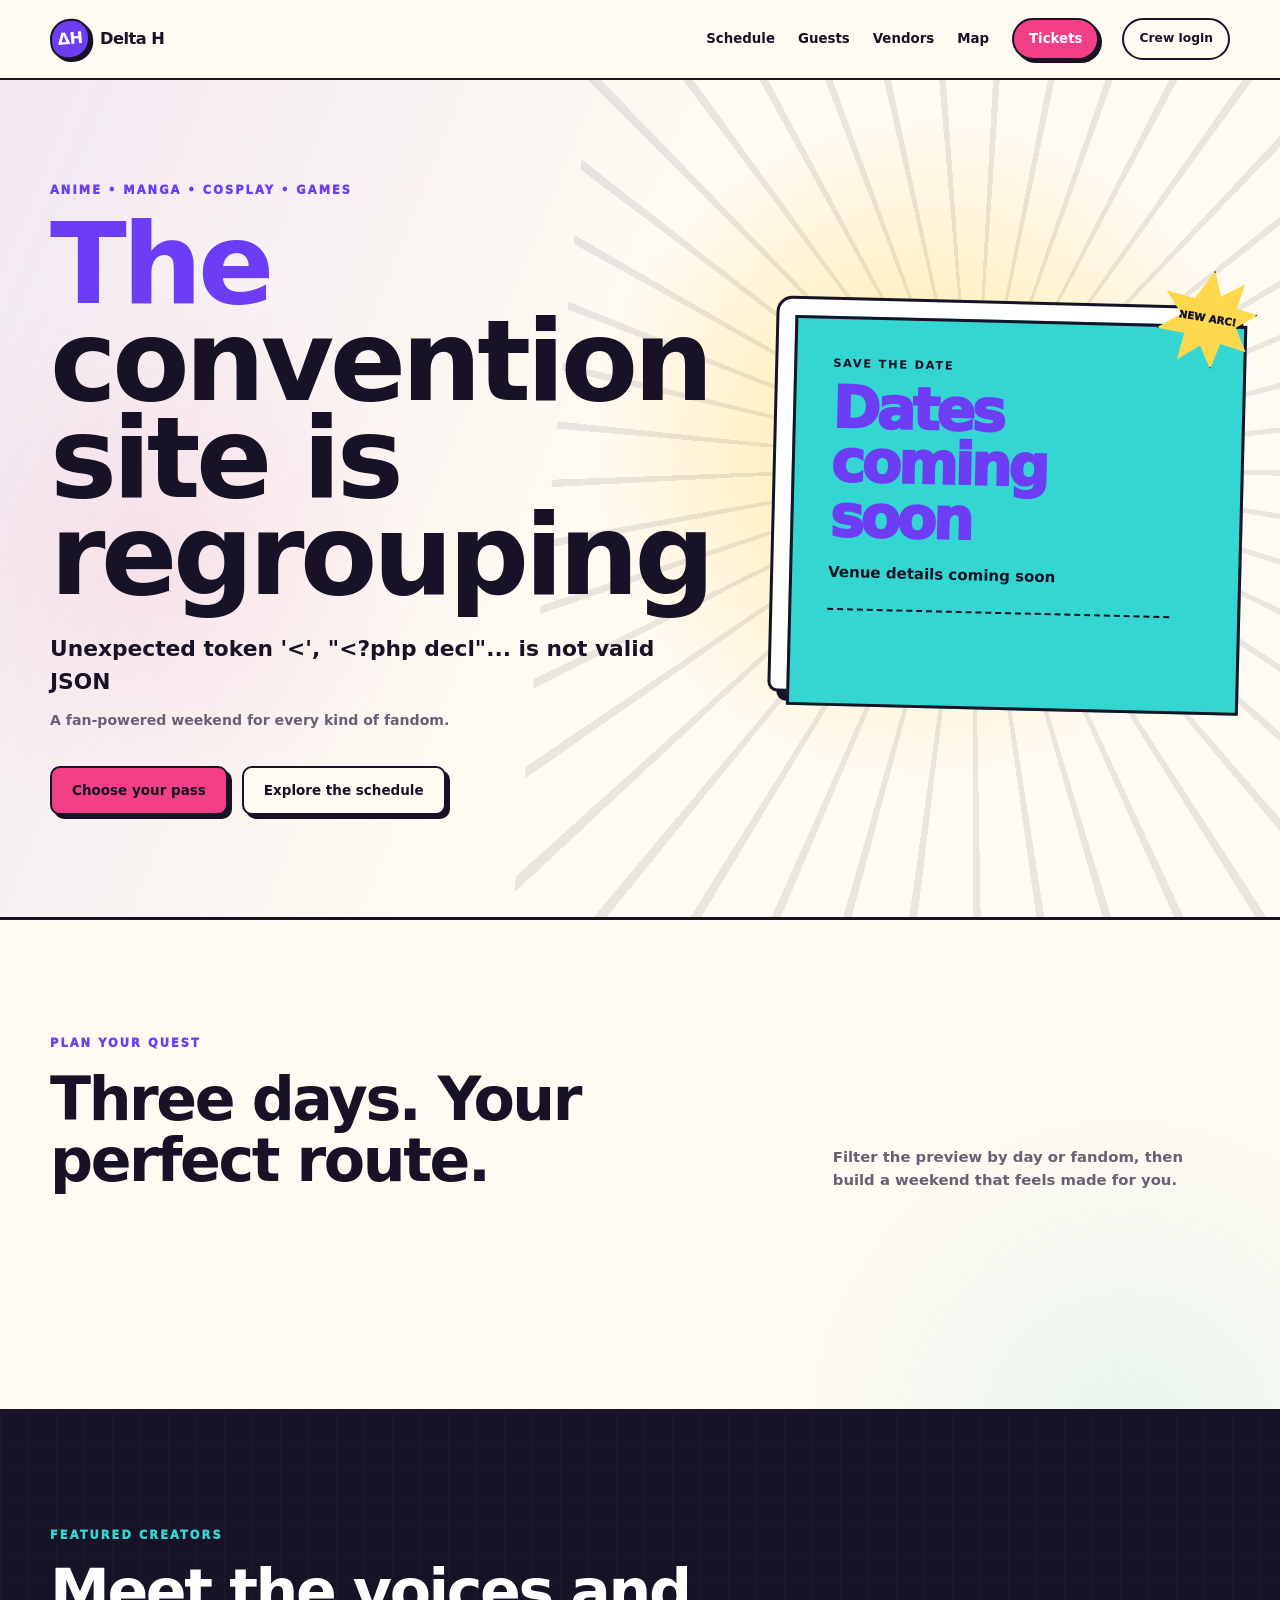
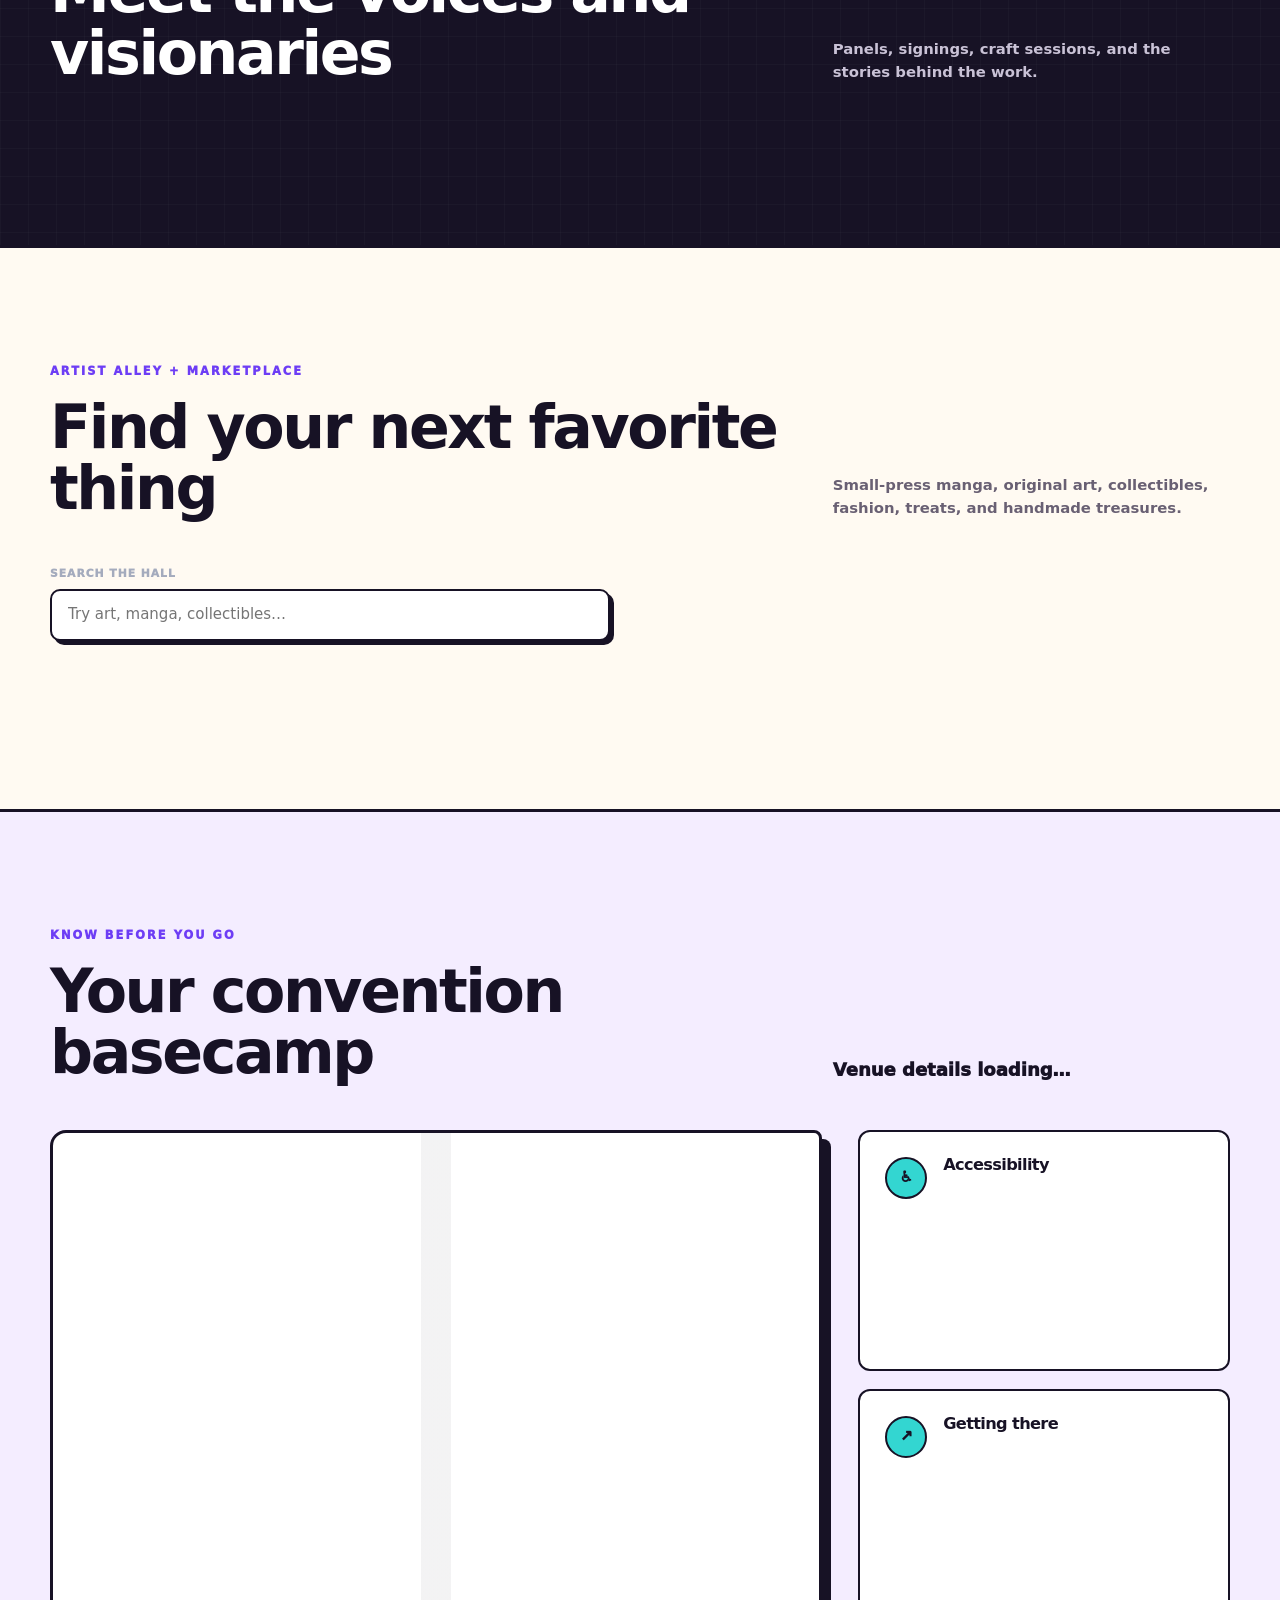
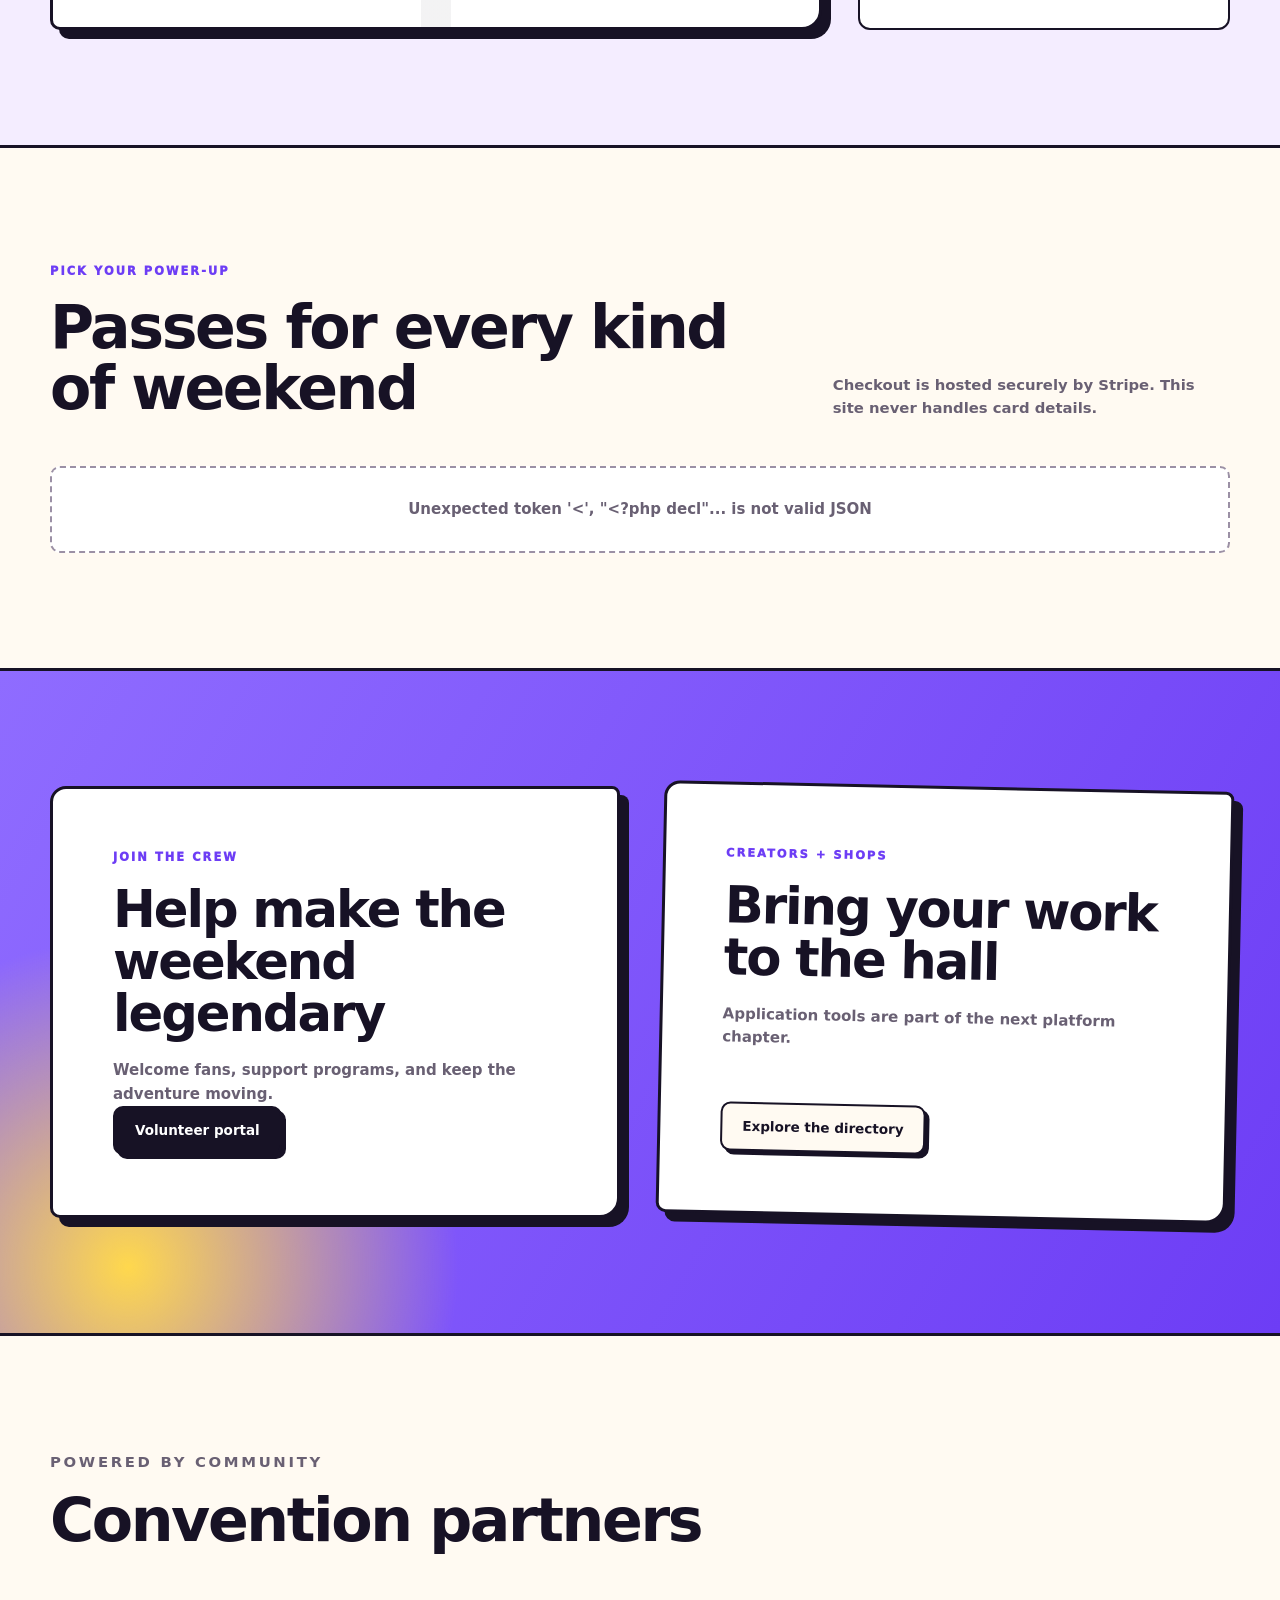
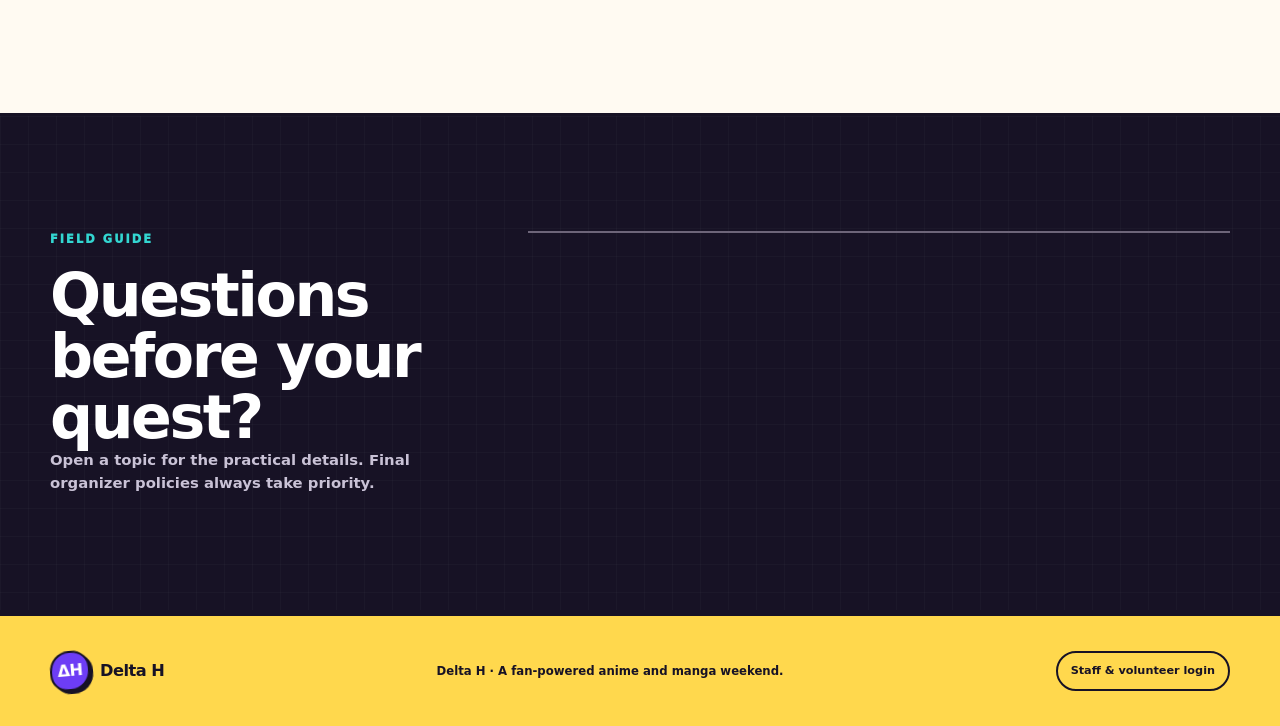
<file: index.html>
<!DOCTYPE html>
<html lang="en">
  <head>
    <meta charset="utf-8" />
    <meta name="viewport" content="width=device-width, initial-scale=1" />
    <meta name="description" content="Anime, manga, cosplay, games, artists, and community at Delta H." />
    <title>Delta H Anime &amp; Manga Festival</title>
    <link rel="icon" href="data:,">
    <!-- Cache series advanced to v=48 for the interactive Vendor Hall booth map. -->
    <link rel="stylesheet" href="styles.css?v=48" />
    <style>
      .scrollable-form {
        max-height: none;
        overflow: visible;
        padding-right: 0;
      }
      .checkbox-label {
        display: flex;
        align-items: center;
        gap: 8px;
        font-weight: 500;
        font-size: 0.9rem;
        cursor: pointer;
        margin-bottom: 8px;
      }
      .checkbox-label input {
        width: 16px;
        min-height: 16px;
        margin: 0;
      }
      .badge.pending { background: #fff7e6; color: #875600; }
      .badge.approved { background: #e8f8ee; color: #157347; }
      .badge.denied { background: #fff0f3; color: #c2415d; }
      .auth-divider {
        margin: 8px 0;
        border: 0;
        border-top: 1px solid var(--border);
      }

      /* Lockdown styles to prevent UI flashing before JS loads */
      #publicSite, #authView, #appShell {
        display: none !important;
      }
      body:not(.logged-in) #publicSite {
        display: block !important;
      }
      body.staff-login-open:not(.logged-in) #authView {
        display: flex !important;
      }
      body.logged-in #appShell {
        display: flex !important;
      }
    </style>
  </head>
  <body>
    <a class="skip-link" href="#publicMain">Skip to convention content</a>

    <!-- Public attendee website. Content is hydrated from ?action=public_event. -->
    <div id="publicSite" class="public-site">
      <header class="public-header">
        <nav id="publicNav" class="public-nav" aria-label="Convention navigation">
          <a class="public-brand" href="#home" aria-label="Convention home">
            <span class="public-brand-mark" aria-hidden="true">ΔH</span>
            <span data-event-short-name>Delta H</span>
          </a>
          <button id="publicMenuToggle" class="public-menu-toggle" type="button" aria-expanded="false" aria-controls="publicNavLinks">Explore</button>
          <div id="publicNavLinks" class="public-nav-links">
            <a href="#schedule">Schedule</a>
            <a href="#guests">Guests</a>
            <a href="#vendors">Vendors</a>
            <a href="#venue">Map</a>
            <a class="public-nav-ticket" href="#tickets">Tickets</a>
            <button id="staffLogin" class="public-staff-login" type="button" aria-haspopup="dialog" aria-controls="authView">Crew login</button>
          </div>
        </nav>
      </header>

      <main id="publicMain">
        <section id="home" class="public-hero" aria-labelledby="publicHeroTitle">
          <div class="hero-speed-lines" aria-hidden="true"></div>
          <div class="public-section hero-grid">
            <div class="hero-copy">
              <p class="public-kicker">Anime • Manga • Cosplay • Games</p>
              <h1 id="publicHeroTitle" data-event-name>Loading the next adventure…</h1>
              <p id="publicTagline" class="hero-tagline">Gather your party. The weekend starts here.</p>
              <p id="publicDescription" class="hero-description">A fan-powered weekend for every kind of fandom.</p>
              <div class="hero-actions">
                <a class="public-button public-button-primary" href="#tickets">Choose your pass</a>
                <a class="public-button public-button-ghost" href="#schedule">Explore the schedule</a>
              </div>
              <p id="publicAnnouncement" class="public-announcement" hidden></p>
            </div>
            <aside class="manga-panel hero-event-card" aria-label="Event details">
              <span class="manga-burst" aria-hidden="true">NEW ARC!</span>
              <p class="event-card-label">Save the date</p>
              <p id="publicDate" class="event-card-date">Dates coming soon</p>
              <p id="publicVenue" class="event-card-venue">Venue details coming soon</p>
              <div id="publicHighlights" class="hero-facts" aria-label="Convention highlights"></div>
            </aside>
          </div>
        </section>

        <section id="schedule" class="public-block public-section" aria-labelledby="scheduleTitle">
          <div class="public-heading-row">
            <div>
              <p class="public-kicker">Plan your quest</p>
              <h2 id="scheduleTitle">Three days. Your perfect route.</h2>
            </div>
            <p>Filter the preview by day or fandom, then build a weekend that feels made for you.</p>
          </div>
          <div id="scheduleFilters" class="schedule-filters" aria-label="Filter convention schedule"></div>
          <p id="scheduleResultCount" class="filter-result-count" aria-live="polite"></p>
          <div id="scheduleGrid" class="program-grid"></div>
        </section>

        <section id="guests" class="public-block public-block-ink" aria-labelledby="guestsTitle">
          <div class="public-section">
            <div class="public-heading-row">
              <div>
                <p class="public-kicker">Featured creators</p>
                <h2 id="guestsTitle">Meet the voices and visionaries</h2>
              </div>
              <p>Panels, signings, craft sessions, and the stories behind the work.</p>
            </div>
            <div id="guestGrid" class="guest-grid"></div>
          </div>
        </section>

        <section id="vendors" class="public-block public-section" aria-labelledby="vendorsTitle">
          <div class="public-heading-row">
            <div>
              <p class="public-kicker">Artist alley + marketplace</p>
              <h2 id="vendorsTitle">Find your next favorite thing</h2>
            </div>
            <p>Small-press manga, original art, collectibles, fashion, treats, and handmade treasures.</p>
          </div>
          <div class="vendor-search-wrap">
            <label for="vendorSearch">Search the hall</label>
            <input id="vendorSearch" type="search" placeholder="Try art, manga, collectibles…" autocomplete="off" />
          </div>
          <p id="vendorResultCount" class="filter-result-count" aria-live="polite"></p>
          <div id="vendorGrid" class="vendor-grid"></div>
        </section>

        <section id="venue" class="public-block public-block-soft" aria-labelledby="venueTitle">
          <div class="public-section">
            <div class="public-heading-row">
              <div>
                <p class="public-kicker">Know before you go</p>
                <h2 id="venueTitle">Your convention basecamp</h2>
              </div>
              <div>
                <p id="venueName" class="venue-name">Venue details loading…</p>
                <p id="venueAddress"></p>
              </div>
            </div>
            <div class="venue-layout">
              <div id="publicMap" class="manga-panel public-map" aria-label="Convention hall map"></div>
              <div class="venue-notes">
                <article>
                  <span aria-hidden="true">♿</span>
                  <div><h3>Accessibility</h3><p id="venueAccessibility"></p></div>
                </article>
                <article>
                  <span aria-hidden="true">↗</span>
                  <div><h3>Getting there</h3><p id="venueTransit"></p></div>
                </article>
              </div>
            </div>
          </div>
        </section>

        <section id="tickets" class="public-block public-section" aria-labelledby="ticketsTitle">
          <div class="public-heading-row">
            <div>
              <p class="public-kicker">Pick your power-up</p>
              <h2 id="ticketsTitle">Passes for every kind of weekend</h2>
            </div>
            <p>Checkout is hosted securely by Stripe. This site never handles card details.</p>
          </div>
          <div id="ticketGrid" class="ticket-grid" aria-live="polite"></div>
          <section id="checkoutStatus" class="checkout-status" aria-live="polite" aria-atomic="true" hidden>
            <div id="checkoutStatusIcon" class="checkout-status-icon" aria-hidden="true">◎</div>
            <div>
              <h3 id="checkoutStatusTitle">Checking your order…</h3>
              <p id="checkoutStatusMessage">Please keep this page open while payment confirmation arrives.</p>
              <div id="issuedTickets" class="issued-ticket-list"></div>
            </div>
          </section>
        </section>

        <section id="volunteer" class="public-block public-cta-block" aria-labelledby="volunteerTitlePublic">
          <div class="public-section public-cta-grid">
            <article class="manga-panel public-cta-card">
              <p class="public-kicker">Join the crew</p>
              <h2 id="volunteerTitlePublic">Help make the weekend legendary</h2>
              <p id="volunteerCtaText">Welcome fans, support programs, and keep the adventure moving.</p>
              <button class="public-button public-button-dark" type="button" data-open-staff-login>Volunteer portal</button>
            </article>
            <article class="manga-panel public-cta-card public-cta-card-alt">
              <p class="public-kicker">Creators + shops</p>
              <h2 id="vendorCtaTitle">Bring your work to the hall</h2>
              <p id="vendorCtaText">Application tools are part of the next platform chapter.</p>
              <a class="public-button public-button-ghost" href="#vendors">Explore the directory</a>
            </article>
          </div>
        </section>

        <section id="sponsors" class="public-block public-section" aria-labelledby="sponsorsTitle">
          <div class="public-heading-row sponsor-heading">
            <div><p class="public-kicker">Powered by community</p><h2 id="sponsorsTitle">Convention partners</h2></div>
          </div>
          <div id="sponsorGrid" class="sponsor-grid"></div>
        </section>

        <section id="faq" class="public-block public-block-ink" aria-labelledby="faqTitle">
          <div class="public-section faq-layout">
            <div>
              <p class="public-kicker">Field guide</p>
              <h2 id="faqTitle">Questions before your quest?</h2>
              <p>Open a topic for the practical details. Final organizer policies always take priority.</p>
            </div>
            <div id="faqList" class="faq-list"></div>
          </div>
        </section>
      </main>

      <footer class="public-footer">
        <div class="public-section">
          <a class="public-brand" href="#home"><span class="public-brand-mark" aria-hidden="true">ΔH</span><span data-event-short-name>Delta H</span></a>
          <p><span data-event-name>Delta H</span> · A fan-powered anime and manga weekend.</p>
          <button class="public-footer-login" type="button" data-open-staff-login>Staff &amp; volunteer login</button>
        </div>
      </footer>
    </div>

    <!-- ════════════════════════════════════════════════
         STAFF LOGIN DRAWER  (preserves exact Pages login card)
         ════════════════════════════════════════════════ -->
    <section id="authView" class="login-screen" aria-labelledby="authTitle" aria-modal="true" role="dialog" hidden>
      <div class="login-bg-grid" aria-hidden="true"></div>
      <button id="staffLoginClose" class="staff-login-close" type="button" aria-label="Close staff login">×</button>
      <div class="login-card">
        <div class="login-logo">
          <svg width="56" height="56" viewBox="0 0 56 56" fill="none" aria-hidden="true">
            <rect width="56" height="56" rx="14" fill="url(#lg-grad)"/>
            <path d="M14 16 L22 40 L28 28 L34 40 L42 16" stroke="#fff" stroke-width="3.5" stroke-linecap="round" stroke-linejoin="round" fill="none"/>
            <defs>
              <linearGradient id="lg-grad" x1="0" y1="0" x2="56" y2="56">
                <stop offset="0%" stop-color="#6366f1"/>
                <stop offset="100%" stop-color="#8b5cf6"/>
              </linearGradient>
            </defs>
          </svg>
        </div>
        <h1 id="authTitle">Delta H Scheduling</h1>
        <p class="login-subtitle">Volunteer Scheduling Portal for <strong>Delta H</strong></p>
        <div class="anime-dance-stage" aria-hidden="true">
          <img class="anime-dance-gif" src="assets/anime-dancer.gif" alt="" />
        </div>
        <button id="discordLoginBtn" class="login-oauth-btn" type="button">
          <svg width="24" height="24" viewBox="0 0 24 24" fill="#fff" aria-hidden="true">
            <path d="M20.317 4.369a19.79 19.79 0 0 0-4.885-1.515.074.074 0 0 0-.079.037c-.211.375-.444.864-.608 1.249a18.27 18.27 0 0 0-5.487 0 12.64 12.64 0 0 0-.617-1.25.077.077 0 0 0-.079-.036A19.736 19.736 0 0 0 3.677 4.37a.07.07 0 0 0-.032.027C.533 9.046-.32 13.58.099 18.057a.082.082 0 0 0 .031.057 19.9 19.9 0 0 0 5.993 3.03.078.078 0 0 0 .084-.028c.462-.63.874-1.295 1.226-1.994a.076.076 0 0 0-.041-.106 13.107 13.107 0 0 1-1.872-.892.077.077 0 0 1-.008-.128c.126-.094.252-.192.372-.291a.074.074 0 0 1 .077-.01c3.928 1.793 8.18 1.793 12.061 0a.074.074 0 0 1 .078.009c.12.099.246.198.373.292a.077.077 0 0 1-.006.127 12.3 12.3 0 0 1-1.873.891.077.077 0 0 0-.041.107c.36.698.772 1.362 1.225 1.993a.076.076 0 0 0 .084.028 19.839 19.839 0 0 0 6.002-3.03.077.077 0 0 0 .032-.054c.5-5.177-.838-9.674-3.549-13.66a.061.061 0 0 0-.031-.028zM8.02 15.331c-1.183 0-2.157-1.085-2.157-2.419 0-1.333.956-2.419 2.157-2.419 1.21 0 2.176 1.096 2.157 2.42 0 1.333-.956 2.418-2.157 2.418zm7.975 0c-1.183 0-2.157-1.085-2.157-2.419 0-1.333.955-2.419 2.157-2.419 1.21 0 2.176 1.096 2.157 2.42 0 1.333-.946 2.418-2.157 2.418z"/>
          </svg>
          Continue with Discord
        </button>
        <div class="login-scopes">
          <span>identify</span><span>email</span><span>guilds.join</span><span>guilds.members.read</span>
        </div>
        <p id="loginMessage" class="message login-footer" aria-live="polite"></p>
      </div>
    </section>

    <!-- ════════════════════════════════════════════════
         MAIN APP SHELL  (exact Pages app-shell / sidebar)
         ════════════════════════════════════════════════ -->
    <div id="appShell" class="app-shell">
      <aside class="sidebar" id="sidebar">
        <div class="sidebar-header">
          <svg width="32" height="32" viewBox="0 0 56 56" fill="none" aria-hidden="true">
            <rect width="56" height="56" rx="14" fill="url(#sb-grad)"/>
            <path d="M14 16 L22 40 L28 28 L34 40 L42 16" stroke="#fff" stroke-width="3.5" stroke-linecap="round" stroke-linejoin="round" fill="none"/>
            <defs><linearGradient id="sb-grad" x1="0" y1="0" x2="56" y2="56"><stop offset="0%" stop-color="#6366f1"/><stop offset="100%" stop-color="#8b5cf6"/></linearGradient></defs>
          </svg>
          <span>Delta H</span>
        </div>
        <nav class="sidebar-nav" id="sidebarNav" aria-label="Primary navigation">
          <!-- Populated by core.js from the live session/user state -->
        </nav>
        <div class="sidebar-footer">
          <div class="user-mini" id="userMini">
            <div class="user-avatar" id="userAvatar"></div>
            <div class="user-info">
              <span class="user-name" id="userName">Loading…</span>
              <span class="user-role-badge" id="userRoleBadge">Volunteer</span>
            </div>
          </div>
          <button id="logoutBtn" class="quiet-button" type="button">Log out</button>
        </div>
      </aside>

      <main class="main-content" id="mainContent">
      <button id="sidebarToggle" class="sidebar-toggle" type="button" aria-controls="sidebar" aria-expanded="false">☰ Menu</button>
      <div id="viewContainer">
      <section id="dashboardView" class="view" aria-labelledby="dashboardTitle">
        <h2 id="dashboardTitle" class="visually-hidden">Dashboard</h2>
        <!-- Command Center / volunteer summary is rendered by renderDashboard()
             into this container using the Pages dashboard structural classes
             (page-header, stat-grid, stat-card, grid-2, card, log-entry,
             progress). All values are real session data. -->
        <div id="dashboardContent"></div>
      </section>

      <section id="applicationView" class="view" aria-labelledby="applicationTitle">
        <div class="page-heading">
          <div>
            <p class="eyebrow">Discord volunteer application</p>
            <h2 id="applicationTitle">Finish your Delta H application</h2>
            <p class="summary">Your Discord account is linked. Complete these questions so coordinators can review and approve your volunteer account.</p>
          </div>
        </div>

        <section class="panel application-panel">
          <form id="createAccountForm" class="application-form scrollable-form">
            <section class="signup-step is-active" data-signup-step="identity">
              <p class="eyebrow">Step 1</p>
              <h3>Discord and basics</h3>
              <div class="form-grid">
                <label>What is your Discord handle?
                  <input id="applyDiscord" type="text" placeholder="@username" required />
                </label>
                <label>What is your date of birth?
                  <input id="applyDob" type="date" required />
                </label>
                <label>What is your T-shirt size?
                  <select id="applyShirtSize" required>
                    <option value="" disabled selected>Select size</option>
                    <option value="S">Small</option>
                    <option value="M">Medium</option>
                    <option value="L">Large</option>
                    <option value="XL">XL</option>
                    <option value="2XL">2XL</option>
                    <option value="3XL">3XL</option>
                    <option value="4XL">4XL</option>
                  </select>
                </label>
              </div>
            </section>

            <section class="signup-step" data-signup-step="team">
              <p class="eyebrow">Step 2</p>
              <h3>Department and days</h3>
              <div class="form-grid">
                <label>What department are you requesting to volunteer with?
                  <select id="applyDepartment" required>
                    <option value="" selected disabled>Select department</option>
                  </select>
                </label>
                <label>How many volunteer hours are you willing to work?
                  <input id="applyRequestedHours" type="number" min="1" max="80" step="1" placeholder="Example: 12" required />
                </label>
              </div>
              <div>
                <p class="field-label">What days are you available to volunteer?</p>
                <div id="applyDayOptions" class="day-option-grid" aria-label="Volunteer day options"></div>
              </div>
            </section>

            <section class="signup-step" data-signup-step="availability">
              <p class="eyebrow">Step 3</p>
              <h3>Choose your available times</h3>
              <p class="summary">Choose All day or enter the exact start and end time you can work. Coordinators only see you for shifts that fit your range.</p>
              <div id="applyAvailabilityGrid" class="availability-grid compact-availability"></div>
            </section>

            <section class="signup-step" data-signup-step="logistics">
              <p class="eyebrow">Step 4</p>
              <h3>Crash space, experience, and notes</h3>
              <div class="form-grid">
                <label>Do you need crash space?
                  <select id="applyHotel" required>
                    <option value="" disabled selected>Select one</option>
                    <option value="No">No</option>
                    <option value="Yes">Yes</option>
                  </select>
                </label>
                <label>How do you identify your gender?
                  <select id="applyGender" required>
                    <option value="" disabled selected>Select one</option>
                    <option value="Female">Female</option>
                    <option value="Male">Male</option>
                    <option value="Other">Other</option>
                    <option value="Prefer not to say">Prefer not to say</option>
                  </select>
                </label>
                <label>Do you have any allergies? If yes, please list them.
                  <input id="applyAllergies" type="text" placeholder="None, shellfish, gluten, etc." required />
                </label>
              </div>
              <label>Have you worked with us before? If so, what department did you work with?
                <textarea id="applyPreviousExperience" rows="3" placeholder="No, or list the department/event"></textarea>
              </label>
              <label>Do you have any relevant experience or skills?
                <textarea id="applySkills" rows="3" placeholder="Customer service, radios, tech, line control, etc."></textarea>
              </label>
              <label>Is there anything else we should know? Are you volunteering with a group of friends? If so, please list their names.
                <textarea id="applyAdditionalNotes" rows="4" placeholder="Friends, buddy requests, carpool notes, or anything coordinators should know"></textarea>
              </label>
            </section>

            <div class="signup-progress" aria-hidden="true">
              <span class="is-active"></span>
              <span></span>
              <span></span>
              <span></span>
            </div>

            <div class="submit-bar">
              <p id="applicationStatus" class="summary">After you submit, your account stays pending until a coordinator approves it.</p>
              <button id="submitApplicationBtn" class="primary-button" type="submit">Submit Application</button>
            </div>
            <p id="createMessage" class="message" aria-live="polite"></p>
          </form>
        </section>
      </section>

      <section id="volunteerView" class="view active" aria-labelledby="volunteerTitle">
        <div class="page-heading">
          <div>
            <p class="eyebrow" id="volDepartmentHeader">Shift pickup</p>
            <h2 id="volunteerTitle">Build your work schedule</h2>
          </div>
        </div>

        <section class="panel profile-panel" aria-labelledby="profileTitle">
          <div class="profile-row">
            <img id="profilePhotoPreview" class="profile-photo" alt="Profile photo preview" />
            <div>
              <p class="eyebrow">Profile</p>
              <h2 id="profileTitle">Your volunteer photo</h2>
              <p class="summary">Upload a clear photo so coordinators can recognize you at check-in.</p>
            </div>
            <label class="photo-upload">Photo
              <input id="profilePhotoInput" type="file" accept="image/png,image/jpeg,image/webp" />
            </label>
          </div>
          <p id="profileMessage" class="message" aria-live="polite"></p>
        </section>

        <section class="panel preferences-panel" aria-labelledby="preferencesTitle">
          <div class="panel-heading">
            <div>
              <p class="eyebrow">Buddy and carpool</p>
              <h2 id="preferencesTitle">Schedule preferences</h2>
              <p class="summary">Tell coordinators who you are trying to work near or travel with.</p>
            </div>
            <button id="savePreferencesBtn" class="quiet-button" type="button">Save preferences</button>
          </div>
          <div class="form-grid preference-grid">
            <label>Buddy request <input id="profileBuddyRequest" type="text" placeholder="Name or note" /></label>
            <label>Carpool request <input id="profileCarpoolRequest" type="text" placeholder="Driver, rider, or group" /></label>
          </div>
          <p id="preferenceMessage" class="message" aria-live="polite"></p>
        </section>

        <section class="panel availability-panel" aria-labelledby="availabilityTitle">
          <div class="panel-heading">
            <div>
              <p class="eyebrow">Availability</p>
              <h2 id="availabilityTitle">Your available days and times</h2>
              <p class="summary">Choose All day or enter the exact times you can work. Coordinators only see you for shifts that fit your range.</p>
            </div>
            <button id="saveAvailabilityBtn" class="quiet-button" type="button">Save availability</button>
          </div>
          <div id="profileAvailabilityGrid" class="availability-grid"></div>
          <p id="availabilityMessage" class="message" aria-live="polite"></p>
        </section>

        <section class="panel my-schedule-panel" aria-labelledby="myScheduleTitle">
          <div class="panel-heading">
            <div>
              <p class="eyebrow">My volunteer schedule</p>
              <h2 id="myScheduleTitle">Your shifts and hours</h2>
            </div>
            <div class="clock-actions">
              <span id="myClockStatus" class="status-pill">Not scheduled</span>
              <button id="volClockInBtn" class="quiet-button" type="button">Clock in</button>
              <button id="volClockOutBtn" class="quiet-button" type="button">Clock out</button>
            </div>
          </div>
          <div id="myScheduleSummary" class="my-schedule-summary"></div>
          <div id="myShiftList" class="my-shift-list" aria-live="polite"></div>
          <p id="volunteerClockMessage" class="message" aria-live="polite"></p>
        </section>

        <div class="toolbar">
          <p id="selectionSummary" class="summary">No shifts selected yet.</p>
          <label>Sort shifts
            <select id="volunteerShiftSort">
              <option value="day">Day and time</option>
              <option value="department">Department</option>
              <option value="title">Title</option>
            </select>
          </label>
        </div>

        <div id="shiftList" class="shift-grid" aria-live="polite"></div>

        <div class="submit-bar">
          <button id="submitVolunteerBtn" class="primary-button" type="button">Save Schedule</button>
        </div>
      </section>

      <section id="guestRelationsView" class="view pages-view" aria-labelledby="guestRelationsTitle">
        <h2 id="guestRelationsTitle" class="visually-hidden">Guest Relations</h2>
        <div class="page-header">
          <div class="page-title-group">
            <h1>Guest Relations</h1>
            <p>Track guest flights and arrivals</p>
          </div>
          <div class="page-actions">
            <button id="addGuestToggleBtn" class="btn btn-primary" type="button">+ Add Guest</button>
          </div>
        </div>

        <div id="guestRelationsStats" class="stat-grid" aria-label="Guest totals"></div>

        <section class="panel add-guest-panel" id="addGuestPanel" hidden>
          <div class="panel-heading">
            <div>
              <p class="eyebrow">Arrivals</p>
              <h2>Add a guest flight</h2>
            </div>
            <button id="closeAddGuestBtn" class="quiet-button" type="button">Close</button>
          </div>
          <form id="guestFlightForm" class="form-grid">
            <label>Guest name<input id="guestFlightName" type="text" required /></label>
            <label>Airline confirmation number<input id="guestConfirmationNumber" type="password" autocomplete="off" maxlength="80" required /></label>
            <label>Flight number<input id="guestFlightNumber" type="text" placeholder="AA1234" required /></label>
            <label>Flight date<input id="guestFlightDate" type="date" required /></label>
            <label>Assigned pickup person<select id="guestPickupAssignee" required><option value="">Choose active Guest Relations staff</option></select></label>
            <div class="form-actions"><button class="primary-button" type="submit">Track flight</button></div>
          </form>
          <p id="guestFlightMessage" class="message" aria-live="polite"></p>
        </section>

        <div class="card animate-in">
          <div class="card-header">
            <span class="card-title">Flight Tracking</span>
            <div class="flight-tracking-actions">
              <span class="badge badge-neutral">Flight API: Optional (not configured)</span>
              <button id="refreshGuestFlightsBtn" class="btn btn-sm btn-ghost" type="button">Refresh flight status</button>
            </div>
          </div>
          <div class="card-body">
            <div id="guestFlightList" class="flight-list"></div>
          </div>
        </div>
      </section>

      <section id="vendorHallView" class="view" aria-labelledby="vendorHallTitle">
        <div class="page-heading">
          <div>
            <p class="eyebrow">Vendor Hall</p>
            <h2 id="vendorHallTitle">Interactive booth map</h2>
          </div>
          <div id="vendorHallSummary" class="vendor-hall-summary" aria-live="polite"></div>
        </div>

        <section class="vendor-hall-layout">
          <div class="panel vendor-hall-map-panel">
            <div class="panel-heading vendor-hall-map-heading">
              <div>
                <p class="eyebrow">Floor plan</p>
                <h2>Booth positions</h2>
                <p class="summary">Click or press Enter on a booth to assign a vendor and read or add notes. Each state carries a distinct shape and text label, so status never depends on color alone.</p>
              </div>
              <div class="vendor-hall-zoom" role="group" aria-label="Map zoom controls">
                <button type="button" id="vendorHallZoomOut" class="btn btn-sm" aria-label="Zoom out">−</button>
                <span id="vendorHallZoomLabel" class="vendor-hall-zoom-label" aria-live="polite">100%</span>
                <button type="button" id="vendorHallZoomIn" class="btn btn-sm" aria-label="Zoom in">+</button>
                <button type="button" id="vendorHallZoomReset" class="btn btn-sm">Reset</button>
              </div>
            </div>
            <div class="vendor-hall-legend">
              <span class="vendor-hall-legend-item"><span class="vendor-hall-chip is-available" aria-hidden="true">○</span> Unassigned</span>
              <span class="vendor-hall-legend-item"><span class="vendor-hall-chip is-occupied" aria-hidden="true">●</span> Assigned vendor</span>
              <span class="vendor-hall-legend-item"><span class="vendor-hall-chip has-notes" aria-hidden="true">✎</span> Has notes</span>
            </div>
            <div id="vendorHallMapFrame" class="vendor-hall-mapframe" tabindex="0" aria-label="Vendor hall floor plan. Scroll to pan across the map.">
              <div id="vendorHallStage" class="vendor-hall-stage">
                <img id="vendorHallImage" class="vendor-hall-image" src="./assets/vendor-hall-floor-plan.webp" alt="Vendor hall floor plan diagram showing all vendor booth positions and aisles" draggable="false" />
                <div id="vendorHallMap" class="vendor-hall-map" role="list" aria-label="Vendor Hall booth targets"></div>
              </div>
            </div>
          </div>

          <aside class="panel vendor-hall-list-panel">
            <div class="panel-heading">
              <div>
                <p class="eyebrow">All booths</p>
                <h2>Searchable list</h2>
                <p class="summary">Every booth is reachable here without precise pointer input.</p>
              </div>
            </div>
            <label class="vendor-hall-search-label" for="vendorHallSearch">Search booths
              <input id="vendorHallSearch" type="search" placeholder="Booth ID or vendor name…" autocomplete="off" />
            </label>
            <p id="vendorHallListSummary" class="summary" aria-live="polite"></p>
            <ul id="vendorHallList" class="vendor-hall-list" aria-label="Booth list"></ul>
          </aside>
        </section>

        <div id="vendorHallDrawer" class="vendor-hall-drawer" role="dialog" aria-modal="true" aria-labelledby="vendorHallDrawerTitle" hidden>
          <div class="vendor-hall-drawer-backdrop" data-vendor-drawer-close></div>
          <div class="vendor-hall-drawer-panel" role="document">
            <div class="vendor-hall-drawer-head">
              <div>
                <p class="eyebrow">Booth</p>
                <h2 id="vendorHallDrawerTitle">Booth</h2>
                <p id="vendorHallDrawerState" class="summary"></p>
              </div>
              <button type="button" class="icon-button" id="vendorHallDrawerClose" data-vendor-drawer-close aria-label="Close booth details">✕</button>
            </div>

            <form id="vendorHallForm" class="form-grid vendor-hall-assign-form" hidden>
              <input id="vendorHallSpotCode" type="hidden" />
              <label class="span-two">Vendor name
                <input id="vendorHallVendorName" type="text" maxlength="160" autocomplete="off" required />
              </label>
              <p id="vendorHallUpdatedMeta" class="summary"></p>
              <div class="form-actions">
                <button class="primary-button" type="submit">Save vendor</button>
                <button id="vendorHallClearBtn" class="danger-button" type="button">Clear</button>
              </div>
              <p id="vendorHallMessage" class="message" aria-live="polite"></p>
            </form>

            <div class="vendor-hall-notes">
              <h3>Notes</h3>
              <ol id="vendorHallNoteList" class="vendor-hall-note-list" aria-label="Booth notes, oldest first"></ol>
              <form id="vendorHallNoteForm" class="vendor-hall-note-form">
                <label class="span-two">Add a note
                  <textarea id="vendorHallNoteText" rows="3" maxlength="2000" placeholder="Setup details, power needs, contacts, incidents…" required></textarea>
                </label>
                <div class="form-actions">
                  <button class="primary-button" type="submit">Add note</button>
                </div>
                <p id="vendorHallNoteMessage" class="message" aria-live="polite"></p>
              </form>
            </div>
          </div>
        </div>
      </section>

      <section id="safetyView" class="view safety-view" aria-labelledby="safetyTitle">
        <div class="page-heading safety-heading">
          <div>
            <p class="eyebrow">Safety operations</p>
            <h2 id="safetyTitle">Incident command log</h2>
            <p class="summary">Create, update, and document incidents with a complete evidence trail.</p>
          </div>
          <button id="newIncidentBtn" class="primary-button safety-primary" type="button">New incident</button>
        </div>

        <section id="safetyStats" class="stats-grid safety-stats" aria-label="Incident totals"></section>

        <section class="safety-workspace">
          <aside class="panel incident-index-panel">
            <div class="panel-heading">
              <div>
                <p class="eyebrow">Incident queue</p>
                <h2>Reports</h2>
              </div>
              <span id="incidentResultCount" class="status-pill">0 reports</span>
            </div>
            <div class="incident-filters">
              <label class="search-field">Search
                <input id="incidentSearch" type="search" placeholder="Number, title, or location" />
              </label>
              <label>Status
                <select id="incidentStatusFilter">
                  <option value="All">All statuses</option>
                  <option value="Open">Open</option>
                  <option value="Investigating">Investigating</option>
                  <option value="Monitoring">Monitoring</option>
                  <option value="Resolved">Resolved</option>
                  <option value="Closed">Closed</option>
                </select>
              </label>
              <label>Severity
                <select id="incidentSeverityFilter">
                  <option value="All">All severities</option>
                  <option value="Critical">Critical</option>
                  <option value="High">High</option>
                  <option value="Moderate">Moderate</option>
                  <option value="Low">Low</option>
                </select>
              </label>
            </div>
            <div id="incidentList" class="incident-list" aria-live="polite"></div>
          </aside>

          <article class="panel incident-editor-panel">
            <div class="incident-editor-header">
              <div>
                <p class="eyebrow">Incident record</p>
                <h2 id="incidentEditorTitle">Create a new report</h2>
              </div>
              <span id="incidentNumberBadge" class="incident-number">Draft</span>
            </div>

            <form id="incidentForm" class="incident-form">
              <input id="incidentId" type="hidden" />
              <div class="form-grid incident-top-grid">
                <label class="span-two">Title
                  <input id="incidentTitle" type="text" maxlength="180" placeholder="Short, factual summary" required />
                </label>
                <label>Type
                  <select id="incidentType" required>
                    <option value="Medical">Medical</option>
                    <option value="Injury">Injury</option>
                    <option value="Security">Security</option>
                    <option value="Lost child">Lost child</option>
                    <option value="Harassment">Harassment</option>
                    <option value="Property damage">Property damage</option>
                    <option value="Crowd / line">Crowd / line</option>
                    <option value="Other" selected>Other</option>
                  </select>
                </label>
                <label>Severity
                  <select id="incidentSeverity" required>
                    <option value="Low">Low</option>
                    <option value="Moderate">Moderate</option>
                    <option value="High">High</option>
                    <option value="Critical">Critical</option>
                  </select>
                </label>
                <label>Status
                  <select id="incidentStatus" required>
                    <option value="Open">Open</option>
                    <option value="Investigating">Investigating</option>
                    <option value="Monitoring">Monitoring</option>
                    <option value="Resolved">Resolved</option>
                    <option value="Closed">Closed</option>
                  </select>
                </label>
                <label>Occurred at
                  <input id="incidentOccurredAt" type="datetime-local" required />
                </label>
                <label class="span-two">Location
                  <input id="incidentLocation" type="text" maxlength="180" placeholder="Room, hall, entrance, or nearby landmark" />
                </label>
              </div>

              <label>What happened?
                <textarea id="incidentDescription" rows="5" maxlength="30000" placeholder="Record observable facts, sequence of events, and immediate risks." required></textarea>
              </label>
              <label>Actions taken
                <textarea id="incidentActionsTaken" rows="4" maxlength="30000" placeholder="First aid, de-escalation, escort, notifications, or follow-up."></textarea>
              </label>
              <div class="form-grid">
                <label>People involved
                  <textarea id="incidentPeopleInvolved" rows="3" maxlength="30000" placeholder="Names, badge numbers, descriptions, or contact details as appropriate."></textarea>
                </label>
                <label>Witnesses
                  <textarea id="incidentWitnesses" rows="3" maxlength="30000" placeholder="Witness names and contact details."></textarea>
                </label>
              </div>
              <div class="incident-flags">
                <label class="checkbox-label"><input id="incidentMedicalAttention" type="checkbox" /> Medical attention provided or requested</label>
                <label class="checkbox-label"><input id="incidentPoliceContacted" type="checkbox" /> Law enforcement contacted</label>
              </div>
              <div class="form-actions incident-save-row">
                <p id="incidentFormMessage" class="message" aria-live="polite"></p>
                <button id="clearIncidentBtn" class="quiet-button" type="button">Clear</button>
                <button class="primary-button safety-primary" type="submit">Save incident</button>
              </div>
            </form>

            <section id="incidentEvidenceSection" class="incident-subsection" aria-labelledby="evidenceTitle">
              <div class="panel-heading">
                <div>
                  <p class="eyebrow">Attached evidence</p>
                  <h3 id="evidenceTitle">Photos, files, and links</h3>
                </div>
                <span class="privacy-chip">Safety access only</span>
              </div>
              <p id="evidenceEmptyHint" class="summary">Save the incident before attaching evidence.</p>
              <div id="evidenceControls" class="evidence-controls" hidden>
                <div class="evidence-upload-card">
                  <label>Upload photo or PDF
                    <input id="incidentEvidenceFile" type="file" accept="image/jpeg,image/png,image/webp,image/gif,application/pdf" />
                  </label>
                  <label>Caption
                    <input id="incidentEvidenceCaption" type="text" maxlength="500" placeholder="What this evidence shows" />
                  </label>
                  <button id="uploadEvidenceBtn" class="quiet-button" type="button">Upload evidence</button>
                </div>
                <div class="evidence-upload-card">
                  <label>Imgur or HTTPS link
                    <input id="incidentEvidenceUrl" type="url" maxlength="2048" placeholder="https://i.imgur.com/..." />
                  </label>
                  <label>Caption
                    <input id="incidentEvidenceUrlCaption" type="text" maxlength="500" placeholder="Source or context" />
                  </label>
                  <button id="attachEvidenceUrlBtn" class="quiet-button" type="button">Attach link</button>
                </div>
              </div>
              <p id="incidentEvidenceMessage" class="message" aria-live="polite"></p>
              <div id="incidentEvidenceList" class="evidence-grid"></div>
            </section>

            <section id="incidentActivitySection" class="incident-subsection" aria-labelledby="activityTitle">
              <div class="panel-heading"><div><p class="eyebrow">Audit trail</p><h3 id="activityTitle">Report activity</h3></div></div>
              <div id="incidentActivityList" class="incident-timeline"></div>
            </section>
          </article>
        </section>
      </section>

      <section id="managementView" class="view" aria-labelledby="managementTitle">
        <div class="page-heading">
          <div>
            <p class="eyebrow">Personnel</p>
            <h2 id="managementTitle">Management Portal</h2>
          </div>
        </div>

        <section id="managementOverview" class="stats-grid management-overview" aria-label="Management overview"></section>

        <section class="panel alert-command-panel" aria-labelledby="shiftAlertTitle">
          <div class="panel-heading">
            <div>
              <p class="eyebrow">Automated accountability</p>
              <h2 id="shiftAlertTitle">Missed shift check-in alerts</h2>
              <p class="summary">DM designated department heads when an assigned volunteer is still missing after the grace period.</p>
            </div>
            <div class="alert-live-chip"><span></span> Discord DM workflow</div>
          </div>

          <div class="alert-workspace">
            <form id="shiftAlertRuleForm" class="alert-rule-form">
              <div class="form-grid alert-rule-grid">
                <label class="span-two">Shift
                  <select id="alertShiftSelect" required></select>
                </label>
                <label>Actual event date
                  <input id="alertShiftDate" type="date" required />
                </label>
                <label>Grace period
                  <select id="alertGraceMinutes">
                    <option value="5">5 minutes</option>
                    <option value="10">10 minutes</option>
                  </select>
                </label>
              </div>
              <label class="checkbox-label alert-enabled"><input id="alertRuleEnabled" type="checkbox" checked /> Alert is active for this shift</label>
              <fieldset class="recipient-fieldset">
                <legend>Who should receive the Discord DM?</legend>
                <p class="summary">Choose one or more linked department heads or responders.</p>
                <div id="alertRecipientList" class="recipient-grid"></div>
              </fieldset>
              <label>Message template
                <textarea id="alertMessageTemplate" rows="3" maxlength="1800" placeholder="Leave blank for the recommended message."></textarea>
              </label>
              <p class="placeholder-help">Available placeholders: {volunteer}, {shift}, {department}, {date}, {day}, {time}, {grace}</p>
              <div class="form-actions alert-form-actions">
                <p id="shiftAlertMessage" class="message" aria-live="polite"></p>
                <button id="runShiftAlertsBtn" class="quiet-button" type="button">Run alert scan now</button>
                <button class="primary-button" type="submit">Save alert rule</button>
              </div>
            </form>

            <aside class="alert-activity-column">
              <div>
                <p class="eyebrow">Configured shifts</p>
                <div id="alertRuleList" class="alert-rule-list"></div>
              </div>
              <div>
                <p class="eyebrow">Recent deliveries</p>
                <div id="alertDeliveryList" class="alert-delivery-list"></div>
              </div>
            </aside>
          </div>
        </section>

        <section class="management-shell">
          <article class="panel command-panel" aria-labelledby="createShiftTitle">
            <div class="panel-heading">
              <div>
                <p class="eyebrow">Shift builder</p>
                <h2 id="createShiftTitle">Create shift from template</h2>
              </div>
            </div>
            <form id="createShiftForm" class="form-grid shift-builder-grid">
              <label>Template<select id="shiftTemplateSelect"></select></label>
              <label>Department<select id="newShiftDepartment" required></select></label>
              <label>Title<input id="newShiftTitle" type="text" required /></label>
              <label>Day
                <select id="newShiftDay" required>
                  <option value="Wednesday">Wednesday</option>
                  <option value="Thursday">Thursday</option>
                  <option value="Friday">Friday</option>
                  <option value="Saturday">Saturday</option>
                  <option value="Sunday">Sunday</option>
                  <option value="Monday">Monday</option>
                </select>
              </label>
              <label>Time<input id="newShiftTime" type="text" placeholder="1:00 PM - 5:00 PM" required /></label>
              <label>Hours<input id="newShiftHours" type="number" min="1" value="4" required /></label>
              <label>Capacity<input id="newShiftCapacity" type="number" min="1" value="2" required /></label>
              <label>Note<input id="newShiftNote" type="text" placeholder="Optional" /></label>
              <div class="form-actions">
                <button class="primary-button" type="submit">Create shift</button>
              </div>
            </form>
            <p id="createShiftMessage" class="message" aria-live="polite"></p>
          </article>

          <article class="panel command-panel">
            <div class="panel-heading">
              <div>
                <p class="eyebrow">Assignments</p>
                <h2>Assign, revoke, or override</h2>
              </div>
            </div>
            <div class="assignment-controls">
              <label>Department<select id="manageShiftDepartmentFilter"></select></label>
              <label>Shift<select id="manageShiftSelect"></select></label>
              <label>Volunteer<select id="manageVolunteerSelect"></select></label>
              <div class="button-row">
                <button id="assignVolunteerBtn" class="primary-button" type="button">Assign</button>
                <button id="revokeVolunteerBtn" class="quiet-button" type="button">Revoke</button>
                <button id="deleteShiftBtn" class="danger-button" type="button">Delete shift</button>
              </div>
            </div>
            <div class="assignment-board">
              <div>
                <p class="eyebrow">Recommended</p>
                <div id="shiftRecommendedList" class="admin-card-list"></div>
              </div>
              <div>
                <p class="eyebrow">Currently assigned</p>
                <div id="shiftAssignedList" class="admin-card-list"></div>
              </div>
            </div>
            <p id="assignmentMessage" class="message" aria-live="polite"></p>
          </article>

          <article class="panel command-panel">
            <div class="panel-heading">
              <div>
                <p class="eyebrow">Exports</p>
                <h2>Schedule export</h2>
              </div>
            </div>
            <div class="export-controls">
              <label>Export type
                <select id="exportMode">
                  <option value="day">All shifts by day</option>
                  <option value="volunteer">All shifts by volunteer</option>
                  <option value="department">All shifts by department</option>
                  <option value="coordinator">Coordinator rollup with food count</option>
                </select>
              </label>
              <label>Day
                <select id="exportDay">
                  <option value="All days">All days</option>
                  <option value="Wednesday">Wednesday</option>
                  <option value="Thursday">Thursday</option>
                  <option value="Friday">Friday</option>
                  <option value="Saturday">Saturday</option>
                  <option value="Sunday">Sunday</option>
                  <option value="Monday">Monday</option>
                </select>
              </label>
              <div class="form-actions">
                <button id="exportScheduleBtn" class="primary-button" type="button">Export CSV</button>
              </div>
              <button id="exportAllergiesBtn" class="quiet-button" type="button">Export allergies</button>
            </div>
            <p id="exportMessage" class="message" aria-live="polite"></p>
          </article>

          <article class="panel command-panel">
            <div class="panel-heading">
              <div>
                <p class="eyebrow">Food and counts</p>
                <h2>Daily meal counts</h2>
              </div>
            </div>
            <div class="meal-controls">
              <label>Breakfast<select id="breakfastWindow"></select></label>
              <label>Lunch<select id="lunchWindow"></select></label>
              <label>Dinner<select id="dinnerWindow"></select></label>
              <button id="saveMealWindowsBtn" class="quiet-button" type="button">Save meal times</button>
            </div>
            <div id="dailyCountList" class="admin-card-list"></div>
          </article>

          <article class="panel command-panel">
            <div class="panel-heading">
              <div>
                <p class="eyebrow">Bulk import</p>
                <h2>Import shifts from Excel</h2>
              </div>
            </div>
            <div class="import-controls">
              <div class="button-row">
                <button id="downloadShiftTemplateBtn" class="quiet-button" type="button">Download XLSX template</button>
              </div>
              <label>Shift workbook
                <input id="shiftImportFile" type="file" accept=".xlsx" />
              </label>
              <button id="importShiftsBtn" class="primary-button" type="button">Import shifts</button>
            </div>
            <p id="shiftImportMessage" class="message" aria-live="polite"></p>
          </article>
        </section>

        <section class="panel hotel-panel" style="margin-bottom: 24px;">
          <div class="panel-heading">
            <div>
              <p class="eyebrow">Hotels</p>
              <h2>Hotel rooms and check-in</h2>
            </div>
          </div>
          <div class="hotel-tools">
            <label>Room name<input id="hotelRoomName" type="text" placeholder="Room 401" /></label>
            <label>Capacity<input id="hotelRoomCapacity" type="number" min="1" value="4" /></label>
            <label>Room type
              <select id="hotelRoomGender">
                <option value="">Any</option>
                <option value="Female">Female</option>
                <option value="Male">Male</option>
                <option value="Other">Other</option>
              </select>
            </label>
            <button id="createHotelRoomBtn" class="primary-button" type="button">Add room</button>
            <label>Sort/filter
              <select id="hotelGenderFilter">
                <option value="All">All</option>
                <option value="Female">Female</option>
                <option value="Male">Male</option>
                <option value="Other">Other</option>
                <option value="Unspecified">Unspecified</option>
              </select>
            </label>
          </div>
          <div id="hotelRoomList" class="hotel-room-grid"></div>
          <p id="hotelMessage" class="message" aria-live="polite"></p>
        </section>

        <section class="panel" style="margin-bottom: 24px;">
          <div class="panel-heading">
            <div>
              <p class="eyebrow">Action Required</p>
              <h2>Pending Applications</h2>
            </div>
          </div>
          <div class="table-wrap">
            <table>
              <thead>
                <tr>
                  <th>Applicant</th>
                  <th>Request</th>
                  <th>Availability</th>
                  <th>Details</th>
                  <th>Crash Space</th>
                  <th>Actions</th>
                </tr>
              </thead>
              <tbody id="pendingApplicationsBody"></tbody>
            </table>
          </div>
        </section>

        <section class="panel">
          <div class="panel-heading roster-panel-heading">
            <div>
              <p class="eyebrow">Roster</p>
              <h2>Active Accounts</h2>
              <div id="shirtSizeSummary" class="shirt-size-summary" aria-live="polite"></div>
              <div id="volunteerProfileDashboardSummary" class="shirt-size-summary" aria-live="polite"></div>
            </div>
            <div class="roster-toolbar" aria-label="Volunteer roster filters">
              <label class="compact-field">
                <span>Search</span>
                <input id="rosterSearch" type="search" placeholder="Name, email, or Discord" autocomplete="off" />
              </label>
              <label class="compact-field">
                <span>Department</span>
                <select id="rosterDepartmentFilter"><option value="all">All departments</option></select>
              </label>
              <label class="compact-field">
                <span>T-shirt</span>
                <select id="rosterShirtFilter">
                  <option value="all">All pickup statuses</option>
                  <option value="pending">Needs pickup</option>
                  <option value="picked">Picked up</option>
                </select>
              </label>
              <label class="compact-field">
                <span>Next year</span>
                <select id="rosterProfileFilter">
                  <option value="all">All recommendations</option>
                  <option value="no-profile">Needs profile</option>
                  <option value="Undecided">Undecided</option>
                  <option value="Strongly invite back">Strongly invite back</option>
                  <option value="Invite back">Invite back</option>
                  <option value="Invite with coaching">Invite with coaching</option>
                  <option value="Do not invite back">Do not invite back</option>
                </select>
              </label>
            </div>
          </div>
          <div class="table-wrap">
            <table>
              <thead>
                <tr>
                  <th>Volunteer</th>
                  <th>Current Rank</th>
                  <th>Assigned Dept</th>
                  <th>T-shirt</th>
                  <th>Status</th>
                  <th>Profile</th>
                  <th>System Access</th>
                </tr>
              </thead>
              <tbody id="rosterManagementBody"></tbody>
            </table>
          </div>
        </section>
      </section>

      <section id="adminView" class="view" aria-labelledby="adminTitle">
        <div class="page-heading">
          <div>
            <p class="eyebrow">Admin dashboard</p>
            <h2 id="adminTitle">Hours, lodging, and coverage</h2>
          </div>
        </div>

        <section class="stats-grid" aria-label="Scheduler totals">
          <article class="stat"><span>Total Approved</span><strong id="totalVolunteers">0</strong></article>
          <article class="stat"><span>Scheduled hours</span><strong id="totalHours">0</strong></article>
          <article class="stat"><span>Hotel requests</span><strong id="hotelRequests">0</strong></article>
          <article class="stat"><span>Clocked in</span><strong id="clockedInCount">0</strong></article>
        </section>

        <section class="workspace-grid admin-grid">
          <div class="panel">
            <div class="panel-heading"><div><p class="eyebrow">Live status</p><h2>Currently clocked in</h2></div></div>
            <div id="clockedInList" class="checked-in-list" aria-live="polite"></div>
          </div>

          <aside class="panel status-panel">
            <div><p class="eyebrow">Desk controls</p><h2>Admin clock station</h2></div>
            <label>Volunteer name or email<input id="adminClockLookup" type="text" placeholder="Alex Tanaka" /></label>
            <div class="button-row">
              <button id="adminClockInBtn" class="primary-button" type="button">Clock in</button>
              <button id="adminClockOutBtn" class="quiet-button" type="button">Clock out</button>
            </div>
            <p id="adminClockMessage" class="message" aria-live="polite"></p>
          </aside>
        </section>

        <section class="workspace-grid admin-grid">
          <div class="panel">
            <div class="panel-heading">
              <div>
                <p class="eyebrow">Availability</p>
                <h2>Availability by day and hour</h2>
              </div>
              <button id="refreshAvailabilityBtn" class="quiet-button" type="button">Show availability</button>
            </div>
            <div class="availability-toolbar">
              <div id="availabilityDayButtons" class="segmented-buttons" aria-label="Availability days"></div>
              <label>Hour<select id="availabilityHourFilter"></select></label>
            </div>
            <div id="adminAvailabilityList" class="admin-card-list"></div>
          </div>

          <aside class="panel">
            <div class="panel-heading">
              <div>
                <p class="eyebrow">Recommendations</p>
                <h2>Suggested schedule</h2>
              </div>
              <button id="recommendScheduleBtn" class="primary-button" type="button">Recommend</button>
            </div>
            <div id="recommendedScheduleList" class="admin-card-list"></div>
          </aside>
        </section>

        <section class="workspace-grid admin-grid">
          <div class="panel">
            <div class="panel-heading">
              <div>
                <p class="eyebrow">Discord</p>
                <h2>Message a volunteer</h2>
              </div>
            </div>
            <div class="assignment-controls">
              <label>Volunteer<select id="discordDmVolunteerSelect"></select></label>
              <label>Message<input id="discordDmMessage" type="text" maxlength="1800" placeholder="Short Discord DM" /></label>
              <button id="sendDiscordDmBtn" class="primary-button" type="button">Send DM</button>
              <button id="registerDiscordClockCommandsBtn" class="quiet-button" type="button">Register clock commands</button>
            </div>
            <p id="discordDmStatus" class="message" aria-live="polite"></p>
            <p id="discordClockCommandStatus" class="message" aria-live="polite"></p>
          </div>

          <aside class="panel">
            <div class="panel-heading">
              <div>
                <p class="eyebrow">Logs</p>
                <h2>Activity search</h2>
                <p class="summary">Bounded, newest-first. Search booth IDs, vendors, notes, actions, people, or a YYYY-MM-DD date without loading the whole archive.</p>
              </div>
            </div>
            <label class="system-log-search-label" for="systemLogSearch">Search activity
              <input id="systemLogSearch" type="search" placeholder="Booth, vendor, action, name, or 2026-07-25…" autocomplete="off" />
            </label>
            <p id="systemLogStatus" class="summary" aria-live="polite"></p>
            <div id="systemLogList" class="admin-card-list"></div>
            <div class="system-log-pager">
              <button id="systemLogPrev" class="quiet-button" type="button">Previous</button>
              <span id="systemLogPageLabel" class="summary" aria-live="polite"></span>
              <button id="systemLogNext" class="quiet-button" type="button">Next</button>
            </div>
          </aside>
        </section>

        <section class="panel" style="margin-bottom: 18px;">
          <div class="panel-heading"><div><p class="eyebrow">Coverage</p><h2>Who's on shift</h2></div></div>
          <div id="onShiftList" class="shift-grid"></div>
        </section>

      </section>

      <!-- ════════════════════════════════════════════════
           SOURCE-FAITHFUL PAGES SCREEN-SET VIEWS
           Literal Delta H Pages routes. Each renders exact
           Pages DOM from live session data and routes its
           actions to the existing forms/handlers above.
           ════════════════════════════════════════════════ -->
      <section id="availabilityPageView" class="view pages-view" aria-labelledby="availabilityPageTitle">
        <h2 id="availabilityPageTitle" class="visually-hidden">Availability</h2>
        <div id="availabilityPageContent"></div>
      </section>

      <section id="shiftBoardView" class="view pages-view" aria-labelledby="shiftBoardTitle">
        <h2 id="shiftBoardTitle" class="visually-hidden">Shift Board</h2>
        <div id="shiftBoardContent"></div>
      </section>

      <section id="myShiftsPageView" class="view pages-view" aria-labelledby="myShiftsPageTitle">
        <h2 id="myShiftsPageTitle" class="visually-hidden">My Shifts</h2>
        <div id="myShiftsPageContent"></div>
      </section>

      <section id="manageShiftsView" class="view pages-view" aria-labelledby="manageShiftsTitle">
        <h2 id="manageShiftsTitle" class="visually-hidden">Manage Shifts</h2>
        <div id="manageShiftsContent"></div>
      </section>

      <section id="rosterPageView" class="view pages-view" aria-labelledby="rosterPageTitle">
        <h2 id="rosterPageTitle" class="visually-hidden">Volunteer Roster</h2>
        <div id="rosterPageContent"></div>
      </section>

      <section id="foodPageView" class="view pages-view" aria-labelledby="foodPageTitle">
        <h2 id="foodPageTitle" class="visually-hidden">Food &amp; Counts</h2>
        <div id="foodPageContent"></div>
      </section>

      <section id="hotelsPageView" class="view pages-view" aria-labelledby="hotelsPageTitle">
        <h2 id="hotelsPageTitle" class="visually-hidden">Hotels</h2>
        <div id="hotelsPageContent"></div>
      </section>
      </div>
      </main>
      <div class="sidebar-scrim" id="sidebarScrim" aria-hidden="true"></div>
    </div>

    <dialog id="alertDialog">
      <form method="dialog" class="dialog-card">
        <h3>Attention</h3>
        <div id="dialogContent"></div>
        <button class="primary-button" value="ok">Got it</button>
      </form>
    </dialog>

    <dialog id="volunteerProfileDialog" class="volunteer-profile-dialog">
      <div class="volunteer-profile-card">
        <div class="panel-heading volunteer-profile-heading">
          <div>
            <p class="eyebrow">Internal management record</p>
            <h2 id="volunteerProfileName">Volunteer profile</h2>
            <p id="volunteerProfileMeta" class="summary"></p>
          </div>
          <button id="closeVolunteerProfileBtn" class="quiet-button" type="button">Close</button>
        </div>

        <div class="volunteer-profile-access">
          <div>
            <p class="eyebrow">Account access</p>
            <p id="volunteerProfileBlacklistState" class="volunteer-profile-access-state" aria-live="polite"></p>
          </div>
          <button id="volunteerProfileBlacklistToggle" class="danger-button" type="button">Blacklist access</button>
        </div>

        <section class="volunteer-time-clock" aria-labelledby="volunteerProfileClockTitle">
          <div class="panel-heading">
            <div>
              <p class="eyebrow">Discord time clock</p>
              <h3 id="volunteerProfileClockTitle">On-duty record</h3>
            </div>
            <span id="volunteerProfileClockStatus" class="badge badge-neutral" aria-live="polite">Off duty</span>
          </div>
          <div id="volunteerProfileClockSummary" class="volunteer-time-clock-summary" aria-live="polite"></div>
          <div id="volunteerProfileClockLedger" class="volunteer-time-clock-ledger" aria-live="polite"></div>
        </section>

        <div class="volunteer-profile-grid">
          <form id="volunteerProfileForm" class="profile-summary-form">
            <label>Strengths
              <textarea id="volunteerProfileStrengths" rows="4" maxlength="4000" placeholder="Reliability, guest service, leadership, technical skills..."></textarea>
            </label>
            <label>Areas for improvement
              <textarea id="volunteerProfileGrowth" rows="4" maxlength="4000" placeholder="Coaching opportunities, communication, attendance concerns..."></textarea>
            </label>
            <label>Recommendation for next year
              <select id="volunteerProfileRecommendation">
                <option>Undecided</option>
                <option>Strongly invite back</option>
                <option>Invite back</option>
                <option>Invite with coaching</option>
                <option>Do not invite back</option>
              </select>
            </label>
            <label>Private management summary
              <textarea id="volunteerProfileSummary" rows="5" maxlength="4000" placeholder="Overall assessment and information the next year's leadership team should know."></textarea>
            </label>
            <div class="form-actions">
              <button class="primary-button" type="submit">Save profile</button>
            </div>
            <p id="volunteerProfileMessage" class="message" aria-live="polite"></p>
          </form>

          <section class="profile-note-column" aria-labelledby="profileNoteHistoryTitle">
            <form id="volunteerProfileNoteForm" class="profile-note-form">
              <div class="panel-heading">
                <div><p class="eyebrow">Permanent history</p><h3>Add management note</h3></div>
              </div>
              <div class="profile-note-controls">
                <label>Type
                  <select id="volunteerProfileNoteType">
                    <option>General</option>
                    <option>Strength</option>
                    <option>Coaching</option>
                    <option>Attendance</option>
                    <option>Leadership follow-up</option>
                    <option>Incident follow-up</option>
                  </select>
                </label>
                <label>Event year<input id="volunteerProfileNoteYear" type="number" min="2020" max="2100" required /></label>
              </div>
              <label>Note<textarea id="volunteerProfileNoteText" rows="4" maxlength="4000" required></textarea></label>
              <div class="form-actions"><button class="primary-button" type="submit">Add dated note</button></div>
            </form>
            <h3 id="profileNoteHistoryTitle">Note history</h3>
            <div id="volunteerProfileNoteList" class="profile-note-list"></div>
          </section>
        </div>
      </div>
    </dialog>

    <script src="core.js?v=48"></script>
  </body>
</html>
</file>
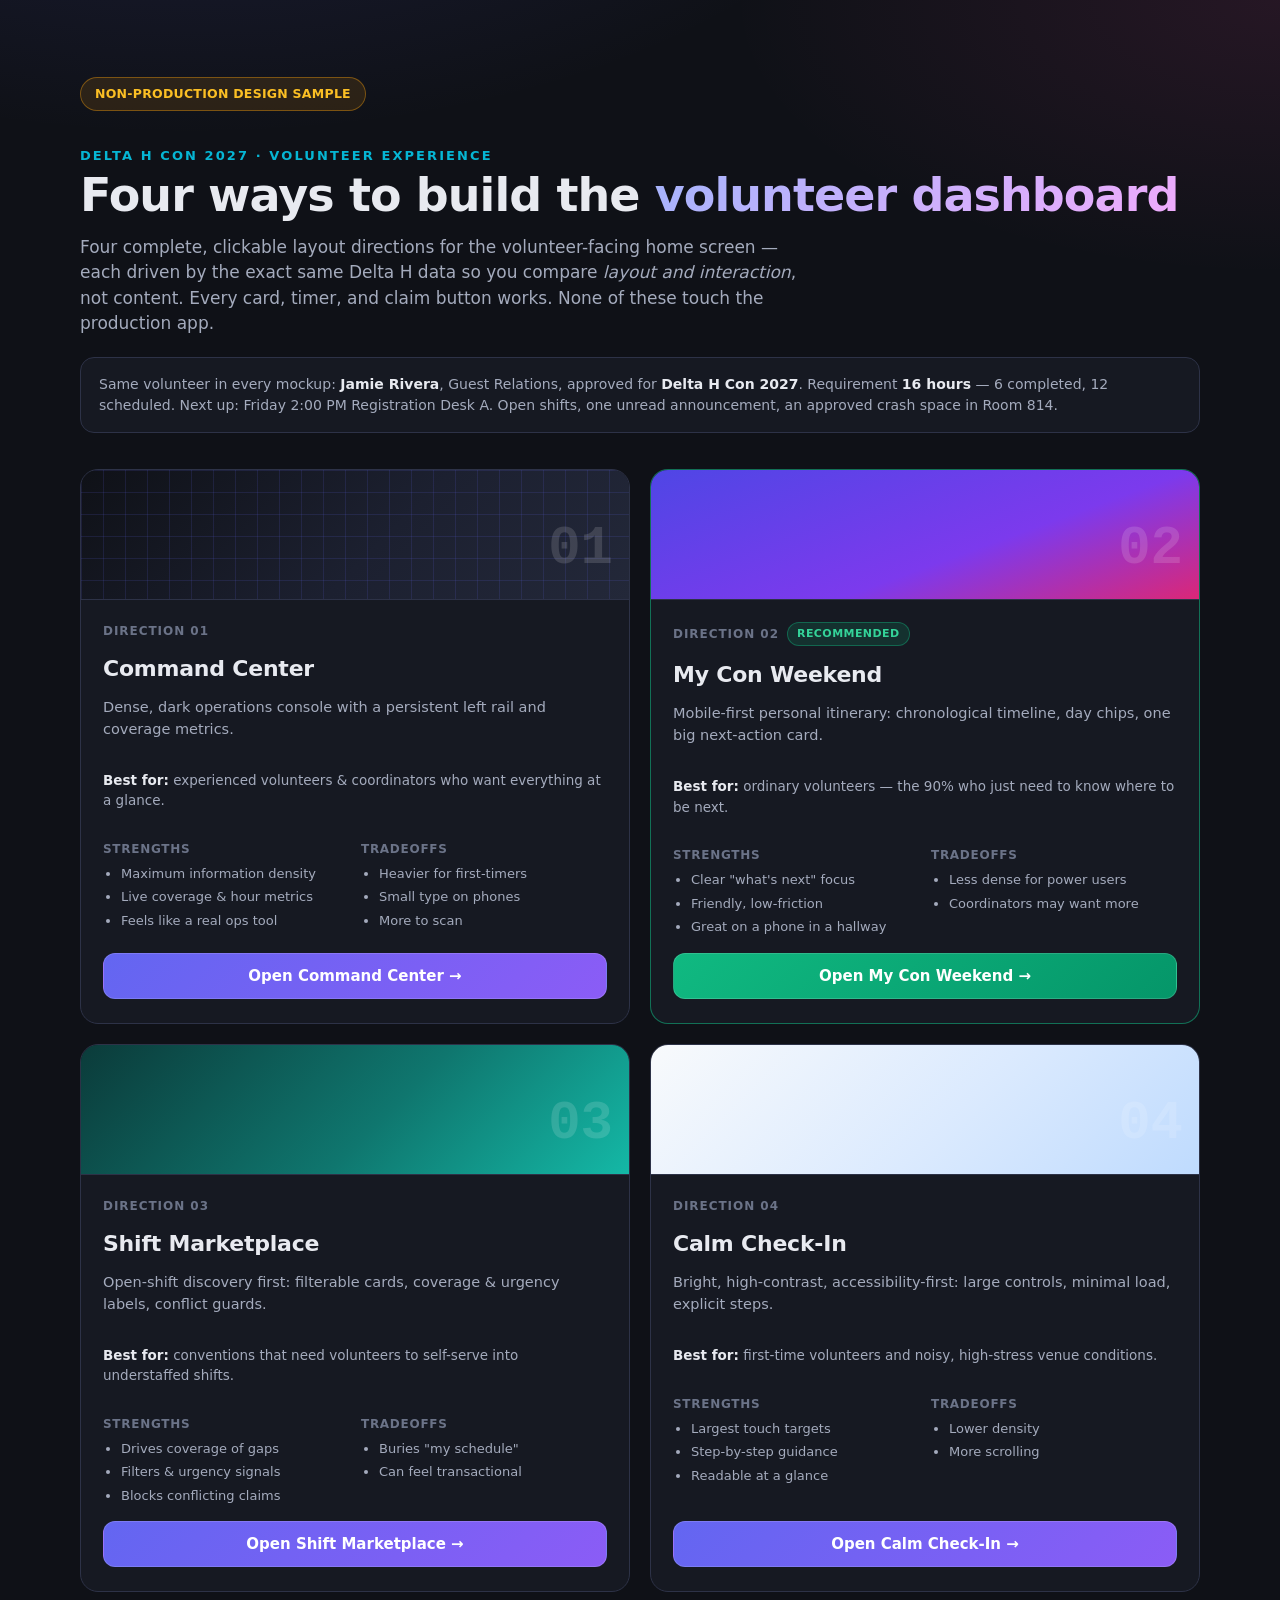
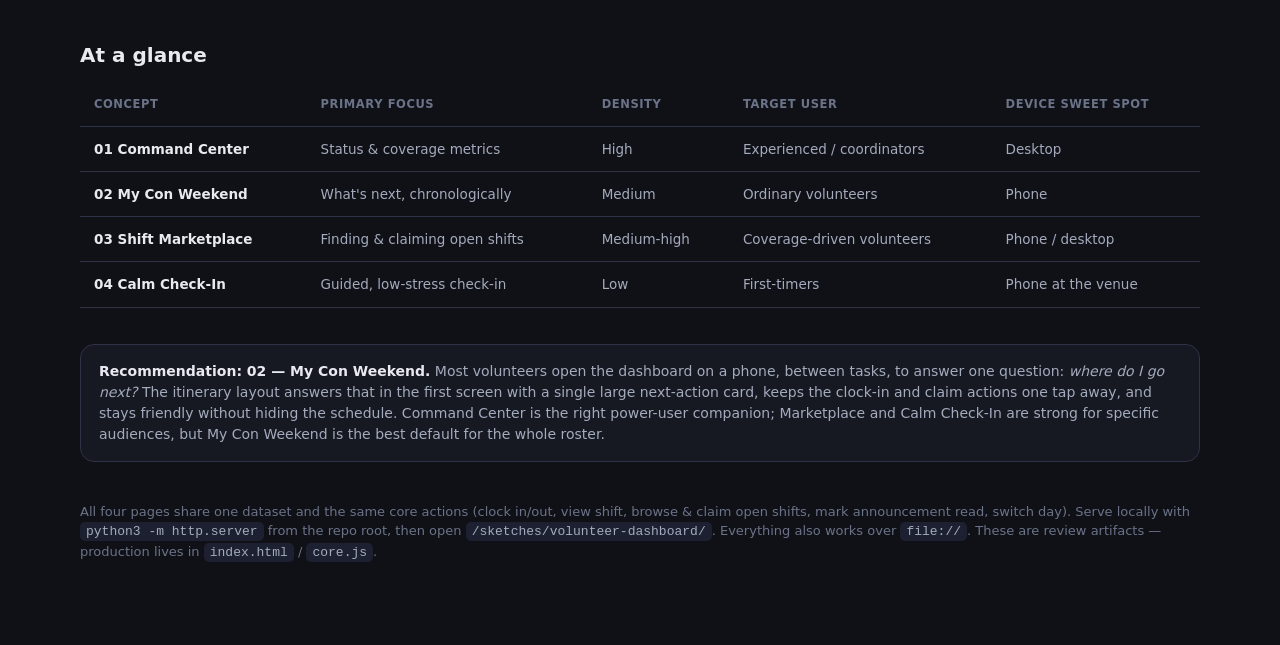
<file: sketches/volunteer-dashboard/index.html>
<!DOCTYPE html>
<html lang="en">
<head>
  <meta charset="UTF-8">
  <meta name="viewport" content="width=device-width, initial-scale=1.0">
  <title>Delta H — Volunteer Dashboard Layout Samples</title>
  <link rel="stylesheet" href="shared.css">
</head>
<body class="hub" data-layout="hub">
  <a class="skip-link" href="#main">Skip to layout gallery</a>

  <div class="hub-wrap">
    <header>
      <p class="hub-sample-banner" role="note">Non-production design sample</p>
      <p class="hub-eyebrow">Delta H Con 2027 &middot; Volunteer experience</p>
      <h1 class="hub-title">Four ways to build the <span>volunteer dashboard</span></h1>
      <p class="hub-lede">
        Four complete, clickable layout directions for the volunteer-facing home
        screen &mdash; each driven by the exact same Delta H data so you compare
        <em>layout and interaction</em>, not content. Every card, timer, and claim
        button works. None of these touch the production app.
      </p>
      <div class="hub-scenario">
        Same volunteer in every mockup: <strong>Jamie Rivera</strong>, Guest Relations,
        approved for <strong>Delta H Con 2027</strong>. Requirement <strong>16 hours</strong>
        &mdash; 6 completed, 12 scheduled. Next up: Friday 2:00 PM Registration Desk A.
        Open shifts, one unread announcement, an approved crash space in Room 814.
      </div>
    </header>

    <main id="main">
      <section class="hub-grid" aria-label="Layout directions">

        <!-- 01 -->
        <article class="hub-card" tabindex="-1">
          <div class="hub-card-swatch swatch-cc" data-num="01" aria-hidden="true"></div>
          <div class="hub-card-body">
            <span class="hub-card-eyebrow">Direction 01</span>
            <h2>Command Center</h2>
            <p class="hub-card-tagline">Dense, dark operations console with a persistent left rail and coverage metrics.</p>
            <div class="hub-meta">
              <p class="hub-meta-row"><b>Best for:</b> experienced volunteers &amp; coordinators who want everything at a glance.</p>
            </div>
            <div class="hub-cols">
              <div><h3>Strengths</h3><ul>
                <li>Maximum information density</li>
                <li>Live coverage &amp; hour metrics</li>
                <li>Feels like a real ops tool</li>
              </ul></div>
              <div><h3>Tradeoffs</h3><ul>
                <li>Heavier for first-timers</li>
                <li>Small type on phones</li>
                <li>More to scan</li>
              </ul></div>
            </div>
            <a class="hub-open" href="01-command-center/index.html">Open Command Center &rarr;</a>
          </div>
        </article>

        <!-- 02 recommended -->
        <article class="hub-card is-recommended" tabindex="-1">
          <div class="hub-card-swatch swatch-weekend" data-num="02" aria-hidden="true"></div>
          <div class="hub-card-body">
            <span class="hub-card-eyebrow">Direction 02 <span class="hub-badge-rec">Recommended</span></span>
            <h2>My Con Weekend</h2>
            <p class="hub-card-tagline">Mobile-first personal itinerary: chronological timeline, day chips, one big next-action card.</p>
            <div class="hub-meta">
              <p class="hub-meta-row"><b>Best for:</b> ordinary volunteers &mdash; the 90% who just need to know where to be next.</p>
            </div>
            <div class="hub-cols">
              <div><h3>Strengths</h3><ul>
                <li>Clear "what's next" focus</li>
                <li>Friendly, low-friction</li>
                <li>Great on a phone in a hallway</li>
              </ul></div>
              <div><h3>Tradeoffs</h3><ul>
                <li>Less dense for power users</li>
                <li>Coordinators may want more</li>
              </ul></div>
            </div>
            <a class="hub-open" href="02-my-con-weekend/index.html">Open My Con Weekend &rarr;</a>
          </div>
        </article>

        <!-- 03 -->
        <article class="hub-card" tabindex="-1">
          <div class="hub-card-swatch swatch-market" data-num="03" aria-hidden="true"></div>
          <div class="hub-card-body">
            <span class="hub-card-eyebrow">Direction 03</span>
            <h2>Shift Marketplace</h2>
            <p class="hub-card-tagline">Open-shift discovery first: filterable cards, coverage &amp; urgency labels, conflict guards.</p>
            <div class="hub-meta">
              <p class="hub-meta-row"><b>Best for:</b> conventions that need volunteers to self-serve into understaffed shifts.</p>
            </div>
            <div class="hub-cols">
              <div><h3>Strengths</h3><ul>
                <li>Drives coverage of gaps</li>
                <li>Filters &amp; urgency signals</li>
                <li>Blocks conflicting claims</li>
              </ul></div>
              <div><h3>Tradeoffs</h3><ul>
                <li>Buries "my schedule"</li>
                <li>Can feel transactional</li>
              </ul></div>
            </div>
            <a class="hub-open" href="03-shift-marketplace/index.html">Open Shift Marketplace &rarr;</a>
          </div>
        </article>

        <!-- 04 -->
        <article class="hub-card" tabindex="-1">
          <div class="hub-card-swatch swatch-calm" data-num="04" aria-hidden="true"></div>
          <div class="hub-card-body">
            <span class="hub-card-eyebrow">Direction 04</span>
            <h2>Calm Check-In</h2>
            <p class="hub-card-tagline">Bright, high-contrast, accessibility-first: large controls, minimal load, explicit steps.</p>
            <div class="hub-meta">
              <p class="hub-meta-row"><b>Best for:</b> first-time volunteers and noisy, high-stress venue conditions.</p>
            </div>
            <div class="hub-cols">
              <div><h3>Strengths</h3><ul>
                <li>Largest touch targets</li>
                <li>Step-by-step guidance</li>
                <li>Readable at a glance</li>
              </ul></div>
              <div><h3>Tradeoffs</h3><ul>
                <li>Lower density</li>
                <li>More scrolling</li>
              </ul></div>
            </div>
            <a class="hub-open" href="04-calm-check-in/index.html">Open Calm Check-In &rarr;</a>
          </div>
        </article>

      </section>

      <section class="hub-matrix" aria-label="Concept comparison matrix">
        <table>
          <caption>At a glance</caption>
          <thead>
            <tr>
              <th scope="col">Concept</th>
              <th scope="col">Primary focus</th>
              <th scope="col">Density</th>
              <th scope="col">Target user</th>
              <th scope="col">Device sweet spot</th>
            </tr>
          </thead>
          <tbody>
            <tr>
              <th scope="row">01 Command Center</th>
              <td>Status &amp; coverage metrics</td>
              <td>High</td>
              <td>Experienced / coordinators</td>
              <td>Desktop</td>
            </tr>
            <tr>
              <th scope="row">02 My Con Weekend</th>
              <td>What's next, chronologically</td>
              <td>Medium</td>
              <td>Ordinary volunteers</td>
              <td>Phone</td>
            </tr>
            <tr>
              <th scope="row">03 Shift Marketplace</th>
              <td>Finding &amp; claiming open shifts</td>
              <td>Medium-high</td>
              <td>Coverage-driven volunteers</td>
              <td>Phone / desktop</td>
            </tr>
            <tr>
              <th scope="row">04 Calm Check-In</th>
              <td>Guided, low-stress check-in</td>
              <td>Low</td>
              <td>First-timers</td>
              <td>Phone at the venue</td>
            </tr>
          </tbody>
        </table>
      </section>

      <div class="hub-scenario" style="margin-top:36px;">
        <strong>Recommendation: 02 &mdash; My Con Weekend.</strong> Most volunteers open
        the dashboard on a phone, between tasks, to answer one question: <em>where do I
        go next?</em> The itinerary layout answers that in the first screen with a single
        large next-action card, keeps the clock-in and claim actions one tap away, and
        stays friendly without hiding the schedule. Command Center is the right power-user
        companion; Marketplace and Calm Check-In are strong for specific audiences, but
        My Con Weekend is the best default for the whole roster.
      </div>

      <p class="hub-foot">
        All four pages share one dataset and the same core actions (clock in/out,
        view shift, browse &amp; claim open shifts, mark announcement read, switch day).
        Serve locally with <code>python3 -m http.server</code> from the repo root, then
        open <code>/sketches/volunteer-dashboard/</code>. Everything also works over
        <code>file://</code>. These are review artifacts &mdash; production lives in
        <code>index.html</code> / <code>core.js</code>.
      </p>
    </main>
  </div>
</body>
</html>
</file>
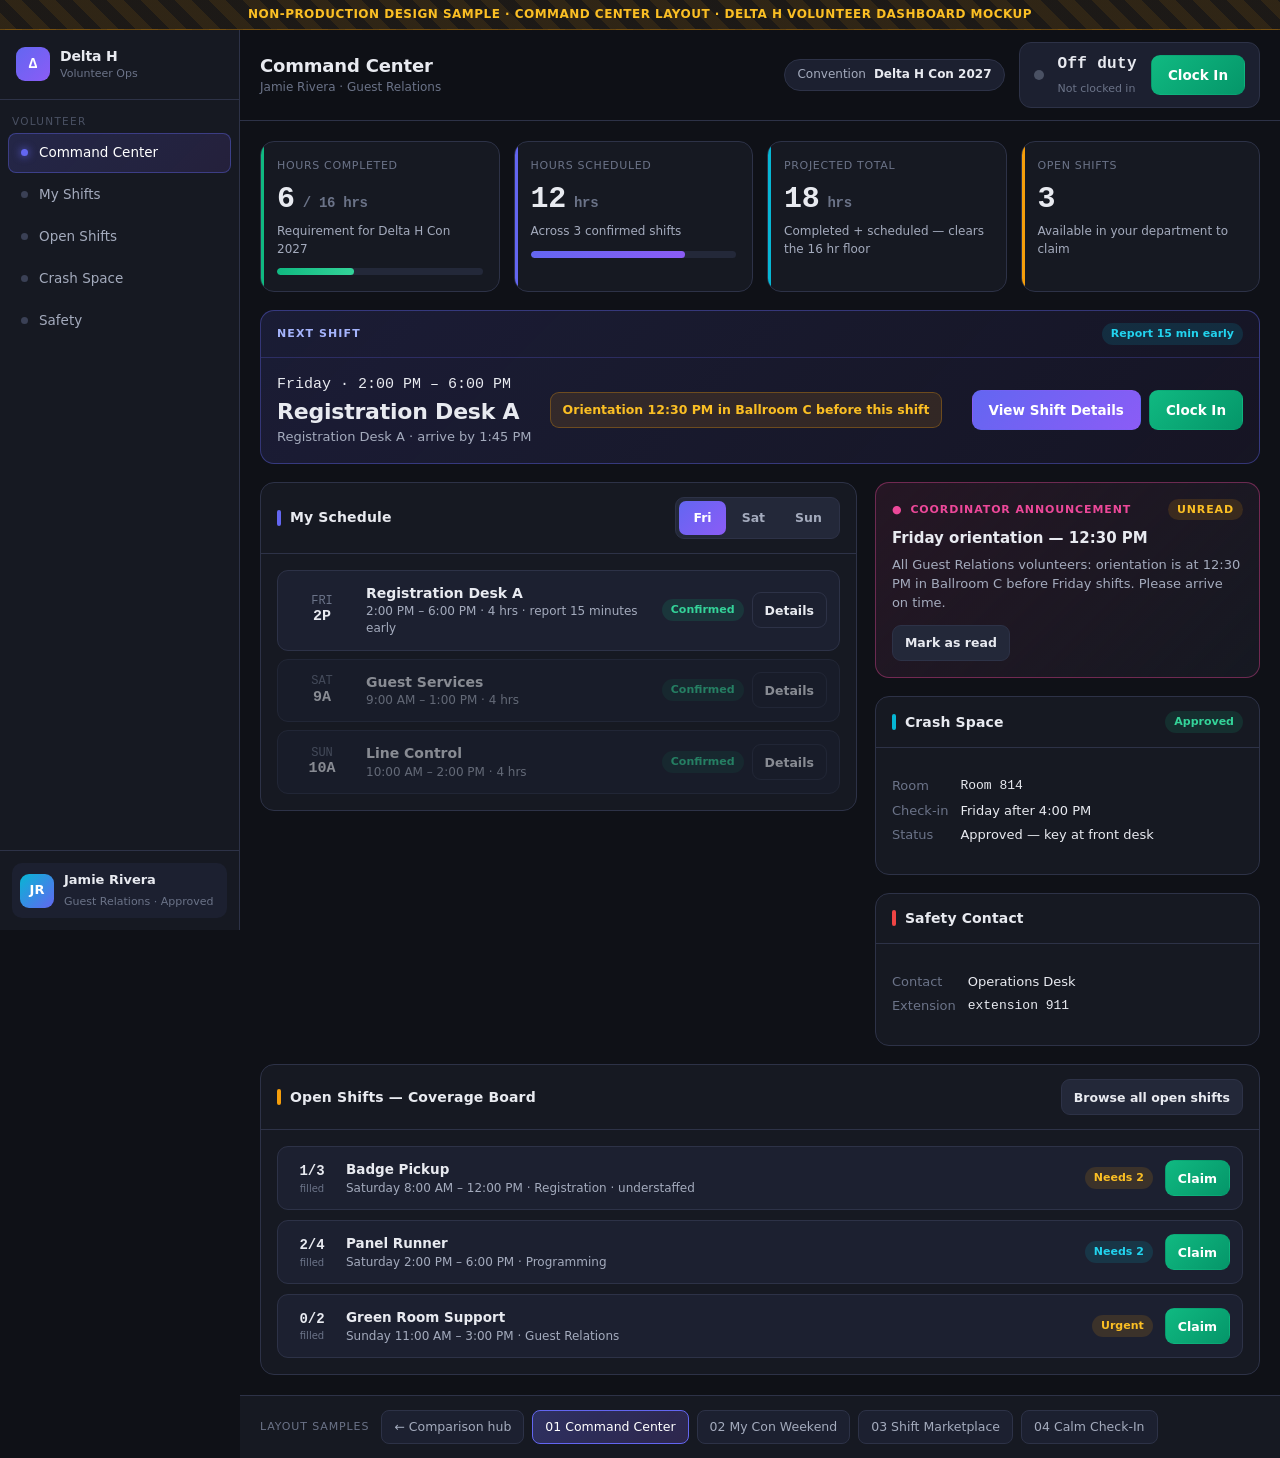
<file: sketches/volunteer-dashboard/01-command-center/index.html>
<!DOCTYPE html>
<html lang="en">
<head>
<meta charset="UTF-8">
<meta name="viewport" content="width=device-width, initial-scale=1.0">
<title>Command Center — Delta H Volunteer Dashboard (sample)</title>
<style>
  *,*::before,*::after{box-sizing:border-box;}
  :root{
    --bg-0:#0f1117; --bg-1:#161922; --bg-2:#1c2030; --bg-3:#232839; --bg-hover:#2a3045;
    --border:#2d3247; --border-light:#3a4055;
    --t1:#e8eaf0; --t2:#a4abbd; --t3:#6b7388; --tdim:#4a5163;
    --brand:#6366f1; --brand2:#8b5cf6; --pink:#ec4899; --accent:#06b6d4;
    --success:#10b981; --warning:#f59e0b; --danger:#ef4444;
    --mono:'JetBrains Mono',ui-monospace,SFMono-Regular,Menlo,monospace;
    --sans:'Inter',system-ui,-apple-system,'Segoe UI',Roboto,sans-serif;
    --rail:240px;
  }
  html{-webkit-text-size-adjust:100%;}
  body{margin:0;font-family:var(--sans);background:var(--bg-0);color:var(--t1);line-height:1.45;
    -webkit-font-smoothing:antialiased;font-size:14px;}
  .mono{font-family:var(--mono);}
  a{color:inherit;}
  button{font-family:inherit;color:inherit;cursor:pointer;}
  .skip-link{position:absolute;left:12px;top:-60px;z-index:200;background:var(--brand);color:#fff;
    padding:12px 18px;border-radius:8px;font-weight:700;text-decoration:none;transition:top .18s;}
  .skip-link:focus{top:12px;}
  :focus-visible{outline:3px solid #a5b4fc;outline-offset:2px;border-radius:4px;}

  /* Sample banner */
  .sample-strip{background:repeating-linear-gradient(45deg,rgba(245,158,11,.14),rgba(245,158,11,.14) 12px,rgba(245,158,11,.06) 12px,rgba(245,158,11,.06) 24px);
    border-bottom:1px solid rgba(245,158,11,.35);color:#fbbf24;font-size:12px;font-weight:700;
    letter-spacing:.04em;text-transform:uppercase;padding:6px 16px;text-align:center;}

  .app{display:grid;grid-template-columns:var(--rail) 1fr;min-height:100vh;}

  /* Left rail */
  .rail{background:var(--bg-1);border-right:1px solid var(--border);display:flex;flex-direction:column;
    position:sticky;top:0;height:100vh;overflow-y:auto;}
  .rail-brand{display:flex;align-items:center;gap:10px;padding:16px;border-bottom:1px solid var(--border);}
  .rail-logo{width:34px;height:34px;border-radius:9px;background:linear-gradient(135deg,var(--brand),var(--brand2));
    display:grid;place-items:center;font-weight:800;font-family:var(--mono);color:#fff;flex:none;}
  .rail-brand b{font-size:14px;letter-spacing:-.01em;}
  .rail-brand small{display:block;color:var(--t3);font-size:11px;font-weight:500;}
  .rail-section{padding:14px 12px 4px;font-size:10.5px;letter-spacing:.12em;text-transform:uppercase;color:var(--tdim);}
  .rail-nav{display:flex;flex-direction:column;gap:2px;padding:0 8px;}
  .nav-item{display:flex;align-items:center;gap:11px;min-height:40px;padding:0 12px;border-radius:8px;
    color:var(--t2);text-decoration:none;font-size:13.5px;font-weight:500;border:1px solid transparent;}
  .nav-item .dot{width:7px;height:7px;border-radius:50%;background:var(--border-light);flex:none;}
  .nav-item:hover{background:var(--bg-2);color:var(--t1);}
  .nav-item[aria-current="page"]{background:linear-gradient(135deg,rgba(99,102,241,.18),rgba(139,92,246,.12));
    color:#fff;border-color:rgba(99,102,241,.4);}
  .nav-item[aria-current="page"] .dot{background:var(--brand);box-shadow:0 0 8px var(--brand);}
  .rail-foot{margin-top:auto;padding:12px;border-top:1px solid var(--border);}
  .user-mini{display:flex;align-items:center;gap:10px;padding:8px;border-radius:10px;background:var(--bg-2);}
  .avatar{width:34px;height:34px;border-radius:9px;background:linear-gradient(135deg,var(--accent),var(--brand));
    display:grid;place-items:center;font-weight:800;font-size:13px;color:#fff;flex:none;}
  .user-mini b{font-size:13px;display:block;}
  .user-mini small{color:var(--t3);font-size:11px;}

  /* Main */
  .main{display:flex;flex-direction:column;min-width:0;}
  .topbar{position:sticky;top:0;z-index:50;display:flex;align-items:center;gap:14px;flex-wrap:wrap;
    padding:12px 20px;background:rgba(15,17,23,.86);backdrop-filter:blur(10px);
    border-bottom:1px solid var(--border);}
  .hamburger{display:none;width:44px;height:44px;border-radius:9px;background:var(--bg-2);
    border:1px solid var(--border);align-items:center;justify-content:center;flex:none;}
  .hamburger span{width:18px;height:2px;background:var(--t1);box-shadow:0 -6px 0 var(--t1),0 6px 0 var(--t1);}
  .page-title h1{margin:0;font-size:18px;font-weight:800;letter-spacing:-.01em;}
  .page-title p{margin:0;font-size:12px;color:var(--t3);}
  .topbar-spacer{flex:1;}
  .con-chip{display:inline-flex;align-items:center;gap:8px;padding:6px 12px;border-radius:999px;
    background:var(--bg-2);border:1px solid var(--border);font-size:12px;color:var(--t2);}
  .con-chip b{color:var(--t1);}

  /* Clock console */
  .clock-console{display:flex;align-items:center;gap:14px;padding:10px 14px;border-radius:12px;
    background:var(--bg-2);border:1px solid var(--border);}
  .clock-console.on{border-color:rgba(16,185,129,.5);background:linear-gradient(135deg,rgba(16,185,129,.12),var(--bg-2));}
  .clock-led{width:10px;height:10px;border-radius:50%;background:var(--tdim);flex:none;}
  .clock-console.on .clock-led{background:var(--success);box-shadow:0 0 10px var(--success);animation:pulse 1.6s infinite;}
  @keyframes pulse{50%{opacity:.4;}}
  .clock-read b{display:block;font-family:var(--mono);font-size:16px;letter-spacing:.02em;}
  .clock-read small{color:var(--t3);font-size:11px;}
  .btn{display:inline-flex;align-items:center;justify-content:center;gap:8px;min-height:40px;
    padding:0 16px;border-radius:9px;border:1px solid var(--border);background:var(--bg-3);
    color:var(--t1);font-size:13.5px;font-weight:600;transition:background .15s,border-color .15s,filter .15s;}
  .btn:hover{background:var(--bg-hover);border-color:var(--border-light);}
  .btn.primary{background:linear-gradient(135deg,var(--brand),var(--brand2));border-color:transparent;color:#fff;}
  .btn.primary:hover{filter:brightness(1.08);}
  .btn.go{background:linear-gradient(135deg,var(--success),#059669);border-color:transparent;color:#fff;}
  .btn.stop{background:linear-gradient(135deg,var(--danger),#dc2626);border-color:transparent;color:#fff;}
  .btn.ghost{background:transparent;}
  .btn.sm{min-height:36px;padding:0 12px;font-size:12.5px;}

  .content{padding:20px;display:flex;flex-direction:column;gap:18px;max-width:1500px;width:100%;}

  /* Stat grid */
  .stat-grid{display:grid;grid-template-columns:repeat(auto-fit,minmax(190px,1fr));gap:14px;}
  .stat-card{position:relative;background:var(--bg-1);border:1px solid var(--border);border-radius:14px;
    padding:16px;overflow:hidden;}
  .stat-card::before{content:"";position:absolute;left:0;top:0;bottom:0;width:3px;background:var(--brand);}
  .stat-card.ok::before{background:var(--success);}
  .stat-card.warn::before{background:var(--warning);}
  .stat-card.info::before{background:var(--accent);}
  .stat-label{font-size:11px;letter-spacing:.06em;text-transform:uppercase;color:var(--t3);}
  .stat-value{font-family:var(--mono);font-size:30px;font-weight:700;letter-spacing:-.01em;margin:4px 0 2px;}
  .stat-value small{font-size:14px;color:var(--t3);}
  .stat-sub{font-size:12px;color:var(--t2);}
  .progress{height:7px;border-radius:999px;background:var(--bg-3);overflow:hidden;margin-top:10px;}
  .progress-fill{height:100%;background:linear-gradient(90deg,var(--brand),var(--brand2));border-radius:999px;
    transition:width .5s cubic-bezier(.4,0,.2,1);}
  .progress-fill.ok{background:linear-gradient(90deg,var(--success),#34d399);}

  .grid-2{display:grid;grid-template-columns:1.55fr 1fr;gap:18px;align-items:start;}
  .card{background:var(--bg-1);border:1px solid var(--border);border-radius:14px;overflow:hidden;}
  .card-header{display:flex;align-items:center;justify-content:space-between;gap:10px;padding:14px 16px;
    border-bottom:1px solid var(--border);}
  .card-title{font-size:14px;font-weight:700;letter-spacing:.01em;display:flex;align-items:center;gap:9px;}
  .card-title .tick{width:4px;height:16px;border-radius:2px;background:var(--brand);}
  .card-body{padding:16px;}

  .segmented{display:inline-flex;background:var(--bg-3);border:1px solid var(--border);border-radius:9px;padding:3px;gap:2px;}
  .seg{min-height:34px;padding:0 14px;border:0;background:transparent;border-radius:7px;color:var(--t2);
    font-size:12.5px;font-weight:600;}
  .seg[aria-pressed="true"]{background:linear-gradient(135deg,var(--brand),var(--brand2));color:#fff;}

  /* Next shift feature */
  .next-shift{border:1px solid rgba(99,102,241,.4);border-radius:14px;overflow:hidden;
    background:linear-gradient(135deg,rgba(99,102,241,.14),rgba(139,92,246,.06));}
  .next-shift .ns-top{display:flex;align-items:center;justify-content:space-between;gap:10px;
    padding:12px 16px;border-bottom:1px solid rgba(99,102,241,.25);}
  .ns-top .lbl{font-size:11px;letter-spacing:.1em;text-transform:uppercase;color:#a5b4fc;font-weight:700;}
  .ns-body{padding:16px;display:flex;flex-wrap:wrap;gap:18px;align-items:center;}
  .ns-when{font-family:var(--mono);font-size:15px;color:var(--t1);}
  .ns-role{font-size:22px;font-weight:800;letter-spacing:-.01em;}
  .ns-loc{color:var(--t2);font-size:13px;}
  .ns-note{padding:8px 12px;border-radius:9px;background:rgba(245,158,11,.12);border:1px solid rgba(245,158,11,.3);
    color:#fbbf24;font-size:12.5px;font-weight:600;}
  .ns-actions{margin-left:auto;display:flex;gap:8px;flex-wrap:wrap;}

  /* Schedule list */
  .sched{display:flex;flex-direction:column;gap:8px;}
  .shift-row{display:grid;grid-template-columns:64px 1fr auto;gap:12px;align-items:center;
    padding:12px;border:1px solid var(--border);border-radius:11px;background:var(--bg-2);}
  .shift-row.dim{opacity:.55;}
  .sr-day{font-family:var(--mono);font-size:12px;color:var(--t3);text-align:center;line-height:1.2;}
  .sr-day b{display:block;font-size:15px;color:var(--t1);}
  .sr-role{font-weight:700;font-size:14px;}
  .sr-meta{font-size:12px;color:var(--t2);}
  .badge{display:inline-flex;align-items:center;gap:5px;padding:3px 9px;border-radius:999px;font-size:11px;font-weight:700;}
  .badge.ok{background:rgba(16,185,129,.14);color:#34d399;}
  .badge.info{background:rgba(6,182,212,.14);color:#22d3ee;}
  .badge.warn{background:rgba(245,158,11,.14);color:#fbbf24;}
  .badge.neutral{background:var(--bg-3);color:var(--t2);}

  /* Open shifts */
  .open-list{display:flex;flex-direction:column;gap:10px;}
  .open-row{display:flex;align-items:center;gap:12px;padding:12px;border:1px solid var(--border);
    border-radius:11px;background:var(--bg-2);}
  .open-row.claimed{border-color:rgba(16,185,129,.45);background:linear-gradient(135deg,rgba(16,185,129,.10),var(--bg-2));}
  .cov{flex:none;width:44px;text-align:center;}
  .cov b{font-family:var(--mono);font-size:14px;}
  .cov small{display:block;font-size:10px;color:var(--t3);}
  .open-info{flex:1;min-width:0;}
  .open-info b{font-size:13.5px;}
  .open-info div{font-size:12px;color:var(--t2);}

  /* Side stack */
  .side-stack{display:flex;flex-direction:column;gap:18px;}
  .announce{border:1px solid var(--border);border-radius:14px;background:var(--bg-1);padding:16px;}
  .announce.unread{border-color:rgba(236,72,153,.4);background:linear-gradient(135deg,rgba(236,72,153,.10),var(--bg-1));}
  .announce .a-top{display:flex;align-items:center;gap:8px;font-size:11px;letter-spacing:.08em;
    text-transform:uppercase;color:var(--pink);font-weight:700;margin-bottom:8px;}
  .announce h3{margin:0 0 6px;font-size:15px;}
  .announce p{margin:0 0 12px;font-size:13px;color:var(--t2);}
  .dl{display:grid;grid-template-columns:auto 1fr;gap:6px 12px;font-size:13px;}
  .dl dt{color:var(--t3);}
  .dl dd{margin:0;color:var(--t1);}

  .toast{position:fixed;left:50%;bottom:24px;transform:translateX(-50%) translateY(20px);
    background:var(--bg-3);border:1px solid var(--success);color:var(--t1);padding:12px 18px;border-radius:11px;
    font-size:13.5px;font-weight:600;box-shadow:0 10px 40px rgba(0,0,0,.5);opacity:0;pointer-events:none;
    transition:opacity .25s,transform .25s;z-index:300;display:flex;align-items:center;gap:9px;}
  .toast.show{opacity:1;transform:translateX(-50%) translateY(0);}
  .toast .ic{color:var(--success);font-weight:800;}

  .switcher{display:flex;flex-wrap:wrap;gap:8px;align-items:center;padding:14px 20px;
    border-top:1px solid var(--border);background:var(--bg-1);margin-top:auto;}
  .switcher .lab{font-size:11px;letter-spacing:.08em;text-transform:uppercase;color:var(--t3);margin-right:4px;}
  .switcher a{padding:7px 12px;border-radius:8px;background:var(--bg-2);border:1px solid var(--border);
    text-decoration:none;font-size:12.5px;color:var(--t2);}
  .switcher a:hover{color:var(--t1);border-color:var(--border-light);}
  .switcher a.here{color:#fff;border-color:var(--brand);background:linear-gradient(135deg,rgba(99,102,241,.3),rgba(139,92,246,.2));}

  .sr-only{position:absolute;width:1px;height:1px;padding:0;margin:-1px;overflow:hidden;clip:rect(0,0,0,0);border:0;}

  /* Mobile */
  .scrim{display:none;position:fixed;inset:0;background:rgba(0,0,0,.6);z-index:90;}
  @media(max-width:960px){
    .grid-2{grid-template-columns:1fr;}
  }
  @media(max-width:768px){
    .app{grid-template-columns:1fr;}
    .rail{position:fixed;left:0;top:0;width:264px;z-index:100;transform:translateX(-100%);transition:transform .25s;}
    body.nav-open .rail{transform:translateX(0);}
    body.nav-open .scrim{display:block;}
    .hamburger{display:inline-flex;}
    .ns-actions{margin-left:0;width:100%;}
  }
  @media(prefers-reduced-motion:reduce){
    *{animation-duration:.001ms!important;transition-duration:.001ms!important;}
    .clock-console.on .clock-led{animation:none;}
  }
</style>
</head>
<body data-layout="command-center">
<a class="skip-link" href="#main">Skip to dashboard</a>
<div class="sample-strip">Non-production design sample &middot; Command Center layout &middot; Delta H volunteer dashboard mockup</div>

<div class="app">
  <div class="scrim" data-action="toggle-menu" aria-hidden="true"></div>

  <!-- Left rail -->
  <nav class="rail" id="rail" aria-label="Primary">
    <div class="rail-brand">
      <div class="rail-logo" aria-hidden="true">Δ</div>
      <div><b>Delta H</b><small>Volunteer Ops</small></div>
    </div>
    <div class="rail-section">Volunteer</div>
    <div class="rail-nav">
      <a class="nav-item" href="#main" aria-current="page"><span class="dot"></span>Command Center</a>
      <a class="nav-item" href="#schedule-card"><span class="dot"></span>My Shifts</a>
      <a class="nav-item" href="#open-card"><span class="dot"></span>Open Shifts</a>
      <a class="nav-item" href="#logistics"><span class="dot"></span>Crash Space</a>
      <a class="nav-item" href="#safety"><span class="dot"></span>Safety</a>
    </div>
    <div class="rail-foot">
      <div class="user-mini">
        <div class="avatar" aria-hidden="true">JR</div>
        <div><b>Jamie Rivera</b><small>Guest Relations &middot; Approved</small></div>
      </div>
    </div>
  </nav>

  <div class="main">
    <header class="topbar">
      <button class="hamburger" data-action="toggle-menu" aria-label="Open navigation menu" aria-expanded="false"><span></span></button>
      <div class="page-title">
        <h1>Command Center</h1>
        <p>Jamie Rivera &middot; Guest Relations</p>
      </div>
      <div class="topbar-spacer"></div>
      <span class="con-chip">Convention <b>Delta H Con 2027</b></span>
      <div class="clock-console" id="clockConsole">
        <span class="clock-led" aria-hidden="true"></span>
        <div class="clock-read">
          <b id="clockTime">Off duty</b>
          <small id="clockHint">Not clocked in</small>
        </div>
        <button class="btn go" id="clockBtn" data-action="clock-toggle" aria-pressed="false">Clock In</button>
      </div>
    </header>

    <main class="content" id="main">
      <!-- Metrics -->
      <section class="stat-grid" aria-label="Hour summary">
        <div class="stat-card ok">
          <div class="stat-label">Hours Completed</div>
          <div class="stat-value">6<small> / 16 hrs</small></div>
          <div class="stat-sub">Requirement for Delta H Con 2027</div>
          <div class="progress"><div class="progress-fill ok" style="width:37.5%"></div></div>
        </div>
        <div class="stat-card">
          <div class="stat-label">Hours Scheduled</div>
          <div class="stat-value">12<small> hrs</small></div>
          <div class="stat-sub">Across 3 confirmed shifts</div>
          <div class="progress"><div class="progress-fill" style="width:75%"></div></div>
        </div>
        <div class="stat-card info">
          <div class="stat-label">Projected Total</div>
          <div class="stat-value">18<small> hrs</small></div>
          <div class="stat-sub">Completed + scheduled &mdash; clears the 16 hr floor</div>
        </div>
        <div class="stat-card warn">
          <div class="stat-label">Open Shifts</div>
          <div class="stat-value" id="openCount">3</div>
          <div class="stat-sub">Available in your department to claim</div>
        </div>
      </section>

      <!-- Next shift -->
      <section class="next-shift" aria-labelledby="ns-h">
        <div class="ns-top">
          <span class="lbl">Next Shift</span>
          <span class="badge info">Report 15 min early</span>
        </div>
        <div class="ns-body">
          <div>
            <div class="ns-when">Friday &middot; 2:00 PM &ndash; 6:00 PM</div>
            <div class="ns-role" id="ns-h">Registration Desk A</div>
            <div class="ns-loc">Registration Desk A &middot; arrive by 1:45 PM</div>
          </div>
          <span class="ns-note">Orientation 12:30 PM in Ballroom C before this shift</span>
          <div class="ns-actions">
            <button class="btn primary" data-action="view-shift" data-shift="friday">View Shift Details</button>
            <button class="btn go" data-action="clock-toggle" aria-hidden="false">Clock In</button>
          </div>
        </div>
      </section>

      <div class="grid-2">
        <!-- My schedule -->
        <section class="card" id="schedule-card">
          <div class="card-header">
            <span class="card-title"><span class="tick"></span>My Schedule</span>
            <div class="segmented" role="group" aria-label="Filter schedule by day">
              <button class="seg" data-action="set-day" data-day="friday" aria-pressed="true">Fri</button>
              <button class="seg" data-action="set-day" data-day="saturday" aria-pressed="false">Sat</button>
              <button class="seg" data-action="set-day" data-day="sunday" aria-pressed="false">Sun</button>
            </div>
          </div>
          <div class="card-body">
            <div class="sched" id="schedList">
              <!-- rows injected/toggled by JS -->
              <div class="shift-row" data-day="friday">
                <div class="sr-day">FRI<b>2P</b></div>
                <div><div class="sr-role">Registration Desk A</div><div class="sr-meta">2:00 PM &ndash; 6:00 PM &middot; 4 hrs &middot; report 15 minutes early</div></div>
                <div style="display:flex;gap:8px;align-items:center;"><span class="badge ok">Confirmed</span><button class="btn sm ghost" data-action="view-shift" data-shift="friday">Details</button></div>
              </div>
              <div class="shift-row" data-day="saturday">
                <div class="sr-day">SAT<b>9A</b></div>
                <div><div class="sr-role">Guest Services</div><div class="sr-meta">9:00 AM &ndash; 1:00 PM &middot; 4 hrs</div></div>
                <div style="display:flex;gap:8px;align-items:center;"><span class="badge ok">Confirmed</span><button class="btn sm ghost" data-action="view-shift" data-shift="saturday">Details</button></div>
              </div>
              <div class="shift-row" data-day="sunday">
                <div class="sr-day">SUN<b>10A</b></div>
                <div><div class="sr-role">Line Control</div><div class="sr-meta">10:00 AM &ndash; 2:00 PM &middot; 4 hrs</div></div>
                <div style="display:flex;gap:8px;align-items:center;"><span class="badge ok">Confirmed</span><button class="btn sm ghost" data-action="view-shift" data-shift="sunday">Details</button></div>
              </div>
            </div>
          </div>
        </section>

        <!-- Side stack -->
        <div class="side-stack">
          <!-- Announcement -->
          <section class="announce unread" id="announce" aria-labelledby="ann-h">
            <div class="a-top"><span aria-hidden="true">&#9679;</span> Coordinator Announcement <span class="badge warn" id="annBadge" style="margin-left:auto;">Unread</span></div>
            <h3 id="ann-h">Friday orientation &mdash; 12:30 PM</h3>
            <p>All Guest Relations volunteers: orientation is at 12:30 PM in Ballroom C before Friday shifts. Please arrive on time.</p>
            <button class="btn sm" data-action="mark-read" id="markReadBtn">Mark as read</button>
          </section>

          <!-- Crash space -->
          <section class="card" id="logistics">
            <div class="card-header"><span class="card-title"><span class="tick" style="background:var(--accent)"></span>Crash Space</span><span class="badge ok">Approved</span></div>
            <div class="card-body">
              <dl class="dl">
                <dt>Room</dt><dd class="mono">Room 814</dd>
                <dt>Check-in</dt><dd>Friday after 4:00 PM</dd>
                <dt>Status</dt><dd>Approved &mdash; key at front desk</dd>
              </dl>
            </div>
          </section>

          <!-- Safety -->
          <section class="card" id="safety">
            <div class="card-header"><span class="card-title"><span class="tick" style="background:var(--danger)"></span>Safety Contact</span></div>
            <div class="card-body">
              <dl class="dl">
                <dt>Contact</dt><dd>Operations Desk</dd>
                <dt>Extension</dt><dd class="mono">extension 911</dd>
              </dl>
            </div>
          </section>
        </div>
      </div>

      <!-- Open shifts -->
      <section class="card" id="open-card" aria-labelledby="open-h">
        <div class="card-header">
          <span class="card-title" id="open-h"><span class="tick" style="background:var(--warning)"></span>Open Shifts &mdash; Coverage Board</span>
          <button class="btn sm" data-action="browse-open">Browse all open shifts</button>
        </div>
        <div class="card-body">
          <div class="open-list" id="openList">
            <div class="open-row" data-open="badge">
              <div class="cov"><b>1/3</b><small>filled</small></div>
              <div class="open-info"><b>Badge Pickup</b><div>Saturday 8:00 AM &ndash; 12:00 PM &middot; Registration &middot; understaffed</div></div>
              <span class="badge warn">Needs 2</span>
              <button class="btn go sm" data-action="claim-shift" data-shift-id="badge">Claim</button>
            </div>
            <div class="open-row" data-open="panel">
              <div class="cov"><b>2/4</b><small>filled</small></div>
              <div class="open-info"><b>Panel Runner</b><div>Saturday 2:00 PM &ndash; 6:00 PM &middot; Programming</div></div>
              <span class="badge info">Needs 2</span>
              <button class="btn go sm" data-action="claim-shift" data-shift-id="panel">Claim</button>
            </div>
            <div class="open-row" data-open="green">
              <div class="cov"><b>0/2</b><small>filled</small></div>
              <div class="open-info"><b>Green Room Support</b><div>Sunday 11:00 AM &ndash; 3:00 PM &middot; Guest Relations</div></div>
              <span class="badge warn">Urgent</span>
              <button class="btn go sm" data-action="claim-shift" data-shift-id="green">Claim</button>
            </div>
          </div>
        </div>
      </section>
    </main>

    <nav class="switcher" aria-label="Layout samples">
      <span class="lab">Layout samples</span>
      <a href="../index.html">&larr; Comparison hub</a>
      <a class="here" href="../01-command-center/index.html" aria-current="page">01 Command Center</a>
      <a href="../02-my-con-weekend/index.html">02 My Con Weekend</a>
      <a href="../03-shift-marketplace/index.html">03 Shift Marketplace</a>
      <a href="../04-calm-check-in/index.html">04 Calm Check-In</a>
    </nav>
  </div>
</div>

<div class="toast" id="toast" role="status"><span class="ic" aria-hidden="true">&#10003;</span><span id="toastMsg"></span></div>
<div class="sr-only" id="live" aria-live="polite"></div>

<script>
(function(){
  var live=document.getElementById('live');
  function announce(m){ live.textContent=''; setTimeout(function(){live.textContent=m;},30); }
  var toast=document.getElementById('toast'),toastMsg=document.getElementById('toastMsg'),tTimer;
  function showToast(m){ toastMsg.textContent=m; toast.classList.add('show'); clearInterval(tTimer);
    clearTimeout(toast._t); toast._t=setTimeout(function(){toast.classList.remove('show');},3200); }

  // ── Clock in/out with elapsed timer ──
  var clocked=false, startAt=0, tick=null;
  var console_=document.getElementById('clockConsole'),
      cTime=document.getElementById('clockTime'),
      cHint=document.getElementById('clockHint');
  function pad(n){return (n<10?'0':'')+n;}
  function render(){
    var s=Math.floor((simNow()-startAt)/1000);
    cTime.textContent=pad(Math.floor(s/3600))+':'+pad(Math.floor(s/60)%60)+':'+pad(s%60);
  }
  var simSeconds=0; function simNow(){return simSeconds*1000;}
  function setClock(on){
    clocked=on;
    document.querySelectorAll('[data-action="clock-toggle"]').forEach(function(b){
      b.setAttribute('aria-pressed',on?'true':'false');
      b.textContent=on?'Clock Out':'Clock In';
      b.classList.toggle('go',!on); b.classList.toggle('stop',on);
    });
    if(on){
      console_.classList.add('on'); cHint.textContent='On duty at Registration Desk A'; simSeconds=0; startAt=0;
      render(); tick=setInterval(function(){simSeconds++;render();},1000);
      announce('Clocked in at Registration Desk A. Timer started.'); showToast('Clocked in — timer running');
    }else{
      console_.classList.remove('on'); clearInterval(tick);
      cTime.textContent='Off duty'; cHint.textContent='Shift logged';
      announce('Clocked out. Hours logged.'); showToast('Clocked out — hours logged');
    }
  }

  // ── Day switch ──
  function setDay(day){
    document.querySelectorAll('[data-action="set-day"]').forEach(function(b){
      b.setAttribute('aria-pressed', b.dataset.day===day?'true':'false');
    });
    document.querySelectorAll('#schedList .shift-row').forEach(function(r){
      r.classList.toggle('dim', r.dataset.day!==day);
    });
    var names={friday:'Friday',saturday:'Saturday',sunday:'Sunday'};
    announce('Showing '+names[day]+' schedule.');
  }

  // ── Claim ──
  function claim(btn){
    var row=btn.closest('.open-row'); if(!row||row.classList.contains('claimed'))return;
    row.classList.add('claimed');
    btn.textContent='Claimed'; btn.disabled=true; btn.classList.remove('go');
    var badge=row.querySelector('.badge'); if(badge){badge.className='badge ok';badge.textContent='You’re on it';}
    var name=row.querySelector('.open-info b').textContent;
    var oc=document.getElementById('openCount'); var n=Math.max(0,parseInt(oc.textContent,10)-1); oc.textContent=n;
    announce('Claimed '+name+'. Added to your schedule. '+n+' open shifts remain.');
    showToast('Claimed '+name+' — added to your schedule');
  }

  // ── Mark read ──
  function markRead(){
    var a=document.getElementById('announce'); a.classList.remove('unread');
    var b=document.getElementById('annBadge'); b.className='badge neutral'; b.textContent='Read';
    var btn=document.getElementById('markReadBtn'); btn.disabled=true; btn.textContent='Read';
    announce('Announcement marked as read.'); showToast('Announcement marked read');
  }

  // ── View details (lightweight, no external deps) ──
  function viewShift(id){
    var map={
      friday:'Friday 2:00 PM – 6:00 PM — Registration Desk A. Report 15 minutes early. Orientation 12:30 PM in Ballroom C.',
      saturday:'Saturday 9:00 AM – 1:00 PM — Guest Services.',
      sunday:'Sunday 10:00 AM – 2:00 PM — Line Control.'
    };
    showToast(map[id]||'Shift details'); announce('Shift details: '+(map[id]||''));
  }

  // ── Menu ──
  function toggleMenu(force){
    var open=typeof force==='boolean'?force:!document.body.classList.contains('nav-open');
    document.body.classList.toggle('nav-open',open);
    var h=document.querySelector('.hamburger'); if(h)h.setAttribute('aria-expanded',open?'true':'false');
  }

  document.addEventListener('click',function(e){
    var el=e.target.closest('[data-action]'); if(!el)return;
    var a=el.dataset.action;
    if(a==='clock-toggle'){ e.preventDefault(); setClock(!clocked); }
    else if(a==='set-day'){ setDay(el.dataset.day); }
    else if(a==='claim-shift'){ claim(el); }
    else if(a==='mark-read'){ markRead(); }
    else if(a==='view-shift'){ viewShift(el.dataset.shift); }
    else if(a==='browse-open'){ e.preventDefault(); document.getElementById('open-card').scrollIntoView({behavior:'smooth',block:'start'}); announce('Browsing all open shifts.'); }
    else if(a==='toggle-menu'){ toggleMenu(); }
  });
  document.addEventListener('keydown',function(e){ if(e.key==='Escape')toggleMenu(false); });
  setDay('friday');
})();
</script>
</body>
</html>
</file>
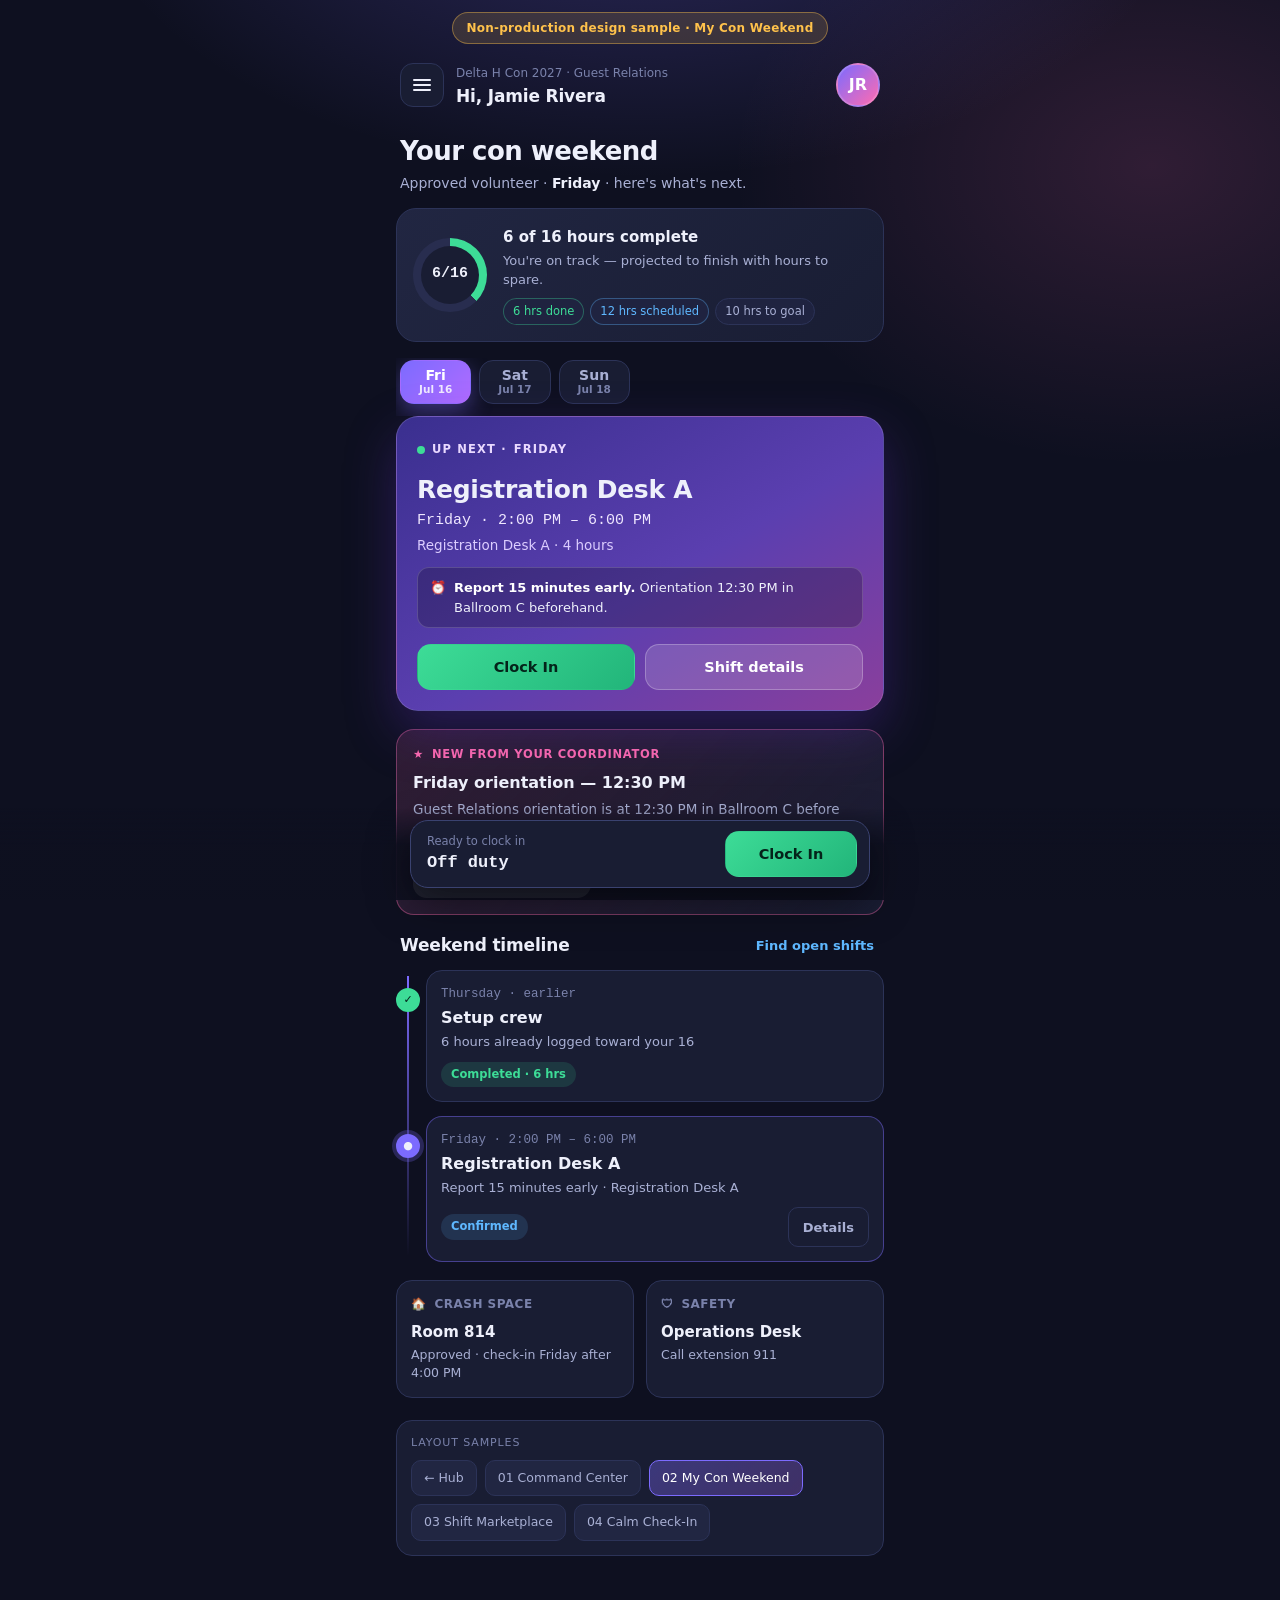
<file: sketches/volunteer-dashboard/02-my-con-weekend/index.html>
<!DOCTYPE html>
<html lang="en">
<head>
<meta charset="UTF-8">
<meta name="viewport" content="width=device-width, initial-scale=1.0">
<title>My Con Weekend — Delta H Volunteer Dashboard (sample)</title>
<style>
  *,*::before,*::after{box-sizing:border-box;}
  :root{
    --bg-0:#0e1020; --bg-1:#171a2e; --bg-2:#1f2340; --bg-3:#282d4f;
    --ink:#12142a;
    --surface:#191d33; --surface-2:#212642; --border:#2c3358; --border-soft:#3a4270;
    --t1:#eef0fb; --t2:#a9b0d4; --t3:#7a82ab;
    --brand:#7c6bff; --brand2:#b06bff; --pink:#ff6bb0; --mint:#3ddc97; --amber:#ffc24b; --sky:#5fb8ff;
    --sans:'Inter',system-ui,-apple-system,'Segoe UI',Roboto,sans-serif;
    --mono:'JetBrains Mono',ui-monospace,monospace;
  }
  html{-webkit-text-size-adjust:100%;}
  body{margin:0;font-family:var(--sans);color:var(--t1);line-height:1.5;-webkit-font-smoothing:antialiased;
    background:
      radial-gradient(900px 500px at 50% -8%,rgba(124,107,255,.28),transparent 62%),
      radial-gradient(700px 500px at 90% 10%,rgba(255,107,176,.14),transparent 60%),
      var(--bg-0);}
  a{color:inherit;}
  button{font-family:inherit;color:inherit;cursor:pointer;}
  .skip-link{position:absolute;left:12px;top:-60px;z-index:200;background:var(--brand);color:#fff;
    padding:12px 18px;border-radius:10px;font-weight:700;text-decoration:none;transition:top .18s;}
  .skip-link:focus{top:12px;}
  :focus-visible{outline:3px solid #cbb9ff;outline-offset:3px;border-radius:10px;}

  .phone{max-width:460px;margin:0 auto;min-height:100vh;padding:0 16px calc(96px + env(safe-area-inset-bottom));
    position:relative;}

  .sample-pill{display:block;text-align:center;margin:12px auto 0;max-width:max-content;
    padding:6px 14px;border-radius:999px;background:rgba(255,194,75,.14);border:1px solid rgba(255,194,75,.4);
    color:var(--amber);font-size:12px;font-weight:700;letter-spacing:.02em;}

  /* Top bar */
  .top{display:flex;align-items:center;gap:12px;padding:16px 4px 8px;}
  .menu-btn{width:44px;height:44px;border-radius:13px;background:var(--surface);border:1px solid var(--border);
    display:grid;place-items:center;flex:none;}
  .menu-btn span{width:18px;height:2px;background:var(--t1);border-radius:2px;box-shadow:0 -5px 0 var(--t1),0 5px 0 var(--t1);}
  .who{flex:1;min-width:0;}
  .who small{color:var(--t3);font-size:12px;}
  .who b{display:block;font-size:17px;letter-spacing:-.01em;}
  .avatar{width:44px;height:44px;border-radius:50%;flex:none;display:grid;place-items:center;font-weight:800;
    color:#fff;background:linear-gradient(135deg,var(--brand),var(--pink));border:2px solid rgba(255,255,255,.15);}

  .hero-h{margin:14px 4px 2px;font-size:26px;font-weight:800;letter-spacing:-.02em;}
  .hero-sub{margin:0 4px 14px;color:var(--t2);font-size:14px;}
  .hero-sub b{color:var(--t1);}

  /* Progress ring band */
  .prog-band{display:flex;align-items:center;gap:16px;padding:16px;border-radius:20px;
    background:linear-gradient(135deg,var(--surface-2),var(--surface));border:1px solid var(--border);margin-bottom:16px;}
  .ring{--pct:37.5;width:74px;height:74px;border-radius:50%;flex:none;display:grid;place-items:center;
    background:conic-gradient(var(--mint) calc(var(--pct)*1%),var(--bg-3) 0);}
  .ring::after{content:"";position:absolute;}
  .ring i{width:58px;height:58px;border-radius:50%;background:var(--surface);display:grid;place-items:center;
    font-family:var(--mono);font-weight:700;font-size:15px;font-style:normal;}
  .prog-info b{font-size:15px;}
  .prog-info p{margin:2px 0 0;font-size:13px;color:var(--t2);}
  .prog-info .chips{display:flex;gap:6px;margin-top:8px;flex-wrap:wrap;}
  .mini{font-size:11.5px;padding:4px 9px;border-radius:999px;background:var(--bg-2);color:var(--t2);border:1px solid var(--border);}
  .mini.mint{color:var(--mint);border-color:rgba(61,220,151,.35);}
  .mini.sky{color:var(--sky);border-color:rgba(95,184,255,.35);}

  /* Day chips */
  .day-chips{display:flex;gap:8px;overflow-x:auto;padding:2px 4px 12px;scrollbar-width:none;}
  .day-chips::-webkit-scrollbar{display:none;}
  .chip{flex:none;min-height:44px;padding:0 18px;border-radius:14px;border:1px solid var(--border);
    background:var(--surface);color:var(--t2);font-weight:700;font-size:14px;display:flex;flex-direction:column;
    align-items:center;justify-content:center;line-height:1.1;}
  .chip small{font-size:10.5px;font-weight:600;color:var(--t3);}
  .chip[aria-pressed="true"]{background:linear-gradient(135deg,var(--brand),var(--brand2));color:#fff;border-color:transparent;
    box-shadow:0 8px 22px rgba(124,107,255,.4);}
  .chip[aria-pressed="true"] small{color:rgba(255,255,255,.85);}

  /* Next action card */
  .next-card{border-radius:22px;padding:20px;margin-bottom:18px;position:relative;overflow:hidden;
    background:linear-gradient(150deg,#3a2f8f,#5b3fb0 55%,#8a3f9c);border:1px solid rgba(255,255,255,.14);
    box-shadow:0 20px 50px rgba(80,40,160,.4);}
  .next-card .tag{display:inline-flex;align-items:center;gap:7px;font-size:11.5px;font-weight:700;
    letter-spacing:.1em;text-transform:uppercase;color:#e9d9ff;}
  .next-card .tag .pulse{width:8px;height:8px;border-radius:50%;background:var(--mint);box-shadow:0 0 0 0 rgba(61,220,151,.7);
    animation:ring 2s infinite;}
  @keyframes ring{70%{box-shadow:0 0 0 8px rgba(61,220,151,0);}100%{box-shadow:0 0 0 0 rgba(61,220,151,0);}}
  .next-role{margin:10px 0 2px;font-size:25px;font-weight:800;letter-spacing:-.01em;}
  .next-when{font-family:var(--mono);font-size:15px;color:#efe7ff;}
  .next-loc{color:#dccdff;font-size:13.5px;margin-top:2px;}
  .next-note{margin-top:12px;padding:10px 12px;border-radius:12px;background:rgba(0,0,0,.22);
    border:1px solid rgba(255,255,255,.16);font-size:13px;display:flex;gap:8px;}
  .next-note b{color:#fff;}
  .next-actions{display:flex;gap:10px;margin-top:16px;flex-wrap:wrap;}
  .btn{display:inline-flex;align-items:center;justify-content:center;gap:8px;min-height:46px;padding:0 18px;
    border-radius:14px;border:1px solid var(--border);background:var(--surface-2);color:var(--t1);
    font-weight:700;font-size:14.5px;flex:1;transition:transform .12s,filter .15s,background .15s;}
  .btn:active{transform:scale(.98);}
  .btn.light{background:#fff;color:#3a2f8f;border-color:transparent;}
  .btn.clear{background:rgba(255,255,255,.14);color:#fff;border-color:rgba(255,255,255,.25);}
  .btn.mint{background:linear-gradient(135deg,var(--mint),#22b57a);color:#04231a;border-color:transparent;}
  .btn.stop{background:linear-gradient(135deg,#ff6b6b,#e23b3b);color:#fff;border-color:transparent;}

  /* Clock bar (sticky bottom) */
  .clockbar{position:fixed;left:0;right:0;bottom:0;z-index:80;padding:12px 16px calc(12px + env(safe-area-inset-bottom));
    background:linear-gradient(180deg,rgba(14,16,32,0),rgba(14,16,32,.92) 40%);}
  .clockbar-inner{max-width:460px;margin:0 auto;display:flex;align-items:center;gap:12px;
    padding:10px 12px 10px 16px;border-radius:18px;background:var(--surface);border:1px solid var(--border-soft);
    box-shadow:0 14px 40px rgba(0,0,0,.5);}
  .clockbar-inner.on{border-color:rgba(61,220,151,.5);background:linear-gradient(135deg,rgba(61,220,151,.12),var(--surface));}
  .cb-read{flex:1;min-width:0;}
  .cb-read small{color:var(--t3);font-size:11.5px;display:block;}
  .cb-read b{font-family:var(--mono);font-size:17px;}
  .clockbar .btn{flex:none;min-width:132px;}

  /* Timeline */
  .section-h{display:flex;align-items:center;justify-content:space-between;margin:6px 4px 12px;}
  .section-h h2{margin:0;font-size:17px;font-weight:800;letter-spacing:-.01em;}
  .section-h .link{font-size:13px;color:var(--sky);background:none;border:0;font-weight:700;}
  .timeline{position:relative;padding-left:30px;}
  .timeline::before{content:"";position:absolute;left:11px;top:6px;bottom:6px;width:2px;
    background:linear-gradient(var(--brand),transparent);}
  .tl-item{position:relative;margin-bottom:14px;}
  .tl-item.hide{display:none;}
  .tl-dot{position:absolute;left:-30px;top:18px;width:24px;height:24px;border-radius:50%;
    background:var(--surface);border:2px solid var(--border-soft);display:grid;place-items:center;font-size:11px;}
  .tl-item.done .tl-dot{background:var(--mint);border-color:var(--mint);color:#04231a;font-weight:800;}
  .tl-item.now .tl-dot{background:var(--brand);border-color:var(--brand);box-shadow:0 0 0 4px rgba(124,107,255,.25);}
  .tl-card{background:var(--surface);border:1px solid var(--border);border-radius:16px;padding:14px;}
  .tl-item.now .tl-card{border-color:rgba(124,107,255,.45);}
  .tl-time{font-family:var(--mono);font-size:12.5px;color:var(--t3);}
  .tl-role{font-size:16px;font-weight:800;margin:2px 0;}
  .tl-loc{font-size:13px;color:var(--t2);}
  .tl-foot{display:flex;align-items:center;gap:8px;margin-top:10px;}
  .status{font-size:11.5px;font-weight:700;padding:4px 10px;border-radius:999px;}
  .status.done{background:rgba(61,220,151,.14);color:var(--mint);}
  .status.confirmed{background:rgba(95,184,255,.14);color:var(--sky);}
  .tl-details{margin-left:auto;background:none;border:1px solid var(--border);border-radius:10px;
    min-height:40px;padding:0 14px;color:var(--t2);font-weight:700;font-size:13px;}

  /* Cards row */
  .cards{display:grid;grid-template-columns:1fr 1fr;gap:12px;margin:18px 0;}
  .info-card{background:var(--surface);border:1px solid var(--border);border-radius:16px;padding:14px;}
  .info-card .h{display:flex;align-items:center;gap:8px;font-size:12px;color:var(--t3);font-weight:700;
    text-transform:uppercase;letter-spacing:.04em;}
  .info-card b{display:block;margin-top:8px;font-size:15px;}
  .info-card p{margin:2px 0 0;font-size:12.5px;color:var(--t2);}
  .info-card.full{grid-column:1/-1;}

  /* Announcement */
  .announce{border-radius:18px;padding:16px;margin-bottom:18px;border:1px solid rgba(255,107,176,.4);
    background:linear-gradient(135deg,rgba(255,107,176,.14),var(--surface));}
  .announce.read{border-color:var(--border);background:var(--surface);}
  .announce .a-top{display:flex;align-items:center;gap:8px;font-size:11.5px;font-weight:800;letter-spacing:.06em;
    text-transform:uppercase;color:var(--pink);}
  .announce.read .a-top{color:var(--t3);}
  .announce h3{margin:8px 0 4px;font-size:16px;}
  .announce p{margin:0 0 12px;font-size:13.5px;color:var(--t2);}

  /* Open shifts */
  .open-card{background:var(--surface);border:1px solid var(--border);border-radius:16px;padding:14px;
    display:flex;align-items:center;gap:12px;margin-bottom:10px;}
  .open-card.claimed{border-color:rgba(61,220,151,.5);background:linear-gradient(135deg,rgba(61,220,151,.1),var(--surface));}
  .open-card .oc-info{flex:1;min-width:0;}
  .open-card b{font-size:14.5px;}
  .open-card p{margin:2px 0 0;font-size:12.5px;color:var(--t2);}
  .open-card .claim{flex:none;min-height:44px;padding:0 16px;border-radius:12px;font-weight:700;font-size:13.5px;
    background:linear-gradient(135deg,var(--mint),#22b57a);color:#04231a;border:0;}
  .open-card .claim:disabled{background:var(--bg-3);color:var(--t3);}
  .urg{font-size:10.5px;font-weight:800;padding:3px 8px;border-radius:999px;background:rgba(255,194,75,.16);color:var(--amber);}

  /* Sheet (open shifts drawer + details) */
  .sheet-scrim{position:fixed;inset:0;background:rgba(0,0,0,.6);z-index:150;opacity:0;pointer-events:none;transition:opacity .2s;}
  .sheet-scrim.show{opacity:1;pointer-events:auto;}
  .sheet{position:fixed;left:0;right:0;bottom:0;z-index:160;max-width:460px;margin:0 auto;
    background:var(--bg-1);border-radius:22px 22px 0 0;border:1px solid var(--border-soft);border-bottom:0;
    padding:8px 16px calc(20px + env(safe-area-inset-bottom));transform:translateY(100%);transition:transform .28s cubic-bezier(.4,0,.2,1),visibility 0s linear .28s;
    max-height:82vh;overflow-y:auto;visibility:hidden;pointer-events:none;}
  .sheet.show{transform:translateY(0);visibility:visible;pointer-events:auto;transition-delay:0s;}
  .sheet-grab{width:44px;height:5px;border-radius:999px;background:var(--border-soft);margin:6px auto 12px;}
  .sheet h2{margin:0 0 4px;font-size:19px;}
  .sheet .close{position:absolute;right:14px;top:14px;width:40px;height:40px;border-radius:12px;
    background:var(--surface);border:1px solid var(--border);color:var(--t2);font-size:18px;}

  /* Nav drawer */
  .drawer-scrim{position:fixed;inset:0;background:rgba(0,0,0,.6);z-index:170;opacity:0;pointer-events:none;transition:opacity .2s;}
  .drawer-scrim.show{opacity:1;pointer-events:auto;}
  .drawer{position:fixed;left:0;top:0;bottom:0;width:270px;z-index:180;background:var(--bg-1);
    border-right:1px solid var(--border-soft);transform:translateX(-100%);transition:transform .25s;padding:20px 16px;}
  .drawer.show{transform:translateX(0);}
  .drawer .brand{display:flex;align-items:center;gap:10px;margin-bottom:18px;}
  .drawer .brand div{width:38px;height:38px;border-radius:11px;background:linear-gradient(135deg,var(--brand),var(--pink));
    display:grid;place-items:center;font-weight:800;color:#fff;}
  .drawer a{display:flex;align-items:center;gap:10px;min-height:46px;padding:0 12px;border-radius:12px;
    text-decoration:none;color:var(--t2);font-weight:600;}
  .drawer a[aria-current]{background:var(--surface-2);color:#fff;}

  .toast{position:fixed;left:50%;bottom:calc(88px + env(safe-area-inset-bottom));transform:translateX(-50%) translateY(16px);
    z-index:200;background:var(--surface-2);border:1px solid var(--mint);color:var(--t1);padding:12px 18px;
    border-radius:14px;font-weight:700;font-size:14px;opacity:0;pointer-events:none;transition:opacity .25s,transform .25s;
    box-shadow:0 12px 40px rgba(0,0,0,.5);max-width:88vw;text-align:center;}
  .toast.show{opacity:1;transform:translateX(-50%) translateY(0);}

  .switcher{margin:22px 0 8px;padding:14px;border-radius:16px;background:var(--surface);border:1px solid var(--border);}
  .switcher .lab{font-size:11px;letter-spacing:.08em;text-transform:uppercase;color:var(--t3);display:block;margin-bottom:8px;}
  .switcher-links{display:flex;flex-wrap:wrap;gap:8px;}
  .switcher a{padding:8px 12px;border-radius:10px;background:var(--surface-2);border:1px solid var(--border);
    text-decoration:none;font-size:12.5px;color:var(--t2);}
  .switcher a.here{color:#fff;border-color:var(--brand);background:linear-gradient(135deg,rgba(124,107,255,.35),rgba(176,107,255,.25));}

  .sr-only{position:absolute;width:1px;height:1px;padding:0;margin:-1px;overflow:hidden;clip:rect(0,0,0,0);border:0;}

  @media(min-width:900px){
    .phone{max-width:520px;}
  }
  @media(prefers-reduced-motion:reduce){
    *{animation-duration:.001ms!important;transition-duration:.001ms!important;}
    .next-card .tag .pulse{animation:none;}
  }
</style>
</head>
<body data-layout="my-con-weekend">
<a class="skip-link" href="#main">Skip to my weekend</a>

<div class="phone">
  <span class="sample-pill">Non-production design sample &middot; My Con Weekend</span>

  <div class="top">
    <button class="menu-btn" data-action="toggle-menu" aria-label="Open menu" aria-expanded="false"><span></span></button>
    <div class="who">
      <small>Delta H Con 2027 &middot; Guest Relations</small>
      <b>Hi, Jamie Rivera</b>
    </div>
    <div class="avatar" aria-hidden="true">JR</div>
  </div>

  <h1 class="hero-h" id="main">Your con weekend</h1>
  <p class="hero-sub">Approved volunteer &middot; <b id="dayLabel">Friday</b> &middot; here's what's next.</p>

  <!-- Progress -->
  <div class="prog-band">
    <div class="ring" style="--pct:37.5;position:relative;" aria-hidden="true"><i>6/16</i></div>
    <div class="prog-info">
      <b>6 of 16 hours complete</b>
      <p>You're on track &mdash; projected to finish with hours to spare.</p>
      <div class="chips">
        <span class="mini mint">6 hrs done</span>
        <span class="mini sky">12 hrs scheduled</span>
        <span class="mini">10 hrs to goal</span>
      </div>
    </div>
  </div>

  <!-- Day chips -->
  <div class="day-chips" role="group" aria-label="Choose convention day">
    <button class="chip" data-action="set-day" data-day="friday" aria-pressed="true">Fri<small>Jul 16</small></button>
    <button class="chip" data-action="set-day" data-day="saturday" aria-pressed="false">Sat<small>Jul 17</small></button>
    <button class="chip" data-action="set-day" data-day="sunday" aria-pressed="false">Sun<small>Jul 18</small></button>
  </div>

  <!-- Next action -->
  <section class="next-card" aria-labelledby="nextRole">
    <span class="tag"><span class="pulse" aria-hidden="true"></span> Up next &middot; <span id="nextDayTag">Friday</span></span>
    <h2 class="next-role" id="nextRole">Registration Desk A</h2>
    <div class="next-when" id="nextWhen">Friday &middot; 2:00 PM &ndash; 6:00 PM</div>
    <div class="next-loc" id="nextLoc">Registration Desk A &middot; 4 hours</div>
    <div class="next-note" id="nextNote"><span aria-hidden="true">&#9200;</span><span><b>Report 15 minutes early.</b> Orientation 12:30 PM in Ballroom C beforehand.</span></div>
    <div class="next-actions">
      <button class="btn mint" data-action="clock-toggle" aria-pressed="false" id="heroClock">Clock In</button>
      <button class="btn clear" data-action="view-shift" data-shift="friday">Shift details</button>
    </div>
  </section>

  <!-- Announcement -->
  <section class="announce" id="announce" aria-labelledby="ann-h">
    <div class="a-top"><span aria-hidden="true">&#9733;</span> New from your coordinator</div>
    <h3 id="ann-h">Friday orientation &mdash; 12:30 PM</h3>
    <p>Guest Relations orientation is at 12:30 PM in Ballroom C before your Friday shift. See you there!</p>
    <button class="btn light" style="flex:0 0 auto;min-width:150px;" data-action="mark-read" id="markReadBtn">Got it, mark read</button>
  </section>

  <!-- Timeline -->
  <div class="section-h">
    <h2>Weekend timeline</h2>
    <button class="link" data-action="browse-open">Find open shifts</button>
  </div>
  <div class="timeline" id="timeline">
    <div class="tl-item done" data-day="friday">
      <div class="tl-dot" aria-hidden="true">&#10003;</div>
      <div class="tl-card">
        <div class="tl-time">Thursday &middot; earlier</div>
        <div class="tl-role">Setup crew</div>
        <div class="tl-loc">6 hours already logged toward your 16</div>
        <div class="tl-foot"><span class="status done">Completed &middot; 6 hrs</span></div>
      </div>
    </div>
    <div class="tl-item now" data-day="friday">
      <div class="tl-dot" aria-hidden="true">&#9679;</div>
      <div class="tl-card">
        <div class="tl-time">Friday &middot; 2:00 PM &ndash; 6:00 PM</div>
        <div class="tl-role">Registration Desk A</div>
        <div class="tl-loc">Report 15 minutes early &middot; Registration Desk A</div>
        <div class="tl-foot"><span class="status confirmed">Confirmed</span><button class="tl-details" data-action="view-shift" data-shift="friday">Details</button></div>
      </div>
    </div>
    <div class="tl-item" data-day="saturday">
      <div class="tl-dot" aria-hidden="true"></div>
      <div class="tl-card">
        <div class="tl-time">Saturday &middot; 9:00 AM &ndash; 1:00 PM</div>
        <div class="tl-role">Guest Services</div>
        <div class="tl-loc">4 hours &middot; Guest Services desk</div>
        <div class="tl-foot"><span class="status confirmed">Confirmed</span><button class="tl-details" data-action="view-shift" data-shift="saturday">Details</button></div>
      </div>
    </div>
    <div class="tl-item" data-day="sunday">
      <div class="tl-dot" aria-hidden="true"></div>
      <div class="tl-card">
        <div class="tl-time">Sunday &middot; 10:00 AM &ndash; 2:00 PM</div>
        <div class="tl-role">Line Control</div>
        <div class="tl-loc">4 hours &middot; main hall queue</div>
        <div class="tl-foot"><span class="status confirmed">Confirmed</span><button class="tl-details" data-action="view-shift" data-shift="sunday">Details</button></div>
      </div>
    </div>
  </div>

  <!-- Logistics cards -->
  <div class="cards">
    <div class="info-card">
      <div class="h"><span aria-hidden="true">&#127968;</span> Crash space</div>
      <b>Room 814</b>
      <p>Approved &middot; check-in Friday after 4:00 PM</p>
    </div>
    <div class="info-card">
      <div class="h"><span aria-hidden="true">&#128737;</span> Safety</div>
      <b>Operations Desk</b>
      <p>Call extension 911</p>
    </div>
  </div>

  <!-- Nav switcher -->
  <nav class="switcher" aria-label="Layout samples">
    <span class="lab">Layout samples</span>
    <div class="switcher-links">
      <a href="../index.html">&larr; Hub</a>
      <a href="../01-command-center/index.html">01 Command Center</a>
      <a class="here" href="../02-my-con-weekend/index.html" aria-current="page">02 My Con Weekend</a>
      <a href="../03-shift-marketplace/index.html">03 Shift Marketplace</a>
      <a href="../04-calm-check-in/index.html">04 Calm Check-In</a>
    </div>
  </nav>
</div>

<!-- Sticky clock bar -->
<div class="clockbar">
  <div class="clockbar-inner" id="clockbar">
    <div class="cb-read">
      <small id="clockHint">Ready to clock in</small>
      <b id="clockTime">Off duty</b>
    </div>
    <button class="btn mint" data-action="clock-toggle" aria-pressed="false" id="barClock">Clock In</button>
  </div>
</div>

<!-- Open shifts sheet -->
<div class="sheet-scrim" data-action="close-sheet" aria-hidden="true"></div>
<div class="sheet" id="sheet" role="dialog" aria-modal="true" aria-labelledby="sheet-h" aria-hidden="true">
  <div class="sheet-grab" aria-hidden="true"></div>
  <button class="close" data-action="close-sheet" aria-label="Close">&times;</button>
  <h2 id="sheet-h">Open shifts near you</h2>
  <p style="color:var(--t2);font-size:13.5px;margin:0 0 14px;">Guest Relations shifts that still need coverage.</p>
  <div id="sheetBody">
    <div class="open-card" data-open="badge">
      <div class="oc-info"><b>Badge Pickup</b><p>Saturday 8:00 AM &ndash; 12:00 PM &middot; Registration</p></div>
      <span class="urg">Needs 2</span>
      <button class="claim" data-action="claim-shift" data-shift-id="badge">Claim</button>
    </div>
    <div class="open-card" data-open="panel">
      <div class="oc-info"><b>Panel Runner</b><p>Saturday 2:00 PM &ndash; 6:00 PM &middot; Programming</p></div>
      <span class="urg">Needs 2</span>
      <button class="claim" data-action="claim-shift" data-shift-id="panel">Claim</button>
    </div>
    <div class="open-card" data-open="green">
      <div class="oc-info"><b>Green Room Support</b><p>Sunday 11:00 AM &ndash; 3:00 PM &middot; Guest Relations</p></div>
      <span class="urg">Urgent</span>
      <button class="claim" data-action="claim-shift" data-shift-id="green">Claim</button>
    </div>
  </div>
</div>

<!-- Detail sheet -->
<div class="sheet" id="detailSheet" role="dialog" aria-modal="true" aria-labelledby="detail-h" aria-hidden="true">
  <div class="sheet-grab" aria-hidden="true"></div>
  <button class="close" data-action="close-sheet" aria-label="Close">&times;</button>
  <h2 id="detail-h">Shift details</h2>
  <p id="detailBody" style="color:var(--t2);font-size:14.5px;line-height:1.6;"></p>
</div>

<!-- Nav drawer -->
<div class="drawer-scrim" data-action="toggle-menu" aria-hidden="true"></div>
<nav class="drawer" id="drawer" aria-label="Menu" aria-hidden="true">
  <div class="brand"><div aria-hidden="true">Δ</div><b>Delta H Volunteer</b></div>
  <a href="#main" aria-current="page">&#128197; My Weekend</a>
  <a href="#timeline">&#128338; Timeline</a>
  <a href="#" data-action="browse-open">&#128269; Open Shifts</a>
  <a href="../index.html">&#9776; All layout samples</a>
</nav>

<div class="toast" id="toast" role="status"></div>
<div class="sr-only" id="live" aria-live="polite"></div>

<script>
(function(){
  var live=document.getElementById('live');
  function announce(m){live.textContent='';setTimeout(function(){live.textContent=m;},30);}
  var toast=document.getElementById('toast');
  function showToast(m){toast.textContent=m;toast.classList.add('show');clearTimeout(toast._t);
    toast._t=setTimeout(function(){toast.classList.remove('show');},3000);}

  var DAYS={
    friday:{label:'Friday',role:'Registration Desk A',when:'Friday · 2:00 PM – 6:00 PM',loc:'Registration Desk A · 4 hours',
      note:'<b>Report 15 minutes early.</b> Orientation 12:30 PM in Ballroom C beforehand.'},
    saturday:{label:'Saturday',role:'Guest Services',when:'Saturday · 9:00 AM – 1:00 PM',loc:'Guest Services desk · 4 hours',
      note:'Grab water before the morning rush.'},
    sunday:{label:'Sunday',role:'Line Control',when:'Sunday · 10:00 AM – 2:00 PM',loc:'Main hall queue · 4 hours',
      note:'Tear-down help appreciated after your shift.'}
  };
  var DETAILS={
    friday:'Friday 2:00 PM – 6:00 PM at Registration Desk A. Report 15 minutes early (1:45 PM). Guest Relations orientation is at 12:30 PM in Ballroom C before your shift.',
    saturday:'Saturday 9:00 AM – 1:00 PM at the Guest Services desk. 4 hours toward your requirement.',
    sunday:'Sunday 10:00 AM – 2:00 PM on Line Control in the main hall. 4 hours toward your requirement.'
  };

  function setDay(day){
    document.querySelectorAll('[data-action="set-day"]').forEach(function(c){
      c.setAttribute('aria-pressed',c.dataset.day===day?'true':'false');});
    var d=DAYS[day];
    document.getElementById('dayLabel').textContent=d.label;
    document.getElementById('nextDayTag').textContent=d.label;
    document.getElementById('nextRole').textContent=d.role;
    document.getElementById('nextWhen').textContent=d.when;
    document.getElementById('nextLoc').textContent=d.loc;
    document.getElementById('nextNote').innerHTML='<span aria-hidden="true">&#9200;</span><span>'+d.note+'</span>';
    document.querySelectorAll('#timeline .tl-item').forEach(function(it){
      it.classList.toggle('hide', it.dataset.day && it.dataset.day!==day);
    });
    // update hero clock action target day for details buttons
    document.querySelector('.next-actions [data-action="view-shift"]').dataset.shift=day;
    announce('Showing your '+d.label+' plan. Next up: '+d.role+', '+d.when+'.');
  }

  // Clock
  var clocked=false,sim=0,tick=null;
  function pad(n){return(n<10?'0':'')+n;}
  function renderClock(){var s=sim;document.getElementById('clockTime').textContent=
    pad(Math.floor(s/3600))+':'+pad(Math.floor(s/60)%60)+':'+pad(s%60);}
  function setClock(on){
    clocked=on;
    document.querySelectorAll('[data-action="clock-toggle"]').forEach(function(b){
      b.setAttribute('aria-pressed',on?'true':'false');
      b.textContent=on?'Clock Out':'Clock In';
      b.classList.toggle('mint',!on); b.classList.toggle('stop',on);
    });
    var bar=document.getElementById('clockbar');
    if(on){bar.classList.add('on');document.getElementById('clockHint').textContent='On duty · Registration Desk A';
      sim=0;renderClock();tick=setInterval(function(){sim++;renderClock();},1000);
      showToast('Clocked in — have a great shift!');announce('Clocked in at Registration Desk A. Timer started.');}
    else{bar.classList.remove('on');clearInterval(tick);
      document.getElementById('clockTime').textContent='Off duty';
      document.getElementById('clockHint').textContent='Shift logged';
      showToast('Clocked out — hours logged');announce('Clocked out. Your hours were logged.');}
  }

  // Sheets
  var scrim=document.querySelector('.sheet-scrim');
  function openSheet(id){closeSheets();scrim.classList.add('show');
    var s=document.getElementById(id);s.classList.add('show');s.setAttribute('aria-hidden','false');
    var f=s.querySelector('button');if(f)f.focus();}
  function closeSheets(){scrim.classList.remove('show');
    document.querySelectorAll('.sheet').forEach(function(s){s.classList.remove('show');s.setAttribute('aria-hidden','true');});}

  function claim(btn){
    var card=btn.closest('.open-card');if(!card||card.classList.contains('claimed'))return;
    card.classList.add('claimed');btn.textContent='Claimed ✓';btn.disabled=true;
    var u=card.querySelector('.urg');if(u){u.textContent='You’re on it';u.style.background='rgba(61,220,151,.16)';u.style.color='var(--mint)';}
    var name=card.querySelector('b').textContent;
    showToast('Claimed '+name+' — added to your weekend');announce('Claimed '+name+'. Added to your schedule.');
  }
  function markRead(){
    var a=document.getElementById('announce');a.classList.add('read');
    var b=document.getElementById('markReadBtn');b.disabled=true;b.textContent='Read ✓';
    showToast('Announcement marked read');announce('Announcement marked as read.');
  }
  function viewShift(id){document.getElementById('detailBody').textContent=DETAILS[id]||'Shift details';openSheet('detailSheet');
    announce('Shift details: '+(DETAILS[id]||''));}

  function toggleMenu(force){
    var open=typeof force==='boolean'?force:!document.getElementById('drawer').classList.contains('show');
    document.getElementById('drawer').classList.toggle('show',open);
    document.querySelector('.drawer-scrim').classList.toggle('show',open);
    document.getElementById('drawer').setAttribute('aria-hidden',open?'false':'true');
    var m=document.querySelector('.menu-btn');if(m)m.setAttribute('aria-expanded',open?'true':'false');
  }

  document.addEventListener('click',function(e){
    var el=e.target.closest('[data-action]');if(!el)return;
    var a=el.dataset.action;
    if(a==='clock-toggle'){e.preventDefault();setClock(!clocked);}
    else if(a==='set-day'){setDay(el.dataset.day);}
    else if(a==='claim-shift'){claim(el);}
    else if(a==='mark-read'){markRead();}
    else if(a==='view-shift'){e.preventDefault();viewShift(el.dataset.shift);}
    else if(a==='browse-open'){e.preventDefault();toggleMenu(false);openSheet('sheet');announce('Browsing open shifts.');}
    else if(a==='close-sheet'){closeSheets();}
    else if(a==='toggle-menu'){e.preventDefault();toggleMenu();}
  });
  document.addEventListener('keydown',function(e){if(e.key==='Escape'){closeSheets();toggleMenu(false);}});
  setDay('friday');
})();
</script>
</body>
</html>
</file>
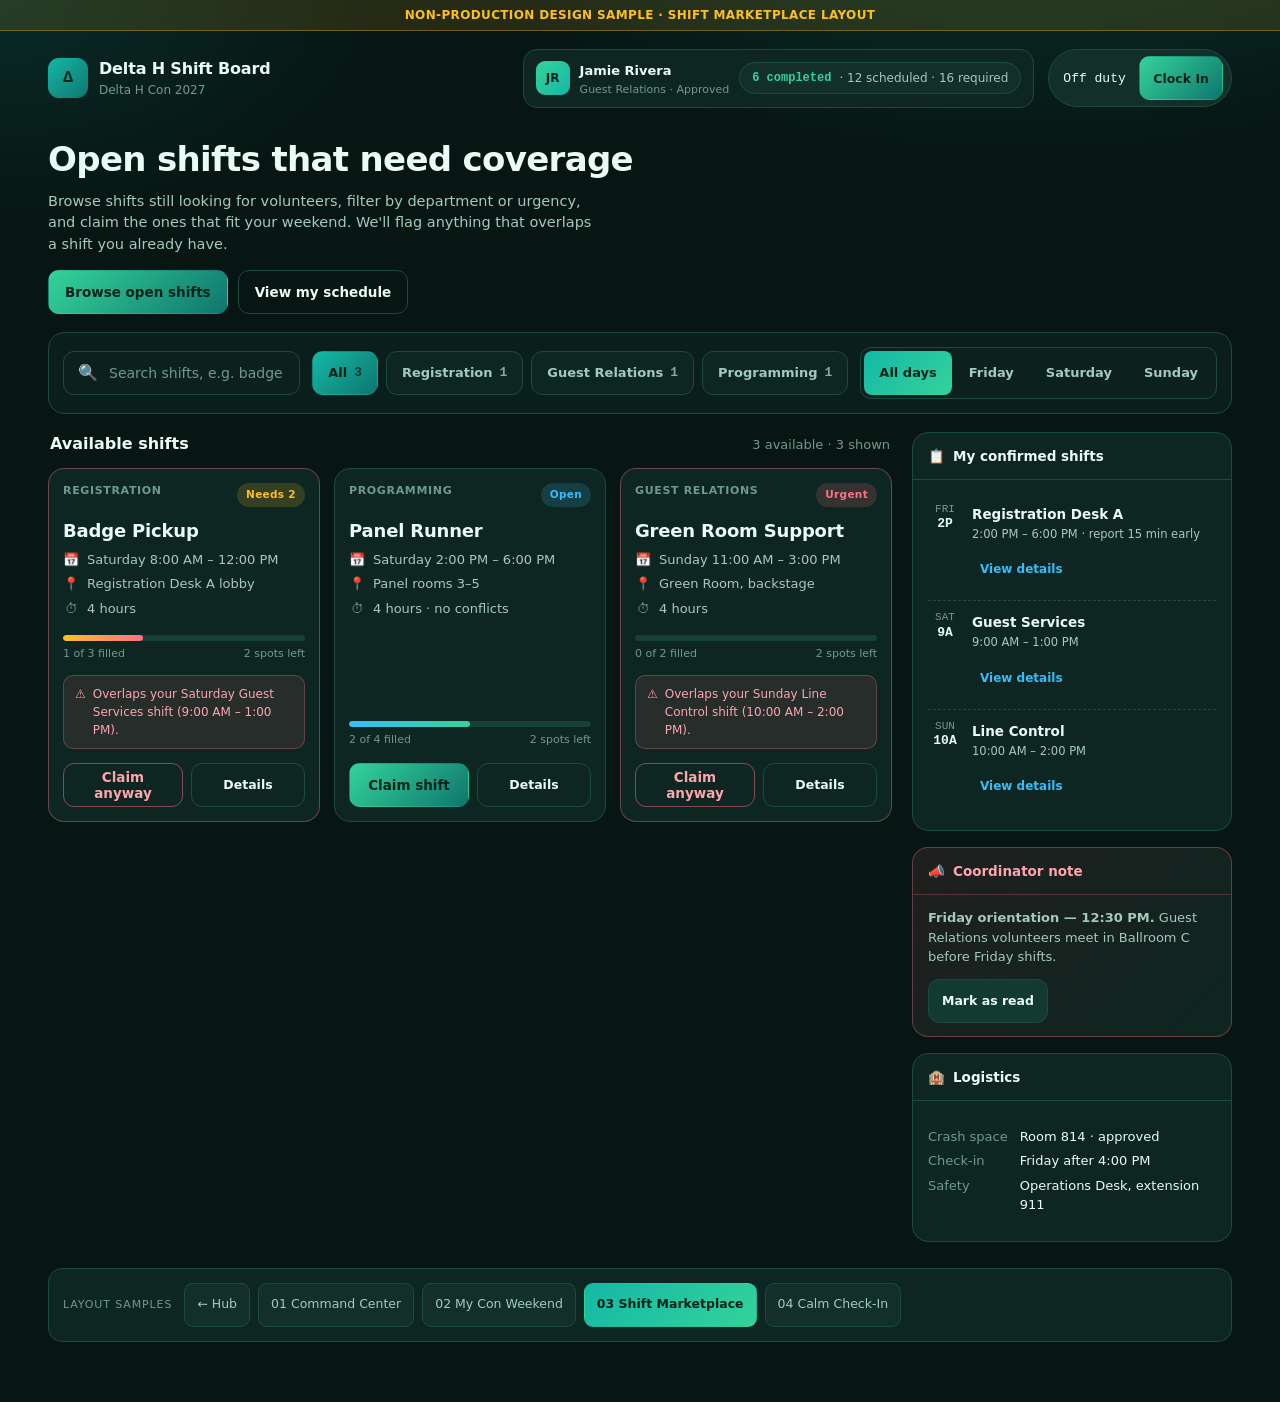
<file: sketches/volunteer-dashboard/03-shift-marketplace/index.html>
<!DOCTYPE html>
<html lang="en">
<head>
<meta charset="UTF-8">
<meta name="viewport" content="width=device-width, initial-scale=1.0">
<title>Shift Marketplace — Delta H Volunteer Dashboard (sample)</title>
<style>
  *,*::before,*::after{box-sizing:border-box;}
  :root{
    --bg-0:#071613; --bg-1:#0c211d; --bg-2:#123029; --bg-3:#174036;
    --surface:#0e2621; --surface-2:#123a31; --border:#1d4a3f; --border-soft:#2a6355;
    --t1:#eafaf4; --t2:#a3cabc; --t3:#6f9a8b;
    --teal:#14b8a6; --emerald:#34d399; --deep:#0f766e; --amber:#fbbf24; --coral:#fb7185; --sky:#38bdf8;
    --sans:'Inter',system-ui,-apple-system,'Segoe UI',Roboto,sans-serif;
    --mono:'JetBrains Mono',ui-monospace,monospace;
  }
  html{-webkit-text-size-adjust:100%;}
  body{margin:0;font-family:var(--sans);color:var(--t1);line-height:1.5;-webkit-font-smoothing:antialiased;
    background:
      radial-gradient(1000px 500px at 80% -10%,rgba(20,184,166,.2),transparent 60%),
      radial-gradient(700px 400px at 0% 0%,rgba(15,118,110,.22),transparent 55%),
      var(--bg-0);min-height:100vh;}
  a{color:inherit;}
  button{font-family:inherit;color:inherit;cursor:pointer;}
  .skip-link{position:absolute;left:12px;top:-60px;z-index:200;background:var(--teal);color:#04231a;
    padding:12px 18px;border-radius:10px;font-weight:800;text-decoration:none;transition:top .18s;}
  .skip-link:focus{top:12px;}
  :focus-visible{outline:3px solid #5eead4;outline-offset:3px;border-radius:8px;}

  .sample-strip{background:rgba(251,191,36,.12);border-bottom:1px solid rgba(251,191,36,.35);color:var(--amber);
    font-size:12px;font-weight:700;letter-spacing:.03em;padding:6px 16px;text-align:center;text-transform:uppercase;}

  .wrap{max-width:1240px;margin:0 auto;padding:0 clamp(14px,3vw,28px) 60px;}

  /* Header */
  header.mkt{display:flex;align-items:center;gap:14px;padding:18px 0 8px;flex-wrap:wrap;}
  .brand{display:flex;align-items:center;gap:11px;}
  .brand .logo{width:40px;height:40px;border-radius:11px;background:linear-gradient(135deg,var(--teal),var(--deep));
    display:grid;place-items:center;font-weight:800;color:#04231a;font-family:var(--mono);}
  .brand b{font-size:16px;letter-spacing:-.01em;}
  .brand small{display:block;color:var(--t3);font-size:12px;}
  .header-spacer{flex:1;}
  .menu-btn{display:none;width:44px;height:44px;border-radius:11px;background:var(--surface);border:1px solid var(--border);
    place-items:center;flex:none;}
  .menu-btn span{width:18px;height:2px;background:var(--t1);box-shadow:0 -5px 0 var(--t1),0 5px 0 var(--t1);}

  .status-strip{display:flex;align-items:center;gap:10px;padding:8px 12px;border-radius:14px;
    background:var(--surface);border:1px solid var(--border);flex-wrap:wrap;}
  .avatar{width:34px;height:34px;border-radius:9px;background:linear-gradient(135deg,var(--emerald),var(--teal));
    display:grid;place-items:center;font-weight:800;color:#04231a;font-size:12px;}
  .status-strip .nm b{font-size:13px;}
  .status-strip .nm small{color:var(--t3);font-size:11px;display:block;}
  .hourpill{display:inline-flex;align-items:center;gap:8px;padding:6px 12px;border-radius:999px;background:var(--bg-2);
    border:1px solid var(--border);font-size:12px;color:var(--t2);}
  .hourpill b{font-family:var(--mono);color:var(--emerald);}

  /* Clock chip in header */
  .clock-chip{display:flex;align-items:center;gap:10px;padding:6px 8px 6px 14px;border-radius:999px;
    background:var(--bg-2);border:1px solid var(--border);}
  .clock-chip.on{border-color:rgba(52,211,153,.5);background:linear-gradient(135deg,rgba(52,211,153,.14),var(--bg-2));}
  .clock-chip .rd{font-family:var(--mono);font-size:13px;min-width:66px;}
  .btn{display:inline-flex;align-items:center;justify-content:center;gap:8px;min-height:44px;padding:0 16px;
    border-radius:11px;border:1px solid var(--border);background:var(--surface-2);color:var(--t1);
    font-weight:700;font-size:13.5px;transition:filter .15s,background .15s,transform .1s;}
  .btn:active{transform:scale(.98);}
  .btn.go{background:linear-gradient(135deg,var(--emerald),var(--deep));color:#04231a;border-color:transparent;}
  .btn.stop{background:linear-gradient(135deg,var(--coral),#e11d48);color:#fff;border-color:transparent;}
  .btn.sm{min-height:44px;padding:0 13px;font-size:12.5px;}
  .btn.ghost{background:transparent;}

  /* Hero */
  .mkt-hero{margin:18px 0 6px;}
  .mkt-hero h1{margin:0;font-size:clamp(24px,4vw,34px);font-weight:800;letter-spacing:-.02em;}
  .mkt-hero p{margin:6px 0 0;color:var(--t2);font-size:14.5px;max-width:60ch;}
  .hero-actions{display:flex;gap:10px;margin-top:14px;flex-wrap:wrap;}

  /* Toolbar */
  .toolbar{position:sticky;top:0;z-index:40;margin:18px 0;padding:14px;border-radius:16px;
    background:rgba(12,33,29,.9);backdrop-filter:blur(10px);border:1px solid var(--border);
    display:flex;gap:12px;flex-wrap:wrap;align-items:center;}
  .search{flex:1;min-width:220px;display:flex;align-items:center;gap:9px;padding:0 14px;min-height:44px;
    border-radius:11px;background:var(--bg-1);border:1px solid var(--border);}
  .search input{flex:1;background:transparent;border:0;color:var(--t1);font-size:14px;outline:none;font-family:inherit;}
  .search input::placeholder{color:var(--t3);}
  .filters{display:flex;gap:8px;flex-wrap:wrap;}
  .fchip{min-height:44px;padding:0 15px;border-radius:11px;border:1px solid var(--border);background:var(--surface);
    color:var(--t2);font-weight:700;font-size:13px;display:inline-flex;align-items:center;gap:7px;}
  .fchip[aria-pressed="true"]{background:linear-gradient(135deg,var(--teal),var(--deep));color:#04231a;border-color:transparent;}
  .fchip .n{font-family:var(--mono);opacity:.8;}
  .day-seg{display:inline-flex;background:var(--bg-1);border:1px solid var(--border);border-radius:11px;padding:3px;gap:2px;}
  .day-seg button{min-height:44px;padding:0 15px;border:0;background:transparent;border-radius:8px;color:var(--t2);
    font-weight:700;font-size:13px;}
  .day-seg button[aria-pressed="true"]{background:linear-gradient(135deg,var(--teal),var(--emerald));color:#04231a;}

  /* Layout */
  .cols{display:grid;grid-template-columns:1fr 320px;gap:20px;align-items:start;}
  .result-head{display:flex;align-items:baseline;justify-content:space-between;margin:0 2px 12px;}
  .result-head h2{margin:0;font-size:16px;font-weight:800;}
  .result-head span{color:var(--t3);font-size:13px;}

  /* Marketplace grid */
  .grid{display:grid;grid-template-columns:repeat(auto-fill,minmax(260px,1fr));gap:14px;}
  .listing{display:flex;flex-direction:column;background:var(--surface);border:1px solid var(--border);
    border-radius:16px;overflow:hidden;transition:border-color .15s,transform .15s;}
  .listing:hover{border-color:var(--border-soft);transform:translateY(-2px);}
  .listing.hide{display:none;}
  .listing.claimed{border-color:rgba(52,211,153,.55);}
  .listing.conflict{border-color:rgba(251,113,133,.4);}
  .lst-top{padding:14px 14px 0;display:flex;align-items:flex-start;justify-content:space-between;gap:8px;}
  .lst-dept{font-size:11px;font-weight:800;letter-spacing:.06em;text-transform:uppercase;color:var(--t3);}
  .lbl{font-size:10.5px;font-weight:800;padding:4px 9px;border-radius:999px;letter-spacing:.03em;}
  .lbl.urgent{background:rgba(251,113,133,.16);color:var(--coral);}
  .lbl.needs{background:rgba(251,191,36,.16);color:var(--amber);}
  .lbl.open{background:rgba(56,189,248,.16);color:var(--sky);}
  .lst-body{padding:6px 14px 0;flex:1;}
  .lst-title{font-size:18px;font-weight:800;letter-spacing:-.01em;margin:4px 0 6px;}
  .lst-row{display:flex;align-items:center;gap:8px;font-size:13px;color:var(--t2);margin-bottom:5px;}
  .lst-row .ic{width:16px;text-align:center;color:var(--t3);}
  .cov{margin:12px 14px 0;}
  .cov-bar{height:6px;border-radius:999px;background:var(--bg-3);overflow:hidden;}
  .cov-fill{height:100%;border-radius:999px;background:linear-gradient(90deg,var(--amber),var(--coral));}
  .cov-txt{display:flex;justify-content:space-between;font-size:11px;color:var(--t3);margin-top:5px;}
  .conflict-note{margin:12px 14px 0;padding:9px 11px;border-radius:10px;background:rgba(251,113,133,.1);
    border:1px solid rgba(251,113,133,.3);color:#fda4af;font-size:12px;display:flex;gap:7px;}
  .lst-foot{padding:14px;display:flex;gap:8px;align-items:center;}
  .lst-foot .btn{flex:1;}
  .claim-go{background:linear-gradient(135deg,var(--emerald),var(--deep));color:#04231a;border-color:transparent;}
  .claim-warn{background:transparent;border-color:rgba(251,113,133,.5);color:#fda4af;}
  /* inline confirm */
  .confirm{display:none;padding:12px 14px;background:var(--bg-1);border-top:1px solid var(--border);}
  .listing.confirming .confirm{display:block;}
  .confirm p{margin:0 0 10px;font-size:12.5px;color:var(--t2);}
  .confirm .row{display:flex;gap:8px;}

  /* Sidebar */
  .side{display:flex;flex-direction:column;gap:16px;position:sticky;top:92px;}
  .panel{background:var(--surface);border:1px solid var(--border);border-radius:16px;overflow:hidden;}
  .panel h3{margin:0;padding:13px 15px;font-size:13.5px;font-weight:800;border-bottom:1px solid var(--border);
    display:flex;align-items:center;gap:8px;}
  .panel .pb{padding:13px 15px;}
  .my-shift{display:flex;gap:10px;padding:9px 0;border-bottom:1px dashed var(--border);}
  .my-shift:last-child{border-bottom:0;}
  .my-shift.hide{display:none;}
  .my-shift .d{font-family:var(--mono);font-size:11px;color:var(--t3);width:34px;flex:none;text-align:center;line-height:1.3;}
  .my-shift .d b{display:block;color:var(--t1);font-size:13px;}
  .my-shift .r b{font-size:13.5px;}
  .my-shift .r span{display:block;font-size:11.5px;color:var(--t2);}
  .my-shift .r button{margin-top:4px;min-height:44px;background:none;border:0;color:var(--sky);font-size:12px;
    font-weight:700;padding:0 8px;display:inline-flex;align-items:center;}
  .kv{display:grid;grid-template-columns:auto 1fr;gap:5px 12px;font-size:13px;}
  .kv dt{color:var(--t3);}
  .kv dd{margin:0;}
  .announce{border:1px solid rgba(251,113,133,.35);background:linear-gradient(135deg,rgba(251,113,133,.1),var(--surface));}
  .announce.read{border-color:var(--border);background:var(--surface);}
  .announce h3{border-color:rgba(251,113,133,.25);color:#fda4af;}
  .announce.read h3{color:var(--t1);border-color:var(--border);}
  .announce p{margin:0 0 12px;font-size:13px;color:var(--t2);}

  .toast{position:fixed;left:50%;bottom:24px;transform:translateX(-50%) translateY(16px);z-index:200;
    background:var(--surface-2);border:1px solid var(--emerald);color:var(--t1);padding:12px 18px;border-radius:12px;
    font-weight:700;font-size:13.5px;box-shadow:0 12px 40px rgba(0,0,0,.5);opacity:0;pointer-events:none;
    transition:opacity .25s,transform .25s;max-width:90vw;}
  .toast.show{opacity:1;transform:translateX(-50%) translateY(0);}
  .toast.warn{border-color:var(--amber);}

  .switcher{margin:26px 0 0;padding:14px;border-radius:14px;background:var(--surface);border:1px solid var(--border);
    display:flex;flex-wrap:wrap;gap:8px;align-items:center;}
  .switcher .lab{font-size:11px;letter-spacing:.08em;text-transform:uppercase;color:var(--t3);margin-right:4px;}
  .switcher a{padding:8px 12px;border-radius:9px;background:var(--bg-2);border:1px solid var(--border);
    text-decoration:none;font-size:12.5px;color:var(--t2);min-height:44px;display:inline-flex;align-items:center;}
  .switcher a.here{color:#04231a;border-color:transparent;background:linear-gradient(135deg,var(--teal),var(--emerald));font-weight:700;}

  .sr-only{position:absolute;width:1px;height:1px;padding:0;margin:-1px;overflow:hidden;clip:rect(0,0,0,0);border:0;}

  /* Drawer for mobile my-schedule */
  .drawer-scrim{display:none;position:fixed;inset:0;background:rgba(0,0,0,.6);z-index:100;}
  body.nav-open .drawer-scrim{display:block;}

  @media(max-width:900px){
    .cols{grid-template-columns:1fr;}
    .side{position:static;order:-1;}
  }
  @media(max-width:640px){
    .menu-btn{display:grid;}
    .toolbar{position:static;}
    .side{position:fixed;z-index:120;top:0;right:0;bottom:0;width:min(90vw,370px);padding:76px 14px 24px;
      background:var(--bg-0);overflow-y:auto;transform:translateX(105%);visibility:hidden;
      transition:transform .2s ease,visibility .2s;}
    body.nav-open{overflow:hidden;}
    body.nav-open .side{transform:translateX(0);visibility:visible;}
    .drawer-scrim{z-index:110;}
  }
  @media(prefers-reduced-motion:reduce){
    *{animation-duration:.001ms!important;transition-duration:.001ms!important;}
    .listing:hover{transform:none;}
  }
</style>
</head>
<body data-layout="shift-marketplace">
<a class="skip-link" href="#main">Skip to open shifts</a>
<div class="sample-strip">Non-production design sample &middot; Shift Marketplace layout</div>

<div class="wrap">
  <header class="mkt">
    <div class="brand">
      <div class="logo" aria-hidden="true">Δ</div>
      <div><b>Delta H Shift Board</b><small>Delta H Con 2027</small></div>
    </div>
    <div class="header-spacer"></div>
    <div class="status-strip">
      <div class="avatar" aria-hidden="true">JR</div>
      <div class="nm"><b>Jamie Rivera</b><small>Guest Relations &middot; Approved</small></div>
      <span class="hourpill"><b>6 completed</b> &middot; 12 scheduled &middot; 16 required</span>
    </div>
    <div class="clock-chip" id="clockChip">
      <span class="rd" id="clockTime">Off duty</span>
      <button class="btn go sm" data-action="clock-toggle" aria-pressed="false" id="clockBtn">Clock In</button>
    </div>
    <button class="menu-btn" data-action="toggle-menu" aria-label="Open my schedule" aria-expanded="false"><span></span></button>
  </header>

  <div class="mkt-hero">
    <h1>Open shifts that need coverage</h1>
    <p>Browse shifts still looking for volunteers, filter by department or urgency, and claim the ones that fit your weekend. We'll flag anything that overlaps a shift you already have.</p>
    <div class="hero-actions">
      <button class="btn go" data-action="browse-open">Browse open shifts</button>
      <button class="btn ghost" data-action="toggle-menu">View my schedule</button>
    </div>
  </div>

  <!-- Toolbar -->
  <div class="toolbar" role="search">
    <label class="search">
      <span aria-hidden="true">&#128269;</span>
      <span class="sr-only">Search open shifts</span>
      <input type="text" id="searchInput" placeholder="Search shifts, e.g. badge, panel, green room" autocomplete="off">
    </label>
    <div class="filters" role="group" aria-label="Filter by department">
      <button class="fchip" data-action="filter" data-filter="all" aria-pressed="true">All <span class="n" id="cAll">3</span></button>
      <button class="fchip" data-action="filter" data-filter="registration" aria-pressed="false">Registration <span class="n">1</span></button>
      <button class="fchip" data-action="filter" data-filter="guest" aria-pressed="false">Guest Relations <span class="n">1</span></button>
      <button class="fchip" data-action="filter" data-filter="programming" aria-pressed="false">Programming <span class="n">1</span></button>
    </div>
    <div class="day-seg" role="group" aria-label="Filter by day">
      <button data-action="set-day" data-day="all" aria-pressed="true">All days</button>
      <button data-action="set-day" data-day="friday" aria-pressed="false">Friday</button>
      <button data-action="set-day" data-day="saturday" aria-pressed="false">Saturday</button>
      <button data-action="set-day" data-day="sunday" aria-pressed="false">Sunday</button>
    </div>
  </div>

  <div class="cols">
    <main id="main">
      <div class="result-head">
        <h2>Available shifts</h2>
        <span id="resultCount">3 open shifts</span>
      </div>
      <div class="grid" id="grid">

        <!-- Badge Pickup — conflicts with Saturday Guest Services -->
        <article class="listing conflict" data-open="badge" data-dept="registration" data-day="saturday" data-title="badge pickup registration">
          <div class="lst-top"><span class="lst-dept">Registration</span><span class="lbl needs">Needs 2</span></div>
          <div class="lst-body">
            <div class="lst-title">Badge Pickup</div>
            <div class="lst-row"><span class="ic" aria-hidden="true">&#128197;</span> Saturday 8:00 AM &ndash; 12:00 PM</div>
            <div class="lst-row"><span class="ic" aria-hidden="true">&#128205;</span> Registration Desk A lobby</div>
            <div class="lst-row"><span class="ic" aria-hidden="true">&#9201;</span> 4 hours</div>
          </div>
          <div class="cov"><div class="cov-bar"><div class="cov-fill" style="width:33%"></div></div>
            <div class="cov-txt"><span>1 of 3 filled</span><span>2 spots left</span></div></div>
          <div class="conflict-note"><span aria-hidden="true">&#9888;</span> Overlaps your Saturday Guest Services shift (9:00 AM &ndash; 1:00 PM).</div>
          <div class="lst-foot">
            <button class="btn claim-warn" data-action="claim-shift" data-shift-id="badge">Claim anyway</button>
            <button class="btn ghost sm" data-action="view-shift" data-shift="badge">Details</button>
          </div>
          <div class="confirm">
            <p>This overlaps your <b>Saturday Guest Services</b> shift. Claiming it creates a scheduling conflict a coordinator will need to approve.</p>
            <div class="row">
              <button class="btn claim-go sm" data-action="confirm-claim" data-shift-id="badge">Confirm claim</button>
              <button class="btn ghost sm" data-action="cancel-claim">Cancel</button>
            </div>
          </div>
        </article>

        <!-- Panel Runner — no conflict -->
        <article class="listing" data-open="panel" data-dept="programming" data-day="saturday" data-title="panel runner programming">
          <div class="lst-top"><span class="lst-dept">Programming</span><span class="lbl open">Open</span></div>
          <div class="lst-body">
            <div class="lst-title">Panel Runner</div>
            <div class="lst-row"><span class="ic" aria-hidden="true">&#128197;</span> Saturday 2:00 PM &ndash; 6:00 PM</div>
            <div class="lst-row"><span class="ic" aria-hidden="true">&#128205;</span> Panel rooms 3&ndash;5</div>
            <div class="lst-row"><span class="ic" aria-hidden="true">&#9201;</span> 4 hours &middot; no conflicts</div>
          </div>
          <div class="cov"><div class="cov-bar"><div class="cov-fill" style="width:50%;background:linear-gradient(90deg,var(--sky),var(--emerald))"></div></div>
            <div class="cov-txt"><span>2 of 4 filled</span><span>2 spots left</span></div></div>
          <div class="lst-foot">
            <button class="btn claim-go" data-action="claim-shift" data-shift-id="panel">Claim shift</button>
            <button class="btn ghost sm" data-action="view-shift" data-shift="panel">Details</button>
          </div>
        </article>

        <!-- Green Room — conflicts with Sunday Line Control -->
        <article class="listing conflict" data-open="green" data-dept="guest" data-day="sunday" data-title="green room support guest relations">
          <div class="lst-top"><span class="lst-dept">Guest Relations</span><span class="lbl urgent">Urgent</span></div>
          <div class="lst-body">
            <div class="lst-title">Green Room Support</div>
            <div class="lst-row"><span class="ic" aria-hidden="true">&#128197;</span> Sunday 11:00 AM &ndash; 3:00 PM</div>
            <div class="lst-row"><span class="ic" aria-hidden="true">&#128205;</span> Green Room, backstage</div>
            <div class="lst-row"><span class="ic" aria-hidden="true">&#9201;</span> 4 hours</div>
          </div>
          <div class="cov"><div class="cov-bar"><div class="cov-fill" style="width:0%"></div></div>
            <div class="cov-txt"><span>0 of 2 filled</span><span>2 spots left</span></div></div>
          <div class="conflict-note"><span aria-hidden="true">&#9888;</span> Overlaps your Sunday Line Control shift (10:00 AM &ndash; 2:00 PM).</div>
          <div class="lst-foot">
            <button class="btn claim-warn" data-action="claim-shift" data-shift-id="green">Claim anyway</button>
            <button class="btn ghost sm" data-action="view-shift" data-shift="green">Details</button>
          </div>
          <div class="confirm">
            <p>This overlaps your <b>Sunday Line Control</b> shift. Claiming it creates a scheduling conflict a coordinator will need to approve.</p>
            <div class="row">
              <button class="btn claim-go sm" data-action="confirm-claim" data-shift-id="green">Confirm claim</button>
              <button class="btn ghost sm" data-action="cancel-claim">Cancel</button>
            </div>
          </div>
        </article>

      </div>
      <p id="emptyState" style="display:none;color:var(--t3);text-align:center;padding:30px;">No open shifts match your filters. Try clearing the search or choosing "All days".</p>
    </main>

    <!-- Sidebar: my schedule + logistics -->
    <div class="drawer-scrim" data-action="toggle-menu" aria-hidden="true"></div>
    <aside class="side" id="side" aria-label="My schedule and details">
      <div class="panel">
        <h3><span aria-hidden="true">&#128203;</span> My confirmed shifts</h3>
        <div class="pb" id="myShifts">
          <div class="my-shift" data-day="friday">
            <div class="d">FRI<b>2P</b></div>
            <div class="r"><b>Registration Desk A</b><span>2:00 PM &ndash; 6:00 PM &middot; report 15 min early</span>
              <button data-action="view-shift" data-shift="friday">View details</button></div>
          </div>
          <div class="my-shift" data-day="saturday">
            <div class="d">SAT<b>9A</b></div>
            <div class="r"><b>Guest Services</b><span>9:00 AM &ndash; 1:00 PM</span>
              <button data-action="view-shift" data-shift="saturday">View details</button></div>
          </div>
          <div class="my-shift" data-day="sunday">
            <div class="d">SUN<b>10A</b></div>
            <div class="r"><b>Line Control</b><span>10:00 AM &ndash; 2:00 PM</span>
              <button data-action="view-shift" data-shift="sunday">View details</button></div>
          </div>
        </div>
      </div>

      <div class="panel announce" id="announce">
        <h3><span aria-hidden="true">&#128227;</span> Coordinator note</h3>
        <div class="pb">
          <p><b>Friday orientation &mdash; 12:30 PM.</b> Guest Relations volunteers meet in Ballroom C before Friday shifts.</p>
          <button class="btn sm" data-action="mark-read" id="markReadBtn">Mark as read</button>
        </div>
      </div>

      <div class="panel">
        <h3><span aria-hidden="true">&#127976;</span> Logistics</h3>
        <div class="pb">
          <dl class="kv">
            <dt>Crash space</dt><dd>Room 814 &middot; approved</dd>
            <dt>Check-in</dt><dd>Friday after 4:00 PM</dd>
            <dt>Safety</dt><dd>Operations Desk, extension 911</dd>
          </dl>
        </div>
      </div>
    </aside>
  </div>

  <nav class="switcher" aria-label="Layout samples">
    <span class="lab">Layout samples</span>
    <a href="../index.html">&larr; Hub</a>
    <a href="../01-command-center/index.html">01 Command Center</a>
    <a href="../02-my-con-weekend/index.html">02 My Con Weekend</a>
    <a class="here" href="../03-shift-marketplace/index.html" aria-current="page">03 Shift Marketplace</a>
    <a href="../04-calm-check-in/index.html">04 Calm Check-In</a>
  </nav>
</div>

<div class="toast" id="toast" role="status"></div>
<div class="sr-only" id="live" aria-live="polite"></div>

<script>
(function(){
  var live=document.getElementById('live');
  function announce(m){live.textContent='';setTimeout(function(){live.textContent=m;},30);}
  var toast=document.getElementById('toast');
  function showToast(m,warn){toast.textContent=m;toast.classList.toggle('warn',!!warn);toast.classList.add('show');
    clearTimeout(toast._t);toast._t=setTimeout(function(){toast.classList.remove('show');},3200);}

  // Clock
  var clocked=false,sim=0,tick=null;
  function pad(n){return(n<10?'0':'')+n;}
  function rc(){document.getElementById('clockTime').textContent=
    pad(Math.floor(sim/3600))+':'+pad(Math.floor(sim/60)%60)+':'+pad(sim%60);}
  function setClock(on){
    clocked=on;var chip=document.getElementById('clockChip'),b=document.getElementById('clockBtn');
    b.setAttribute('aria-pressed',on?'true':'false');b.textContent=on?'Clock Out':'Clock In';
    b.classList.toggle('go',!on);b.classList.toggle('stop',on);
    if(on){chip.classList.add('on');sim=0;rc();tick=setInterval(function(){sim++;rc();},1000);
      showToast('Clocked in at Registration Desk A');announce('Clocked in. Timer started.');}
    else{chip.classList.remove('on');clearInterval(tick);document.getElementById('clockTime').textContent='Off duty';
      showToast('Clocked out — hours logged');announce('Clocked out. Hours logged.');}
  }

  // Filters + search + day
  var state={dept:'all',day:'all',q:''};
  function apply(){
    var q=state.q.toLowerCase(),shown=0,available=0;
    document.querySelectorAll('#grid .listing').forEach(function(l){
      var okDept=state.dept==='all'||l.dataset.dept===state.dept;
      var okDay=state.day==='all'||l.dataset.day===state.day;
      var okQ=!q||l.dataset.title.indexOf(q)>-1;
      var vis=okDept&&okDay&&okQ;l.classList.toggle('hide',!vis);
      if(vis){shown++;if(!l.classList.contains('claimed'))available++;}
    });
    document.getElementById('resultCount').textContent=available+' available · '+shown+' shown';
    document.getElementById('emptyState').style.display=shown?'none':'block';
    // my schedule filter by day too
    document.querySelectorAll('#myShifts .my-shift').forEach(function(m){
      m.classList.toggle('hide',!(state.day==='all'||m.dataset.day===state.day));});
    announce(shown+' open shifts shown.');
  }
  function setFilter(f){state.dept=f;
    document.querySelectorAll('[data-action="filter"]').forEach(function(b){b.setAttribute('aria-pressed',b.dataset.filter===f?'true':'false');});apply();}
  function setDay(d){state.day=d;
    document.querySelectorAll('[data-action="set-day"]').forEach(function(b){b.setAttribute('aria-pressed',b.dataset.day===d?'true':'false');});apply();}

  // Claim (with conflict guard)
  function doClaim(id){
    var card=document.querySelector('.listing[data-open="'+id+'"]');if(!card||card.classList.contains('claimed'))return;
    card.classList.remove('confirming');card.classList.add('claimed');
    var title=card.querySelector('.lst-title').textContent;
    var foot=card.querySelector('.lst-foot');
    foot.innerHTML='<button class="btn" disabled style="flex:1;background:rgba(52,211,153,.15);color:var(--emerald);border-color:transparent;">Claimed &mdash; you\'re on it</button>';
    var lbl=card.querySelector('.lbl');if(lbl){lbl.className='lbl open';lbl.textContent='Claimed';}
    var n=document.getElementById('cAll');n.textContent=Math.max(0,parseInt(n.textContent,10)-1);
    var additions={
      badge:{day:'SAT',time:'8A',role:'Badge Pickup',meta:'8:00 AM – 12:00 PM · scheduling conflict'},
      panel:{day:'SAT',time:'2P',role:'Panel Runner',meta:'2:00 PM – 6:00 PM · newly claimed'},
      green:{day:'SUN',time:'11A',role:'Green Room Support',meta:'11:00 AM – 3:00 PM · scheduling conflict'}
    };
    var d=additions[id];
    if(d){
      var row=document.createElement('div');row.className='my-shift';row.dataset.day=card.dataset.day;
      row.innerHTML='<div class="d">'+d.day+'<b>'+d.time+'</b></div><div class="r"><b>'+d.role+
        '</b><span>'+d.meta+'</span><button data-action="view-shift" data-shift="'+id+'">View details</button></div>';
      document.getElementById('myShifts').appendChild(row);
    }
    apply();
    showToast('Claimed '+title+' — added to your schedule');
    announce('Claimed '+title+'. Added to your schedule.');
  }
  function claim(btn){
    var card=btn.closest('.listing');
    if(card.classList.contains('conflict')){
      // reveal inline confirm guard
      document.querySelectorAll('.listing.confirming').forEach(function(c){c.classList.remove('confirming');});
      card.classList.add('confirming');
      var title=card.querySelector('.lst-title').textContent;
      showToast('Heads up: '+title+' overlaps an existing shift',true);
      announce('Warning: '+title+' overlaps a shift you already have. Confirm to claim anyway.');
      var cb=card.querySelector('[data-action="confirm-claim"]');if(cb)cb.focus();
    }else{doClaim(card.dataset.open);}
  }

  function markRead(){var a=document.getElementById('announce');a.classList.add('read');
    var b=document.getElementById('markReadBtn');b.disabled=true;b.textContent='Read';
    showToast('Announcement marked read');announce('Announcement marked as read.');}

  function viewShift(id){
    var map={friday:'Friday 2:00 PM – 6:00 PM at Registration Desk A. Report 15 minutes early. Orientation 12:30 PM in Ballroom C.',
      saturday:'Saturday 9:00 AM – 1:00 PM at Guest Services.',
      sunday:'Sunday 10:00 AM – 2:00 PM on Line Control.',
      badge:'Badge Pickup — Saturday 8:00 AM – 12:00 PM at the Registration Desk A lobby. 1 of 3 spots filled. This overlaps Guest Services from 9:00 AM – 1:00 PM.',
      panel:'Panel Runner — Saturday 2:00 PM – 6:00 PM in panel rooms 3–5. 2 of 4 spots filled. No conflicts with your schedule.',
      green:'Green Room Support — Sunday 11:00 AM – 3:00 PM backstage. No spots filled yet. This overlaps Line Control from 10:00 AM – 2:00 PM.'};
    showToast(map[id]||'Shift details');announce('Details: '+(map[id]||''));}

  function toggleMenu(force){var open=typeof force==='boolean'?force:!document.body.classList.contains('nav-open');
    document.body.classList.toggle('nav-open',open);
    var m=document.querySelector('.menu-btn');if(m)m.setAttribute('aria-expanded',open?'true':'false');
    if(open&&window.matchMedia('(max-width:640px)').matches){
      var first=document.querySelector('#side [data-action="view-shift"]');
      if(first)setTimeout(function(){first.focus();},40);
    }else if(open){
      document.getElementById('side').scrollIntoView();
      document.body.classList.remove('nav-open');
    }}

  document.getElementById('searchInput').addEventListener('input',function(e){state.q=e.target.value;apply();});
  document.addEventListener('click',function(e){
    var el=e.target.closest('[data-action]');if(!el)return;var a=el.dataset.action;
    if(a==='clock-toggle'){setClock(!clocked);}
    else if(a==='filter'){setFilter(el.dataset.filter);}
    else if(a==='set-day'){setDay(el.dataset.day);}
    else if(a==='claim-shift'){claim(el);}
    else if(a==='confirm-claim'){doClaim(el.dataset.shiftId);}
    else if(a==='cancel-claim'){el.closest('.listing').classList.remove('confirming');announce('Claim cancelled.');}
    else if(a==='mark-read'){markRead();}
    else if(a==='view-shift'){viewShift(el.dataset.shift);}
    else if(a==='browse-open'){document.getElementById('main').scrollIntoView();announce('Browsing open shifts.');}
    else if(a==='toggle-menu'){toggleMenu();}
  });
  document.addEventListener('keydown',function(e){if(e.key==='Escape'){toggleMenu(false);
    document.querySelectorAll('.listing.confirming').forEach(function(c){c.classList.remove('confirming');});}});
  apply();
})();
</script>
</body>
</html>
</file>
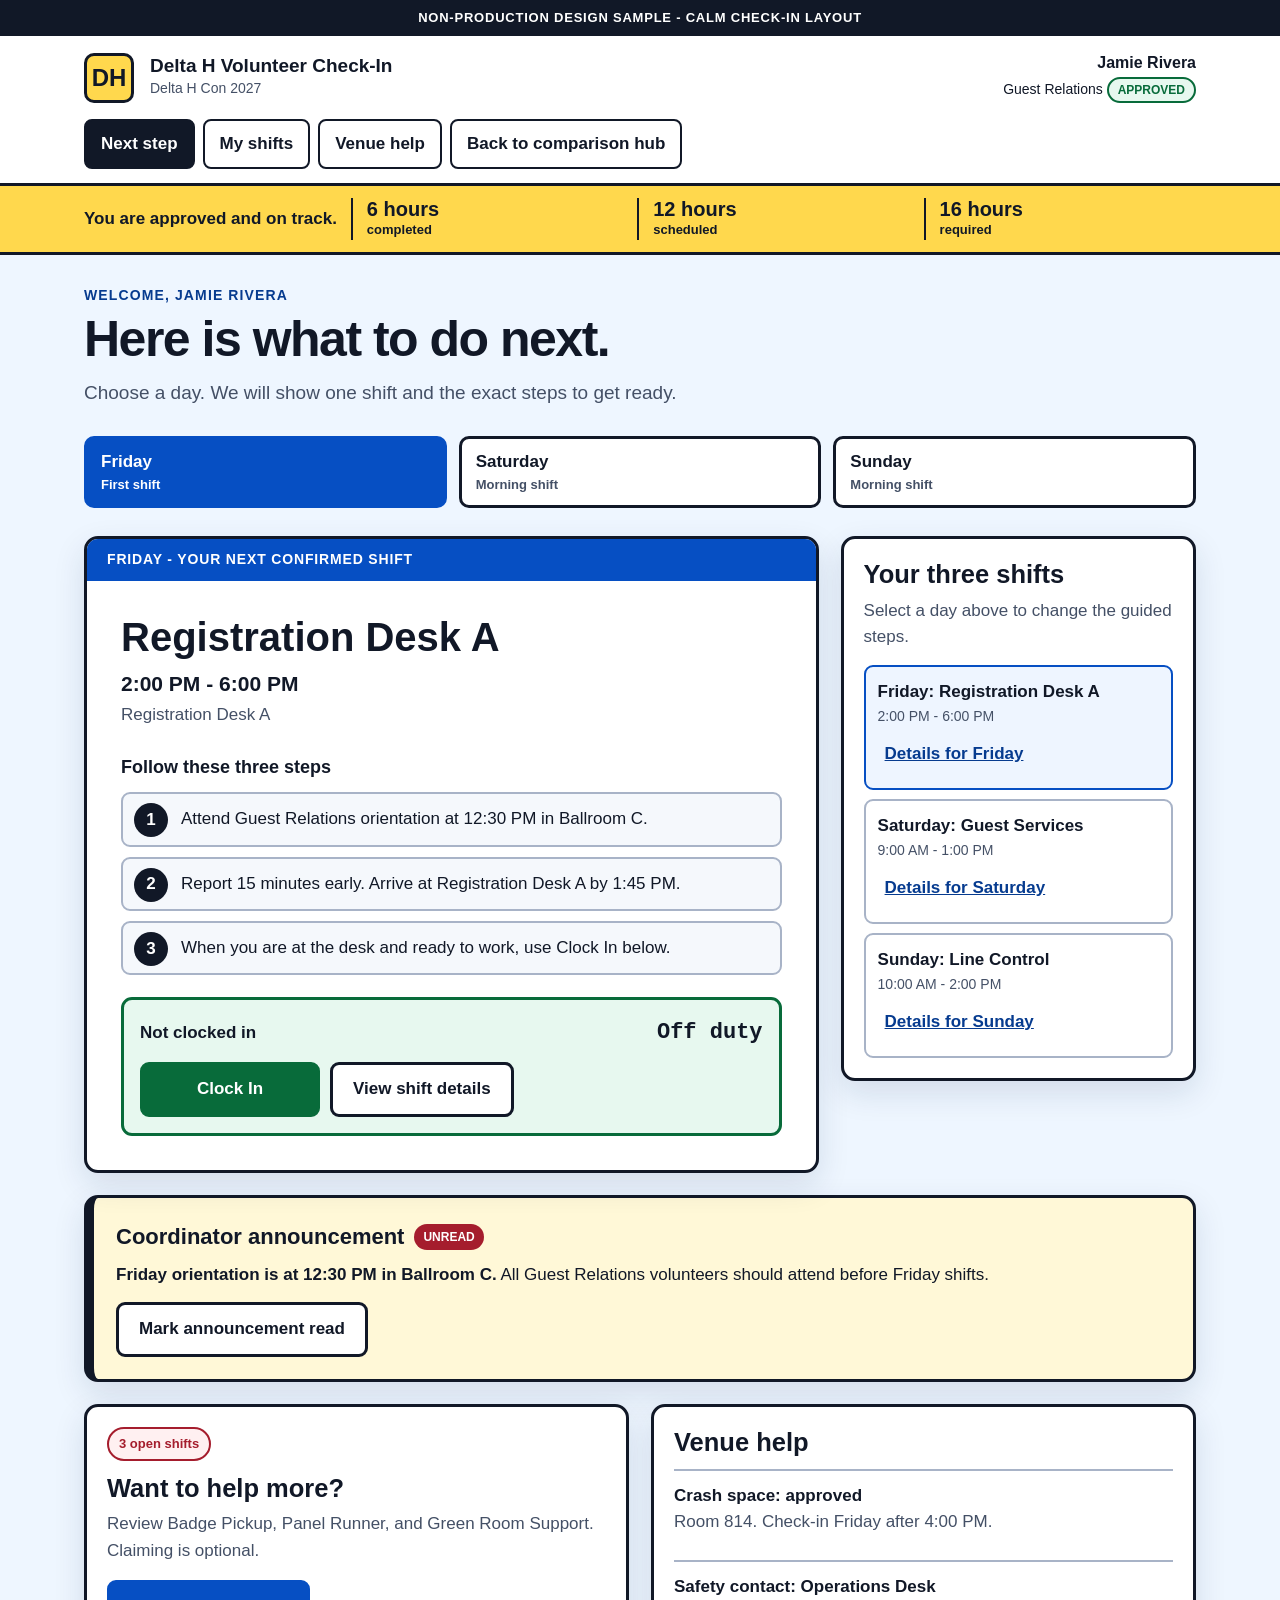
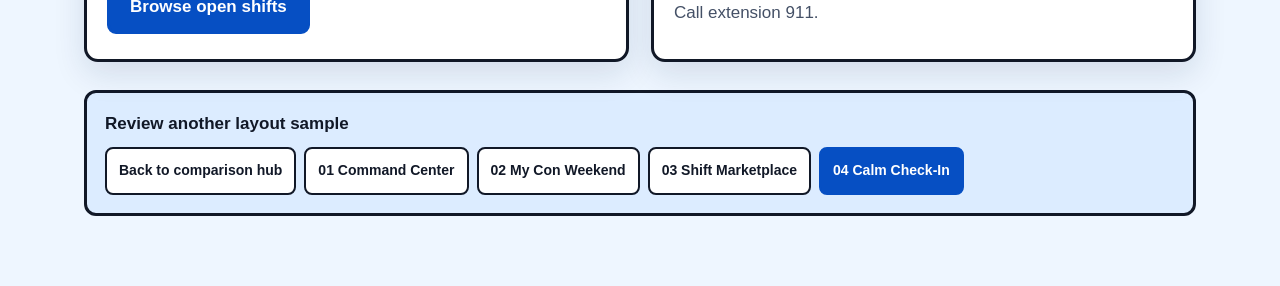
<file: sketches/volunteer-dashboard/04-calm-check-in/index.html>
<!DOCTYPE html>
<html lang="en">
<head>
<meta charset="UTF-8">
<meta name="viewport" content="width=device-width, initial-scale=1.0">
<title>Calm Check-In - Delta H Volunteer Dashboard (sample)</title>
<style>
  *,*::before,*::after{box-sizing:border-box;}
  :root{
    --ink:#111827;--muted:#445066;--line:#a8b3c7;--paper:#ffffff;--wash:#eef6ff;
    --blue:#064fc3;--blue-dark:#063b8f;--yellow:#ffd84d;--green:#086b3a;--green-wash:#e7f8ef;
    --red:#a51d2d;--red-wash:#fff0f1;--shadow:0 12px 32px rgba(20,44,80,.12);
    --sans:Arial,'Segoe UI',system-ui,sans-serif;
  }
  html{-webkit-text-size-adjust:100%;scroll-behavior:smooth;}
  body{margin:0;min-width:0;overflow-x:hidden;background:var(--wash);color:var(--ink);
    font-family:var(--sans);font-size:17px;line-height:1.55;-webkit-font-smoothing:antialiased;}
  body.modal-open{overflow:hidden;}
  button,a{font:inherit;}
  button{cursor:pointer;}
  a{color:var(--blue-dark);}
  .skip-link{position:fixed;z-index:500;left:12px;top:-80px;min-height:48px;padding:11px 18px;
    background:var(--ink);color:#fff;border-radius:8px;font-weight:800;text-decoration:none;}
  .skip-link:focus{top:12px;}
  :focus-visible{outline:4px solid #e54600;outline-offset:4px;}
  [hidden]{display:none!important;}

  .sample-strip{padding:8px 16px;background:var(--ink);color:#fff;text-align:center;font-size:13px;
    font-weight:800;letter-spacing:.06em;text-transform:uppercase;}
  .site-header{background:var(--paper);border-bottom:3px solid var(--ink);}
  .header-inner{max-width:1180px;margin:0 auto;padding:16px clamp(16px,4vw,34px);display:flex;
    align-items:center;gap:16px;min-width:0;}
  .mark{width:50px;height:50px;flex:0 0 50px;border:3px solid var(--ink);border-radius:10px;
    display:grid;place-items:center;background:var(--yellow);font-weight:900;font-size:24px;}
  .identity{min-width:0;}
  .identity b{display:block;font-size:19px;line-height:1.2;}
  .identity span{display:block;color:var(--muted);font-size:14px;white-space:nowrap;overflow:hidden;text-overflow:ellipsis;}
  .header-space{flex:1;}
  .person{text-align:right;font-size:14px;line-height:1.35;}
  .person b{display:block;font-size:16px;}
  .approved{display:inline-block;margin-top:3px;padding:3px 9px;background:var(--green-wash);border:2px solid var(--green);
    border-radius:999px;color:var(--green);font-size:12px;font-weight:900;text-transform:uppercase;}
  .menu-button{display:none;width:50px;height:50px;border:3px solid var(--ink);border-radius:9px;background:#fff;
    align-items:center;justify-content:center;font-weight:900;}
  .quick-nav{max-width:1180px;margin:0 auto;padding:0 clamp(16px,4vw,34px) 14px;display:flex;gap:8px;flex-wrap:wrap;}
  .quick-nav a{min-height:48px;padding:10px 15px;border:2px solid var(--ink);border-radius:8px;background:#fff;
    display:inline-flex;align-items:center;color:var(--ink);font-weight:800;text-decoration:none;}
  .quick-nav a[aria-current="page"]{background:var(--ink);color:#fff;}

  .status{background:var(--yellow);border-bottom:3px solid var(--ink);}
  .status-inner{max-width:1180px;margin:0 auto;padding:12px clamp(16px,4vw,34px);display:grid;
    grid-template-columns:auto repeat(3,minmax(110px,1fr));align-items:center;gap:14px;}
  .status-title{font-weight:900;}
  .metric{padding-left:14px;border-left:2px solid var(--ink);}
  .metric b{display:block;font-size:20px;line-height:1.1;}
  .metric span{display:block;font-size:13px;font-weight:700;}

  .shell{max-width:1180px;margin:0 auto;padding:30px clamp(16px,4vw,34px) 70px;}
  .eyebrow{margin:0 0 5px;color:var(--blue-dark);font-size:14px;font-weight:900;letter-spacing:.08em;text-transform:uppercase;}
  h1{max-width:760px;margin:0;font-size:clamp(31px,5vw,50px);line-height:1.08;letter-spacing:-.03em;}
  .lede{max-width:720px;margin:12px 0 0;color:var(--muted);font-size:19px;}

  .day-picker{margin:28px 0;display:grid;grid-template-columns:repeat(3,1fr);gap:12px;}
  .day-button{min-height:68px;padding:10px 14px;border:3px solid var(--ink);border-radius:10px;background:#fff;
    color:var(--ink);font-weight:900;text-align:left;}
  .day-button span{display:block;color:var(--muted);font-size:13px;font-weight:700;}
  .day-button[aria-pressed="true"]{background:var(--blue);color:#fff;border-color:var(--blue);}
  .day-button[aria-pressed="true"] span{color:#fff;}

  .guided-grid{display:grid;grid-template-columns:minmax(0,1.55fr) minmax(280px,.75fr);gap:22px;align-items:start;}
  .next-card,.plain-card,.notice{background:var(--paper);border:3px solid var(--ink);border-radius:14px;box-shadow:var(--shadow);}
  .next-card{overflow:hidden;}
  .card-kicker{padding:10px 20px;background:var(--blue);color:#fff;font-size:14px;font-weight:900;
    letter-spacing:.06em;text-transform:uppercase;}
  .next-body{padding:clamp(20px,4vw,34px);}
  .next-body h2{margin:0;font-size:clamp(27px,4vw,40px);line-height:1.12;}
  .shift-time{margin:8px 0 0;font-size:21px;font-weight:800;}
  .shift-place{margin:2px 0 0;color:var(--muted);}
  .instruction-title{margin:26px 0 10px;font-size:18px;}
  .steps{list-style:none;margin:0;padding:0;display:grid;gap:10px;counter-reset:step;}
  .steps li{position:relative;min-height:54px;padding:12px 14px 12px 58px;background:#f5f8fc;border:2px solid var(--line);
    border-radius:9px;counter-increment:step;}
  .steps li::before{content:counter(step);position:absolute;left:11px;top:9px;width:34px;height:34px;border-radius:50%;
    display:grid;place-items:center;background:var(--ink);color:#fff;font-weight:900;}
  .clock-panel{margin-top:22px;padding:16px;background:var(--green-wash);border:3px solid var(--green);border-radius:11px;}
  .clock-read{display:flex;justify-content:space-between;gap:12px;align-items:center;margin-bottom:12px;}
  .clock-read span{font-weight:800;}
  .clock-read output{font-family:ui-monospace,'SFMono-Regular',Consolas,monospace;font-size:22px;font-weight:900;}
  .button-row{display:flex;gap:10px;flex-wrap:wrap;}
  .action{min-height:52px;padding:11px 20px;border:3px solid var(--ink);border-radius:9px;background:#fff;color:var(--ink);
    display:inline-flex;align-items:center;justify-content:center;font-weight:900;text-decoration:none;}
  .action.primary{background:var(--blue);border-color:var(--blue);color:#fff;}
  .action.clock{min-width:180px;background:var(--green);border-color:var(--green);color:#fff;}
  .action.clock.stop{background:var(--red);border-color:var(--red);}
  .action:disabled{cursor:not-allowed;opacity:.72;}

  .side-stack{display:grid;gap:18px;}
  .plain-card{padding:20px;}
  .plain-card h2,.plain-card h3{margin:0 0 8px;line-height:1.2;}
  .plain-card p{margin:0;color:var(--muted);}
  .schedule-list{list-style:none;margin:15px 0 0;padding:0;display:grid;gap:9px;}
  .schedule-item{padding:12px;border:2px solid var(--line);border-radius:9px;background:#fff;}
  .schedule-item.active{border-color:var(--blue);background:#eef5ff;}
  .schedule-item b,.schedule-item span{display:block;}
  .schedule-item span{color:var(--muted);font-size:14px;}
  .text-action{min-height:44px;margin-top:5px;padding:4px 7px;border:0;background:transparent;color:var(--blue-dark);
    font-weight:900;text-decoration:underline;}

  .notice{margin-top:22px;padding:22px;background:#fff8d7;border-left-width:10px;}
  .notice.read{background:#f3f5f8;border-color:var(--line);}
  .notice-top{display:flex;align-items:center;gap:10px;flex-wrap:wrap;}
  .notice h2{margin:0;font-size:22px;}
  .unread-badge{padding:4px 9px;background:var(--red);color:#fff;border-radius:999px;font-size:12px;font-weight:900;text-transform:uppercase;}
  .notice.read .unread-badge{background:var(--muted);}
  .notice p{margin:8px 0 14px;}

  .lower-grid{display:grid;grid-template-columns:1fr 1fr;gap:22px;margin-top:22px;}
  .help-list{margin:12px 0 0;padding:0;list-style:none;display:grid;gap:12px;}
  .help-list li{padding:12px 0;border-top:2px solid var(--line);}
  .help-list b,.help-list span{display:block;}
  .help-list span{color:var(--muted);}
  .open-count{display:inline-block;margin-bottom:12px;padding:5px 10px;border-radius:999px;background:var(--red-wash);
    border:2px solid var(--red);color:var(--red);font-size:13px;font-weight:900;}

  .switcher{margin-top:28px;padding:18px;background:#dcecff;border:3px solid var(--ink);border-radius:12px;}
  .switcher strong{display:block;margin-bottom:10px;}
  .switcher-links{display:flex;gap:8px;flex-wrap:wrap;}
  .switcher a{min-height:48px;padding:9px 12px;border:2px solid var(--ink);border-radius:8px;background:#fff;
    display:inline-flex;align-items:center;color:var(--ink);font-size:14px;font-weight:800;text-decoration:none;}
  .switcher a.here{background:var(--blue);border-color:var(--blue);color:#fff;}

  .overlay{position:fixed;z-index:200;inset:0;background:rgba(17,24,39,.68);}
  .dialog{position:fixed;z-index:210;left:50%;top:50%;transform:translate(-50%,-50%);width:min(720px,calc(100vw - 28px));
    max-height:calc(100vh - 28px);overflow:auto;background:#fff;border:4px solid var(--ink);border-radius:14px;box-shadow:0 20px 80px rgba(0,0,0,.35);}
  .dialog-head{position:sticky;top:0;z-index:2;padding:16px 18px;background:#fff;border-bottom:3px solid var(--ink);
    display:flex;align-items:center;gap:16px;}
  .dialog-head h2{margin:0;font-size:25px;}
  .dialog-head .close{margin-left:auto;flex:0 0 50px;width:50px;height:50px;border:3px solid var(--ink);border-radius:8px;
    background:#fff;color:var(--ink);font-size:27px;font-weight:900;line-height:1;}
  .dialog-body{padding:20px;}
  .dialog-body>p{margin-top:0;color:var(--muted);}
  .open-list{display:grid;gap:14px;}
  .open-shift{padding:18px;border:3px solid var(--ink);border-radius:11px;}
  .open-shift.claimed{border-color:var(--green);background:var(--green-wash);}
  .open-shift h3{margin:0;font-size:21px;}
  .open-shift p{margin:5px 0 12px;color:var(--muted);}
  .shift-label{display:inline-block;margin-bottom:8px;padding:3px 8px;border-radius:999px;background:var(--yellow);
    border:2px solid var(--ink);font-size:12px;font-weight:900;text-transform:uppercase;}
  .claim-status{margin-left:8px;color:var(--green);font-weight:900;}
  .detail-copy{font-size:18px;white-space:pre-line;}
  .toast{position:fixed;z-index:300;left:50%;bottom:22px;transform:translate(-50%,18px);max-width:calc(100vw - 28px);
    padding:13px 18px;background:var(--ink);color:#fff;border:3px solid var(--yellow);border-radius:9px;font-weight:900;
    opacity:0;pointer-events:none;transition:opacity .18s,transform .18s;}
  .toast.show{opacity:1;transform:translate(-50%,0);}
  .sr-only{position:absolute;width:1px;height:1px;padding:0;margin:-1px;overflow:hidden;clip:rect(0,0,0,0);
    white-space:nowrap;border:0;}

  @media(max-width:780px){
    .person{display:none;}
    .menu-button{display:inline-flex;}
    .quick-nav{display:none;padding-top:14px;border-top:2px solid var(--line);}
    .quick-nav.open{display:grid;grid-template-columns:1fr;}
    .quick-nav a{width:100%;}
    .status-inner{grid-template-columns:1fr 1fr;}
    .status-title{grid-column:1/-1;}
    .metric{padding:8px 10px;border:2px solid var(--ink);background:rgba(255,255,255,.35);}
    .guided-grid,.lower-grid{grid-template-columns:1fr;}
  }
  @media(max-width:520px){
    body{font-size:16px;}
    .header-inner{padding:12px 14px;}
    .identity span{max-width:175px;}
    .status-inner{padding:12px 14px;gap:8px;}
    .shell{padding:24px 14px 54px;}
    .day-picker{gap:7px;}
    .day-button{min-height:74px;padding:8px;font-size:15px;text-align:center;}
    .next-body{padding:18px 15px;}
    .button-row{display:grid;grid-template-columns:1fr;}
    .action{width:100%;}
    .clock-read{align-items:flex-start;flex-direction:column;}
    .notice{padding:18px 14px;}
    .switcher-links{display:grid;grid-template-columns:1fr;}
    .switcher a{width:100%;}
    .dialog-body{padding:14px;}
  }
  @media(prefers-reduced-motion:reduce){
    html{scroll-behavior:auto;}
    *,*::before,*::after{animation-duration:.001ms!important;transition-duration:.001ms!important;}
  }
</style>
</head>
<body data-layout="calm-check-in">
<a class="skip-link" href="#main">Skip to your next step</a>
<div class="sample-strip" role="note">Non-production design sample - Calm Check-In layout</div>

<header class="site-header">
  <div class="header-inner">
    <div class="mark" aria-hidden="true">DH</div>
    <div class="identity">
      <b>Delta H Volunteer Check-In</b>
      <span>Delta H Con 2027</span>
    </div>
    <div class="header-space"></div>
    <div class="person">
      <b>Jamie Rivera</b>
      Guest Relations
      <span class="approved">Approved</span>
    </div>
    <button class="menu-button" data-action="toggle-menu" aria-controls="quickNav" aria-expanded="false" aria-label="Open page menu">Menu</button>
  </div>
  <nav class="quick-nav" id="quickNav" aria-label="Page menu">
    <a href="#main" aria-current="page">Next step</a>
    <a href="#today">My shifts</a>
    <a href="#help">Venue help</a>
    <a href="../index.html">Back to comparison hub</a>
  </nav>
</header>

<div class="status" aria-label="Volunteer status">
  <div class="status-inner">
    <div class="status-title">You are approved and on track.</div>
    <div class="metric"><b>6 hours</b><span>completed</span></div>
    <div class="metric"><b>12 hours</b><span>scheduled</span></div>
    <div class="metric"><b>16 hours</b><span>required</span></div>
  </div>
</div>

<main class="shell" id="main">
  <p class="eyebrow">Welcome, Jamie Rivera</p>
  <h1>Here is what to do next.</h1>
  <p class="lede">Choose a day. We will show one shift and the exact steps to get ready.</p>

  <div class="day-picker" role="group" aria-label="Choose convention day">
    <button class="day-button" data-action="set-day" data-day="friday" aria-pressed="true" aria-current="date">
      Friday <span>First shift</span>
    </button>
    <button class="day-button" data-action="set-day" data-day="saturday" aria-pressed="false">
      Saturday <span>Morning shift</span>
    </button>
    <button class="day-button" data-action="set-day" data-day="sunday" aria-pressed="false">
      Sunday <span>Morning shift</span>
    </button>
  </div>

  <div class="guided-grid">
    <section class="next-card" aria-labelledby="nextRole">
      <div class="card-kicker" id="selectedDay">Friday - your next confirmed shift</div>
      <div class="next-body">
        <h2 id="nextRole">Registration Desk A</h2>
        <p class="shift-time" id="nextTime">2:00 PM - 6:00 PM</p>
        <p class="shift-place" id="nextPlace">Registration Desk A</p>

        <h3 class="instruction-title">Follow these three steps</h3>
        <ol class="steps">
          <li id="stepOne">Attend Guest Relations orientation at 12:30 PM in Ballroom C.</li>
          <li id="stepTwo">Report 15 minutes early. Arrive at Registration Desk A by 1:45 PM.</li>
          <li id="stepThree">When you are at the desk and ready to work, use Clock In below.</li>
        </ol>

        <div class="clock-panel">
          <div class="clock-read">
            <span id="clockLabel">Not clocked in</span>
            <output id="clockTime" aria-label="Elapsed shift time">Off duty</output>
          </div>
          <div class="button-row">
            <button class="action clock" data-action="clock-toggle" aria-pressed="false" id="clockButton">Clock In</button>
            <button class="action" data-action="view-shift" data-shift="friday" id="mainDetails">View shift details</button>
          </div>
        </div>
      </div>
    </section>

    <aside class="side-stack" aria-label="My schedule">
      <section class="plain-card" id="today">
        <h2>Your three shifts</h2>
        <p>Select a day above to change the guided steps.</p>
        <ul class="schedule-list">
          <li class="schedule-item active" data-schedule-day="friday">
            <b>Friday: Registration Desk A</b>
            <span>2:00 PM - 6:00 PM</span>
            <button class="text-action" data-action="view-shift" data-shift="friday">Details for Friday</button>
          </li>
          <li class="schedule-item" data-schedule-day="saturday">
            <b>Saturday: Guest Services</b>
            <span>9:00 AM - 1:00 PM</span>
            <button class="text-action" data-action="view-shift" data-shift="saturday">Details for Saturday</button>
          </li>
          <li class="schedule-item" data-schedule-day="sunday">
            <b>Sunday: Line Control</b>
            <span>10:00 AM - 2:00 PM</span>
            <button class="text-action" data-action="view-shift" data-shift="sunday">Details for Sunday</button>
          </li>
        </ul>
      </section>
    </aside>
  </div>

  <section class="notice" id="announcement" aria-labelledby="announcementTitle">
    <div class="notice-top">
      <h2 id="announcementTitle">Coordinator announcement</h2>
      <span class="unread-badge" id="announcementBadge">Unread</span>
    </div>
    <p><b>Friday orientation is at 12:30 PM in Ballroom C.</b> All Guest Relations volunteers should attend before Friday shifts.</p>
    <button class="action" data-action="mark-read" id="markReadButton">Mark announcement read</button>
  </section>

  <div class="lower-grid">
    <section class="plain-card">
      <span class="open-count" id="openCount">3 open shifts</span>
      <h2>Want to help more?</h2>
      <p>Review Badge Pickup, Panel Runner, and Green Room Support. Claiming is optional.</p>
      <div class="button-row" style="margin-top:16px;">
        <button class="action primary" data-action="browse-open">Browse open shifts</button>
      </div>
    </section>

    <section class="plain-card" id="help">
      <h2>Venue help</h2>
      <ul class="help-list">
        <li>
          <b>Crash space: approved</b>
          <span>Room 814. Check-in Friday after 4:00 PM.</span>
        </li>
        <li>
          <b>Safety contact: Operations Desk</b>
          <span>Call extension 911.</span>
        </li>
      </ul>
    </section>
  </div>

  <nav class="switcher" aria-label="Layout samples">
    <strong>Review another layout sample</strong>
    <div class="switcher-links">
      <a href="../index.html">Back to comparison hub</a>
      <a href="../01-command-center/index.html">01 Command Center</a>
      <a href="../02-my-con-weekend/index.html">02 My Con Weekend</a>
      <a href="../03-shift-marketplace/index.html">03 Shift Marketplace</a>
      <a class="here" href="../04-calm-check-in/index.html" aria-current="page">04 Calm Check-In</a>
    </div>
  </nav>
</main>

<div class="overlay" id="overlay" data-action="close-panel" hidden></div>

<section class="dialog" id="openDialog" role="dialog" aria-modal="true" aria-labelledby="openDialogTitle" hidden>
  <div class="dialog-head">
    <h2 id="openDialogTitle">Open shifts</h2>
    <button class="close" data-action="close-panel" aria-label="Close open shifts">&times;</button>
  </div>
  <div class="dialog-body">
    <p>Choose Claim shift to add an open shift to this design sample.</p>
    <div class="open-list">
      <article class="open-shift" data-open="badge">
        <span class="shift-label">Needs 2 volunteers</span>
        <h3>Badge Pickup</h3>
        <p>Saturday, 8:00 AM - 12:00 PM. Registration Desk A lobby.</p>
        <button class="action primary" data-action="claim-shift" data-shift-id="badge">Claim shift</button>
        <span class="claim-status" aria-hidden="true"></span>
      </article>
      <article class="open-shift" data-open="panel">
        <span class="shift-label">2 spots open</span>
        <h3>Panel Runner</h3>
        <p>Saturday, 2:00 PM - 6:00 PM. Panel rooms 3-5.</p>
        <button class="action primary" data-action="claim-shift" data-shift-id="panel">Claim shift</button>
        <span class="claim-status" aria-hidden="true"></span>
      </article>
      <article class="open-shift" data-open="green">
        <span class="shift-label">Urgent coverage</span>
        <h3>Green Room Support</h3>
        <p>Sunday, 11:00 AM - 3:00 PM. Green Room backstage.</p>
        <button class="action primary" data-action="claim-shift" data-shift-id="green">Claim shift</button>
        <span class="claim-status" aria-hidden="true"></span>
      </article>
    </div>
  </div>
</section>

<section class="dialog" id="detailDialog" role="dialog" aria-modal="true" aria-labelledby="detailDialogTitle" hidden>
  <div class="dialog-head">
    <h2 id="detailDialogTitle">Shift details</h2>
    <button class="close" data-action="close-panel" aria-label="Close shift details">&times;</button>
  </div>
  <div class="dialog-body">
    <p class="detail-copy" id="detailCopy"></p>
  </div>
</section>

<div class="toast" id="toast" role="status"></div>
<div class="sr-only" id="liveRegion" aria-live="polite"></div>

<script>
(function(){
  var DAYS={
    friday:{
      label:'Friday',role:'Registration Desk A',time:'2:00 PM - 6:00 PM',place:'Registration Desk A',
      one:'Attend Guest Relations orientation at 12:30 PM in Ballroom C.',
      two:'Report 15 minutes early. Arrive at Registration Desk A by 1:45 PM.',
      three:'When you are at the desk and ready to work, use Clock In below.'
    },
    saturday:{
      label:'Saturday',role:'Guest Services',time:'9:00 AM - 1:00 PM',place:'Guest Services desk',
      one:'Go to the Guest Services desk for your confirmed morning shift.',
      two:'Arrive 15 minutes early, by 8:45 AM, so the prior team can brief you.',
      three:'When the desk lead says you are ready, use Clock In below.'
    },
    sunday:{
      label:'Sunday',role:'Line Control',time:'10:00 AM - 2:00 PM',place:'Main hall queue',
      one:'Go to Line Control at the main hall queue for your confirmed shift.',
      two:'Arrive 15 minutes early, by 9:45 AM, for your position briefing.',
      three:'When the line lead assigns your position, use Clock In below.'
    }
  };
  var DETAILS={
    friday:'Friday, 2:00 PM - 6:00 PM\\nRegistration Desk A\\nReport 15 minutes early at 1:45 PM. Orientation is at 12:30 PM in Ballroom C.',
    saturday:'Saturday, 9:00 AM - 1:00 PM\\nGuest Services desk\\nThis confirmed shift counts as 4 scheduled hours.',
    sunday:'Sunday, 10:00 AM - 2:00 PM\\nLine Control at the main hall queue\\nThis confirmed shift counts as 4 scheduled hours.'
  };
  var currentDay='friday',clocked=false,seconds=0,timer=null,lastFocus=null,claims=0;
  var live=document.getElementById('liveRegion');
  var toast=document.getElementById('toast');

  function announce(message){
    live.textContent='';
    setTimeout(function(){live.textContent=message;},30);
  }
  function showToast(message){
    toast.textContent=message;
    toast.classList.add('show');
    clearTimeout(toast._timer);
    toast._timer=setTimeout(function(){toast.classList.remove('show');},3200);
  }
  function pad(value){return value<10?'0'+value:String(value);}
  function renderTimer(){
    document.getElementById('clockTime').textContent=
      pad(Math.floor(seconds/3600))+':'+pad(Math.floor(seconds/60)%60)+':'+pad(seconds%60);
  }
  function setClock(on){
    clocked=on;
    var button=document.getElementById('clockButton');
    button.setAttribute('aria-pressed',on?'true':'false');
    button.textContent=on?'Clock Out':'Clock In';
    button.classList.toggle('stop',on);
    clearInterval(timer);
    if(on){
      seconds=0;
      renderTimer();
      document.getElementById('clockLabel').textContent='Clocked in: '+DAYS[currentDay].role;
      timer=setInterval(function(){seconds++;renderTimer();},1000);
      showToast('Clocked in. The elapsed timer is running.');
      announce('Clocked in for '+DAYS[currentDay].role+'. Timer started.');
    }else{
      document.getElementById('clockLabel').textContent='Not clocked in';
      document.getElementById('clockTime').textContent='Off duty';
      showToast('Clocked out. Sample hours logged.');
      announce('Clocked out. Sample hours logged.');
    }
  }
  function setDay(day){
    currentDay=day;
    var data=DAYS[day];
    document.querySelectorAll('[data-action="set-day"]').forEach(function(button){
      var selected=button.dataset.day===day;
      button.setAttribute('aria-pressed',selected?'true':'false');
      if(selected)button.setAttribute('aria-current','date');else button.removeAttribute('aria-current');
    });
    document.getElementById('selectedDay').textContent=data.label+' - your confirmed shift';
    document.getElementById('nextRole').textContent=data.role;
    document.getElementById('nextTime').textContent=data.time;
    document.getElementById('nextPlace').textContent=data.place;
    document.getElementById('stepOne').textContent=data.one;
    document.getElementById('stepTwo').textContent=data.two;
    document.getElementById('stepThree').textContent=data.three;
    document.getElementById('mainDetails').dataset.shift=day;
    document.querySelectorAll('[data-schedule-day]').forEach(function(item){
      item.classList.toggle('active',item.dataset.scheduleDay===day);
    });
    if(clocked){
      document.getElementById('clockLabel').textContent='Clocked in: '+data.role;
    }
    announce('Showing '+data.label+'. Your shift is '+data.role+', '+data.time+'.');
  }
  function toggleMenu(){
    var nav=document.getElementById('quickNav');
    var open=!nav.classList.contains('open');
    nav.classList.toggle('open',open);
    document.querySelector('.menu-button').setAttribute('aria-expanded',open?'true':'false');
    announce(open?'Page menu opened.':'Page menu closed.');
  }
  function openPanel(id){
    closePanels(false);
    lastFocus=document.activeElement;
    document.getElementById('overlay').hidden=false;
    var panel=document.getElementById(id);
    panel.hidden=false;
    document.body.classList.add('modal-open');
    var close=panel.querySelector('.close');
    if(close)close.focus();
  }
  function closePanels(restore){
    document.getElementById('overlay').hidden=true;
    document.querySelectorAll('.dialog').forEach(function(dialog){dialog.hidden=true;});
    document.body.classList.remove('modal-open');
    if(restore!==false&&lastFocus&&lastFocus.focus)lastFocus.focus();
  }
  function viewShift(id){
    document.getElementById('detailCopy').textContent=DETAILS[id]||'Shift details are unavailable.';
    openPanel('detailDialog');
    announce('Shift details opened for '+DAYS[id].role+'.');
  }
  function claimShift(button){
    var card=button.closest('.open-shift');
    if(!card||card.classList.contains('claimed'))return;
    card.classList.add('claimed');
    button.disabled=true;
    button.textContent='Claimed';
    var status=card.querySelector('.claim-status');
    status.textContent='Added to your schedule';
    status.removeAttribute('aria-hidden');
    claims++;
    var remaining=Math.max(0,3-claims);
    document.getElementById('openCount').textContent=remaining+(remaining===1?' open shift':' open shifts');
    var name=card.querySelector('h3').textContent;
    showToast(name+' claimed and added to your schedule.');
    announce(name+' claimed. It was added to your schedule. '+remaining+' open shifts remain.');
  }
  function markRead(){
    var announcement=document.getElementById('announcement');
    announcement.classList.add('read');
    var badge=document.getElementById('announcementBadge');
    badge.textContent='Read';
    var button=document.getElementById('markReadButton');
    button.disabled=true;
    button.textContent='Announcement read';
    showToast('Announcement marked read.');
    announce('Coordinator announcement marked as read.');
  }

  document.addEventListener('click',function(event){
    var control=event.target.closest('[data-action]');
    if(!control)return;
    var action=control.dataset.action;
    if(action==='clock-toggle')setClock(!clocked);
    else if(action==='set-day')setDay(control.dataset.day);
    else if(action==='toggle-menu')toggleMenu();
    else if(action==='browse-open')openPanel('openDialog');
    else if(action==='view-shift')viewShift(control.dataset.shift);
    else if(action==='claim-shift')claimShift(control);
    else if(action==='mark-read')markRead();
    else if(action==='close-panel')closePanels(true);
  });
  document.querySelectorAll('#quickNav a').forEach(function(link){
    link.addEventListener('click',function(){
      document.getElementById('quickNav').classList.remove('open');
      document.querySelector('.menu-button').setAttribute('aria-expanded','false');
    });
  });
  document.addEventListener('keydown',function(event){
    if(event.key==='Escape'){
      closePanels(true);
      document.getElementById('quickNav').classList.remove('open');
      document.querySelector('.menu-button').setAttribute('aria-expanded','false');
    }
  });
})();
</script>
</body>
</html>
</file>
<file: styles.css>
/* ═══════════════════════════════════════════════════════════════
   Delta H Scheduling System — Stylesheet
   Admin dashboard style inspired by AnimeNL Volunteer Manager
   and Endeavor, with a modern dark-glass aesthetic.
   ═══════════════════════════════════════════════════════════════ */

/* ─── Reset & Base ─── */
*, *::before, *::after { box-sizing: border-box; margin: 0; padding: 0; }

:root {
  /* Brand palette */
  --brand-1: #6366f1;
  --brand-2: #8b5cf6;
  --brand-3: #ec4899;
  --accent: #06b6d4;
  --success: #10b981;
  --warning: #f59e0b;
  --danger: #ef4444;
  --info: #3b82f6;

  /* Surface tokens (dark theme) */
  --bg-0: #0f1117;
  --bg-1: #161922;
  --bg-2: #1c2030;
  --bg-3: #232839;
  --bg-hover: #2a3045;
  --border: #2d3247;
  --border-light: #3a4055;

  /* Text */
  --text-1: #e8eaf0;
  --text-2: #a4abbd;
  --text-3: #6b7388;
  --text-dim: #4a5163;

  /* Gradients */
  --grad-brand: linear-gradient(135deg, var(--brand-1), var(--brand-2));
  --grad-brand-soft: linear-gradient(135deg, rgba(99,102,241,.15), rgba(139,92,246,.15));
  --grad-accent: linear-gradient(135deg, var(--accent), var(--brand-1));
  --grad-success: linear-gradient(135deg, #10b981, #059669);
  --grad-danger: linear-gradient(135deg, #ef4444, #dc2626);

  /* Shadows */
  --shadow-sm: 0 1px 3px rgba(0,0,0,.3);
  --shadow-md: 0 4px 12px rgba(0,0,0,.3);
  --shadow-lg: 0 8px 32px rgba(0,0,0,.4);
  --shadow-glow: 0 0 24px rgba(99,102,241,.15);
  --shadow-card: 0 2px 8px rgba(0,0,0,.25);

  /* Radius */
  --r-sm: 6px;
  --r-md: 10px;
  --r-lg: 14px;
  --r-xl: 20px;
  --r-full: 999px;

  /* Transitions */
  --t-fast: .15s cubic-bezier(.4,0,.2,1);
  --t-med: .25s cubic-bezier(.4,0,.2,1);
  --t-slow: .4s cubic-bezier(.4,0,.2,1);

  /* Layout */
  --sidebar-w: 248px;
}

html { font-size: 15px; }
body {
  font-family: 'Inter', system-ui, -apple-system, sans-serif;
  background: var(--bg-0);
  color: var(--text-1);
  min-height: 100vh;
  overflow-x: hidden;
  -webkit-font-smoothing: antialiased;
}
.hidden { display: none !important; }
.mono { font-family: 'JetBrains Mono', monospace; }

/* ─── Scrollbar ─── */
::-webkit-scrollbar { width: 8px; height: 8px; }
::-webkit-scrollbar-track { background: var(--bg-1); }
::-webkit-scrollbar-thumb { background: var(--border-light); border-radius: 4px; }
::-webkit-scrollbar-thumb:hover { background: var(--text-3); }

/* ════════════════════════════════════════════════
   LOGIN SCREEN
   ════════════════════════════════════════════════ */
.login-screen {
  min-height: 100vh;
  display: flex;
  align-items: center;
  justify-content: center;
  position: relative;
  background: var(--bg-0);
  overflow: hidden;
}
.login-bg-grid {
  position: absolute;
  inset: 0;
  background-image:
    radial-gradient(circle at 25% 30%, rgba(99,102,241,.12) 0%, transparent 50%),
    radial-gradient(circle at 75% 70%, rgba(139,92,246,.10) 0%, transparent 50%),
    radial-gradient(circle at 50% 50%, rgba(236,72,153,.05) 0%, transparent 60%);
}
.login-bg-grid::after {
  content: '';
  position: absolute;
  inset: 0;
  background-image:
    linear-gradient(rgba(255,255,255,.015) 1px, transparent 1px),
    linear-gradient(90deg, rgba(255,255,255,.015) 1px, transparent 1px);
  background-size: 40px 40px;
  mask-image: radial-gradient(ellipse at center, black 40%, transparent 80%);
}
.login-card {
  position: relative;
  z-index: 1;
  background: var(--bg-1);
  border: 1px solid var(--border);
  border-radius: var(--r-xl);
  padding: 48px 44px;
  max-width: 440px;
  width: 90%;
  text-align: center;
  box-shadow: var(--shadow-lg), var(--shadow-glow);
  animation: cardEntry .6s cubic-bezier(.16,1,.3,1);
}
@keyframes cardEntry {
  from { opacity: 0; transform: translateY(24px) scale(.96); }
  to { opacity: 1; transform: translateY(0) scale(1); }
}
.login-logo {
  display: flex;
  justify-content: center;
  margin-bottom: 24px;
  animation: logoFloat 3s ease-in-out infinite;
}
@keyframes logoFloat {
  0%,100% { transform: translateY(0); }
  50% { transform: translateY(-6px); }
}
.login-card h1 {
  font-size: 1.75rem;
  font-weight: 800;
  letter-spacing: -.02em;
  margin-bottom: 6px;
}
.login-subtitle {
  color: var(--text-2);
  font-size: .95rem;
  margin-bottom: 36px;
}
.login-oauth-btn {
  display: flex;
  align-items: center;
  justify-content: center;
  gap: 12px;
  width: 100%;
  padding: 14px 24px;
  background: #5865F2;
  color: #fff;
  border: none;
  border-radius: var(--r-md);
  font-size: 1rem;
  font-weight: 600;
  font-family: inherit;
  cursor: pointer;
  transition: all var(--t-fast);
  box-shadow: 0 4px 16px rgba(88,101,242,.35);
}
.login-oauth-btn:hover {
  background: #4752c4;
  transform: translateY(-1px);
  box-shadow: 0 6px 20px rgba(88,101,242,.45);
}
.login-oauth-btn:active { transform: translateY(0); }
.login-scopes {
  display: flex;
  justify-content: center;
  gap: 8px;
  margin-top: 20px;
  flex-wrap: wrap;
}
.login-scopes span {
  font-family: 'JetBrains Mono', monospace;
  font-size: .72rem;
  color: var(--text-3);
  background: var(--bg-2);
  border: 1px solid var(--border);
  padding: 4px 10px;
  border-radius: var(--r-full);
}
.login-footer {
  margin-top: 28px;
  font-size: .82rem;
  color: var(--text-3);
}
.login-role-switch {
  display: flex;
  gap: 8px;
  margin-top: 24px;
  justify-content: center;
  flex-wrap: wrap;
}
.role-switch-btn {
  padding: 8px 16px;
  background: var(--bg-2);
  border: 1px solid var(--border);
  border-radius: var(--r-full);
  color: var(--text-2);
  font-size: .8rem;
  font-weight: 500;
  font-family: inherit;
  cursor: pointer;
  transition: all var(--t-fast);
}
.role-switch-btn:hover { border-color: var(--brand-1); color: var(--text-1); }
.role-switch-btn.active {
  background: var(--grad-brand);
  border-color: transparent;
  color: #fff;
  box-shadow: 0 2px 12px rgba(99,102,241,.3);
}

/* ════════════════════════════════════════════════
   APP SHELL
   ════════════════════════════════════════════════ */
.app-shell {
  display: flex;
  min-height: 100vh;
}

/* ─── Sidebar ─── */
.sidebar {
  width: var(--sidebar-w);
  background: var(--bg-1);
  border-right: 1px solid var(--border);
  display: flex;
  flex-direction: column;
  position: fixed;
  top: 0;
  bottom: 0;
  left: 0;
  z-index: 100;
  transition: transform var(--t-med);
}
.sidebar-header {
  padding: 20px 22px;
  display: flex;
  align-items: center;
  gap: 12px;
  border-bottom: 1px solid var(--border);
}
.sidebar-header span {
  font-size: 1.2rem;
  font-weight: 800;
  letter-spacing: -.01em;
}
.sidebar-nav {
  flex: 1;
  padding: 16px 12px;
  overflow-y: auto;
}
.nav-section-label {
  font-size: .68rem;
  font-weight: 600;
  text-transform: uppercase;
  letter-spacing: .08em;
  color: var(--text-dim);
  padding: 16px 12px 8px;
}
.nav-item {
  display: flex;
  align-items: center;
  gap: 12px;
  padding: 10px 14px;
  border-radius: var(--r-md);
  color: var(--text-2);
  font-size: .9rem;
  font-weight: 500;
  cursor: pointer;
  transition: all var(--t-fast);
  margin-bottom: 2px;
  position: relative;
}
.nav-item:hover {
  background: var(--bg-2);
  color: var(--text-1);
}
.nav-item.active {
  background: var(--grad-brand-soft);
  color: var(--text-1);
}
.nav-item.active::before {
  content: '';
  position: absolute;
  left: 0;
  top: 50%;
  transform: translateY(-50%);
  width: 3px;
  height: 20px;
  background: var(--grad-brand);
  border-radius: 2px;
}
.nav-item svg {
  width: 20px;
  height: 20px;
  flex-shrink: 0;
  opacity: .8;
}
.nav-item.active svg { opacity: 1; }
.nav-badge {
  margin-left: auto;
  font-size: .68rem;
  font-weight: 700;
  padding: 2px 8px;
  border-radius: var(--r-full);
  background: var(--brand-1);
  color: #fff;
}
.sidebar-footer {
  padding: 14px;
  border-top: 1px solid var(--border);
}
.user-mini {
  display: flex;
  align-items: center;
  gap: 12px;
  padding: 10px;
  border-radius: var(--r-md);
  background: var(--bg-2);
  cursor: pointer;
  transition: background var(--t-fast);
}
.user-mini:hover { background: var(--bg-3); }
.user-avatar {
  width: 36px;
  height: 36px;
  border-radius: var(--r-full);
  flex-shrink: 0;
  display: flex;
  align-items: center;
  justify-content: center;
  font-weight: 700;
  font-size: .9rem;
  color: #fff;
}
.user-info {
  display: flex;
  flex-direction: column;
  gap: 2px;
  overflow: hidden;
}
.user-name {
  font-size: .85rem;
  font-weight: 600;
  white-space: nowrap;
  overflow: hidden;
  text-overflow: ellipsis;
}
.user-role-badge {
  font-size: .68rem;
  font-weight: 600;
  color: var(--brand-1);
  text-transform: uppercase;
  letter-spacing: .04em;
}

/* ─── Main Content ─── */
.main-content {
  flex: 1;
  margin-left: var(--sidebar-w);
  padding: 32px;
  max-width: calc(100vw - var(--sidebar-w));
  min-height: 100vh;
}

/* ─── Page Header ─── */
.page-header {
  display: flex;
  align-items: center;
  justify-content: space-between;
  margin-bottom: 28px;
  flex-wrap: wrap;
  gap: 16px;
}
.page-title-group h1 {
  font-size: 1.6rem;
  font-weight: 700;
  letter-spacing: -.02em;
}
.page-title-group p {
  color: var(--text-2);
  font-size: .9rem;
  margin-top: 4px;
}
.page-actions {
  display: flex;
  gap: 10px;
  flex-wrap: wrap;
}

/* ─── Buttons ─── */
.btn {
  display: inline-flex;
  align-items: center;
  gap: 8px;
  padding: 9px 18px;
  border: 1px solid var(--border);
  background: var(--bg-2);
  color: var(--text-1);
  font-size: .85rem;
  font-weight: 600;
  font-family: inherit;
  border-radius: var(--r-md);
  cursor: pointer;
  transition: all var(--t-fast);
  white-space: nowrap;
}
.btn:hover { background: var(--bg-3); border-color: var(--border-light); }
.btn:active { transform: scale(.97); }
.btn-primary {
  background: var(--grad-brand);
  border: none;
  color: #fff;
  box-shadow: 0 2px 12px rgba(99,102,241,.25);
}
.btn-primary:hover { box-shadow: 0 4px 20px rgba(99,102,241,.35); }
.btn-success {
  background: var(--grad-success);
  border: none;
  color: #fff;
}
.btn-danger {
  background: var(--grad-danger);
  border: none;
  color: #fff;
}
.btn-ghost {
  background: transparent;
  border-color: var(--border-light);
  color: var(--text-2);
}
.btn-ghost:hover { color: var(--text-1); }
.btn-sm { padding: 6px 12px; font-size: .78rem; }
.btn-icon {
  padding: 8px;
  display: inline-flex;
  align-items: center;
  justify-content: center;
}
.btn-icon svg { width: 16px; height: 16px; }

/* ════════════════════════════════════════════════
   CARDS
   ════════════════════════════════════════════════ */
.card {
  background: var(--bg-1);
  border: 1px solid var(--border);
  border-radius: var(--r-lg);
  overflow: hidden;
}
.card-header {
  padding: 18px 22px;
  border-bottom: 1px solid var(--border);
  display: flex;
  align-items: center;
  justify-content: space-between;
}
.card-title {
  font-size: 1rem;
  font-weight: 700;
}
.card-body { padding: 22px; }

/* ─── Stat Cards ─── */
.stat-grid {
  display: grid;
  grid-template-columns: repeat(auto-fill, minmax(200px, 1fr));
  gap: 16px;
  margin-bottom: 24px;
}
.stat-card {
  background: var(--bg-1);
  border: 1px solid var(--border);
  border-radius: var(--r-lg);
  padding: 22px;
  position: relative;
  overflow: hidden;
  transition: all var(--t-fast);
}
.stat-card:hover {
  border-color: var(--border-light);
  transform: translateY(-2px);
  box-shadow: var(--shadow-md);
}
.stat-card::before {
  content: '';
  position: absolute;
  top: 0;
  left: 0;
  right: 0;
  height: 3px;
  background: var(--grad-brand);
}
.stat-card.success::before { background: var(--grad-success); }
.stat-card.warning::before { background: linear-gradient(90deg, #f59e0b, #f97316); }
.stat-card.info::before { background: var(--grad-accent); }
.stat-icon {
  width: 40px;
  height: 40px;
  border-radius: var(--r-md);
  display: flex;
  align-items: center;
  justify-content: center;
  margin-bottom: 14px;
  background: var(--grad-brand-soft);
}
.stat-icon svg { width: 20px; height: 20px; color: var(--brand-1); }
.stat-value {
  font-size: 2rem;
  font-weight: 800;
  letter-spacing: -.02em;
  line-height: 1;
}
.stat-label {
  color: var(--text-2);
  font-size: .82rem;
  margin-top: 6px;
}
.stat-sub {
  color: var(--text-3);
  font-size: .75rem;
  margin-top: 4px;
}

/* ════════════════════════════════════════════════
   TABLES
   ════════════════════════════════════════════════ */
.table-wrap {
  overflow-x: auto;
  border-radius: var(--r-lg);
}
table {
  width: 100%;
  border-collapse: collapse;
  font-size: .87rem;
}
thead th {
  text-align: left;
  padding: 14px 16px;
  font-size: .72rem;
  font-weight: 700;
  text-transform: uppercase;
  letter-spacing: .06em;
  color: var(--text-3);
  border-bottom: 1px solid var(--border);
  white-space: nowrap;
  background: var(--bg-1);
}
thead th.sticky {
  position: sticky;
  top: 0;
  z-index: 2;
}
tbody td {
  padding: 13px 16px;
  border-bottom: 1px solid var(--border);
  vertical-align: middle;
}
tbody tr {
  transition: background var(--t-fast);
}
tbody tr:hover { background: var(--bg-2); }
tbody tr:last-child td { border-bottom: none; }

/* ─── Badges ─── */
.badge {
  display: inline-flex;
  align-items: center;
  gap: 5px;
  padding: 3px 10px;
  border-radius: var(--r-full);
  font-size: .72rem;
  font-weight: 600;
  white-space: nowrap;
}
.badge-success { background: rgba(16,185,129,.12); color: #34d399; }
.badge-warning { background: rgba(245,158,11,.12); color: #fbbf24; }
.badge-danger { background: rgba(239,68,68,.12); color: #f87171; }
.badge-info { background: rgba(59,130,246,.12); color: #60a5fa; }
.badge-brand { background: rgba(99,102,241,.12); color: #a5b4fc; }
.badge-neutral { background: var(--bg-3); color: var(--text-2); }
.badge-dot::before {
  content: '';
  width: 6px;
  height: 6px;
  border-radius: 50%;
  background: currentColor;
}

/* ════════════════════════════════════════════════
   AVAILABILITY CHIPS / TIME PICKER
   ════════════════════════════════════════════════ */
.avail-day {
  margin-bottom: 20px;
}
.avail-day-label {
  font-size: .85rem;
  font-weight: 700;
  margin-bottom: 10px;
  display: flex;
  align-items: center;
  gap: 8px;
}
.avail-chips {
  display: flex;
  flex-wrap: wrap;
  gap: 8px;
}
.time-chip {
  padding: 7px 14px;
  border: 1px solid var(--border);
  border-radius: var(--r-full);
  font-size: .78rem;
  font-weight: 500;
  font-family: 'JetBrains Mono', monospace;
  cursor: pointer;
  transition: all var(--t-fast);
  background: var(--bg-2);
  color: var(--text-2);
  user-select: none;
}
.time-chip:hover {
  border-color: var(--brand-1);
  color: var(--text-1);
}
.time-chip.selected {
  background: var(--grad-brand);
  border-color: transparent;
  color: #fff;
  font-weight: 600;
  box-shadow: 0 2px 12px rgba(99,102,241,.3);
  animation: chipPulse .3s ease;
}
@keyframes chipPulse {
  0% { transform: scale(.92); }
  50% { transform: scale(1.05); }
  100% { transform: scale(1); }
}

/* ─── Segmented Control ─── */
.segmented {
  display: inline-flex;
  background: var(--bg-2);
  border: 1px solid var(--border);
  border-radius: var(--r-md);
  padding: 3px;
  gap: 2px;
}
.segmented button {
  padding: 7px 16px;
  border: none;
  background: transparent;
  color: var(--text-2);
  font-size: .82rem;
  font-weight: 600;
  font-family: inherit;
  cursor: pointer;
  border-radius: 7px;
  transition: all var(--t-fast);
}
.segmented button:hover { color: var(--text-1); }
.segmented button.active {
  background: var(--bg-3);
  color: var(--text-1);
  box-shadow: var(--shadow-sm);
}

/* ════════════════════════════════════════════════
   SHIFT CARDS
   ════════════════════════════════════════════════ */
.shift-grid {
  display: grid;
  grid-template-columns: repeat(auto-fill, minmax(320px, 1fr));
  gap: 16px;
}
.shift-card {
  background: var(--bg-1);
  border: 1px solid var(--border);
  border-radius: var(--r-lg);
  padding: 20px;
  transition: all var(--t-fast);
  position: relative;
  overflow: hidden;
}
.shift-card:hover {
  border-color: var(--border-light);
  transform: translateY(-2px);
  box-shadow: var(--shadow-md);
}
.shift-card::before {
  content: '';
  position: absolute;
  left: 0;
  top: 0;
  bottom: 0;
  width: 4px;
}
.shift-card[data-dept="Main Hall"]::before { background: var(--brand-1); }
.shift-card[data-dept="Registration"]::before { background: var(--accent); }
.shift-card[data-dept="Tech / AV"]::before { background: var(--warning); }
.shift-card[data-dept="Food Service"]::before { background: var(--success); }
.shift-card[data-dept="Security"]::before { background: var(--danger); }
.shift-card[data-dept="Guest Relations"]::before { background: var(--brand-3); }
.shift-card[data-dept="Decorations"]::before { background: #a855f7; }
.shift-card[data-dept="Hospitality"]::before { background: var(--info); }
.shift-card-header {
  display: flex;
  justify-content: space-between;
  align-items: flex-start;
  margin-bottom: 14px;
}
.shift-title { font-size: 1rem; font-weight: 700; }
.shift-dept { font-size: .78rem; color: var(--text-2); margin-top: 3px; }
.shift-meta {
  display: flex;
  flex-direction: column;
  gap: 10px;
}
.shift-meta-row {
  display: flex;
  align-items: center;
  gap: 8px;
  font-size: .82rem;
  color: var(--text-2);
}
.shift-meta-row svg { width: 15px; height: 15px; opacity: .7; }
.shift-footer {
  display: flex;
  justify-content: space-between;
  align-items: center;
  margin-top: 16px;
  padding-top: 14px;
  border-top: 1px solid var(--border);
}
.shift-capacity-bar {
  height: 6px;
  background: var(--bg-3);
  border-radius: 3px;
  overflow: hidden;
  margin-top: 8px;
}
.shift-capacity-fill {
  height: 100%;
  border-radius: 3px;
  transition: width var(--t-med);
}

/* ════════════════════════════════════════════════
   PROFILE CARD
   ════════════════════════════════════════════════ */
.profile-hero {
  display: flex;
  gap: 24px;
  align-items: center;
  padding: 28px;
  background: var(--bg-1);
  border: 1px solid var(--border);
  border-radius: var(--r-lg);
  margin-bottom: 24px;
  position: relative;
  overflow: hidden;
}
.profile-hero::before {
  content: '';
  position: absolute;
  top: 0; left: 0; right: 0;
  height: 80px;
  background: var(--grad-brand-soft);
}
.profile-avatar {
  width: 96px;
  height: 96px;
  border-radius: var(--r-lg);
  display: flex;
  align-items: center;
  justify-content: center;
  font-size: 2rem;
  font-weight: 800;
  color: #fff;
  z-index: 1;
  flex-shrink: 0;
  box-shadow: var(--shadow-md);
}
.profile-info { z-index: 1; }
.profile-name { font-size: 1.5rem; font-weight: 700; }
.profile-discord { color: var(--text-2); font-size: .9rem; margin-top: 4px; }
.profile-badges { display: flex; gap: 8px; margin-top: 12px; flex-wrap: wrap; }

/* ─── Info Rows ─── */
.info-grid {
  display: grid;
  grid-template-columns: repeat(auto-fill, minmax(240px, 1fr));
  gap: 16px;
}
.info-item {
  background: var(--bg-1);
  border: 1px solid var(--border);
  border-radius: var(--r-md);
  padding: 16px;
}
.info-label {
  font-size: .72rem;
  font-weight: 600;
  text-transform: uppercase;
  letter-spacing: .04em;
  color: var(--text-3);
  margin-bottom: 6px;
}
.info-value {
  font-size: .95rem;
  font-weight: 500;
}

/* ─── Form Elements ─── */
.form-group { margin-bottom: 18px; }
.form-label {
  display: block;
  font-size: .82rem;
  font-weight: 600;
  margin-bottom: 7px;
  color: var(--text-2);
}
.form-input, .form-select, .form-textarea {
  width: 100%;
  padding: 10px 14px;
  background: var(--bg-2);
  border: 1px solid var(--border);
  border-radius: var(--r-md);
  color: var(--text-1);
  font-size: .9rem;
  font-family: inherit;
  transition: all var(--t-fast);
}
.form-input:focus, .form-select:focus, .form-textarea:focus {
  outline: none;
  border-color: var(--brand-1);
  box-shadow: 0 0 0 3px rgba(99,102,241,.15);
}
.form-textarea { resize: vertical; min-height: 80px; }
.form-row { display: flex; gap: 16px; }
.form-row > .form-group { flex: 1; }

/* ════════════════════════════════════════════════
   MODALS / DIALOGS
   ════════════════════════════════════════════════ */
.modal-overlay {
  position: fixed;
  inset: 0;
  background: rgba(0,0,0,.6);
  backdrop-filter: blur(6px);
  display: flex;
  align-items: center;
  justify-content: center;
  z-index: 1000;
  padding: 24px;
  animation: fadeIn .2s ease;
}
@keyframes fadeIn { from { opacity: 0; } to { opacity: 1; } }
.modal-card {
  background: var(--bg-1);
  border: 1px solid var(--border);
  border-radius: var(--r-xl);
  max-width: 540px;
  width: 100%;
  max-height: 85vh;
  overflow-y: auto;
  box-shadow: var(--shadow-lg);
  animation: modalEntry .3s cubic-bezier(.16,1,.3,1);
}
.modal-card.lg { max-width: 720px; }
@keyframes modalEntry {
  from { opacity: 0; transform: translateY(20px) scale(.95); }
  to { opacity: 1; transform: translateY(0) scale(1); }
}
.modal-header {
  padding: 22px 26px;
  border-bottom: 1px solid var(--border);
  display: flex;
  align-items: center;
  justify-content: space-between;
}
.modal-title { font-size: 1.15rem; font-weight: 700; }
.modal-close {
  background: transparent;
  border: none;
  color: var(--text-3);
  cursor: pointer;
  padding: 4px;
  border-radius: var(--r-sm);
  transition: all var(--t-fast);
}
.modal-close:hover { background: var(--bg-2); color: var(--text-1); }
.modal-close svg { width: 20px; height: 20px; display: block; }
.modal-body { padding: 26px; }
.modal-footer {
  padding: 18px 26px;
  border-top: 1px solid var(--border);
  display: flex;
  justify-content: flex-end;
  gap: 10px;
}

/* ════════════════════════════════════════════════
   TOASTS
   ════════════════════════════════════════════════ */
.toast-container {
  position: fixed;
  bottom: 24px;
  right: 24px;
  z-index: 2000;
  display: flex;
  flex-direction: column;
  gap: 10px;
}
.toast {
  background: var(--bg-1);
  border: 1px solid var(--border);
  border-radius: var(--r-md);
  padding: 14px 20px;
  display: flex;
  align-items: center;
  gap: 12px;
  box-shadow: var(--shadow-lg);
  animation: toastEntry .3s cubic-bezier(.16,1,.3,1);
  min-width: 280px;
  max-width: 420px;
}
@keyframes toastEntry {
  from { opacity: 0; transform: translateX(40px); }
  to { opacity: 1; transform: translateX(0); }
}
.toast.removing { animation: toastExit .3s ease forwards; }
@keyframes toastExit {
  to { opacity: 0; transform: translateX(40px); }
}
.toast-icon {
  width: 22px;
  height: 22px;
  flex-shrink: 0;
}
.toast.success .toast-icon { color: var(--success); }
.toast.error .toast-icon { color: var(--danger); }
.toast.info .toast-icon { color: var(--info); }
.toast-text { font-size: .87rem; }

/* ════════════════════════════════════════════════
   HOTEL / ROOM CARDS
   ════════════════════════════════════════════════ */
.room-grid {
  display: grid;
  grid-template-columns: repeat(auto-fill, minmax(280px, 1fr));
  gap: 16px;
}
.room-card {
  background: var(--bg-1);
  border: 1px solid var(--border);
  border-radius: var(--r-lg);
  padding: 20px;
  transition: all var(--t-fast);
}
.room-card:hover { border-color: var(--border-light); }
.room-card.over-capacity {
  border-color: var(--danger);
  box-shadow: 0 0 0 1px rgba(239,68,68,.2);
}
.room-header {
  display: flex;
  justify-content: space-between;
  align-items: center;
  margin-bottom: 14px;
}
.room-number {
  font-size: 1.1rem;
  font-weight: 800;
  font-family: 'JetBrains Mono', monospace;
}
.room-occupants {
  display: flex;
  flex-direction: column;
  gap: 8px;
  margin-top: 14px;
}
.room-occupant {
  display: flex;
  align-items: center;
  gap: 10px;
  padding: 8px 10px;
  background: var(--bg-2);
  border-radius: var(--r-md);
  font-size: .82rem;
}
.room-occupant-avatar {
  width: 26px;
  height: 26px;
  border-radius: var(--r-full);
  display: flex;
  align-items: center;
  justify-content: center;
  font-size: .7rem;
  font-weight: 700;
  color: #fff;
  flex-shrink: 0;
}

/* ─── Progress bars ─── */
.progress {
  height: 8px;
  background: var(--bg-3);
  border-radius: 4px;
  overflow: hidden;
}
.progress-fill {
  height: 100%;
  border-radius: 4px;
  transition: width var(--t-slow);
}

/* ─── Tabs ─── */
.tabs {
  display: flex;
  gap: 0;
  border-bottom: 1px solid var(--border);
  margin-bottom: 24px;
  overflow-x: auto;
}
.tab {
  padding: 12px 20px;
  font-size: .88rem;
  font-weight: 600;
  color: var(--text-3);
  cursor: pointer;
  border-bottom: 2px solid transparent;
  transition: all var(--t-fast);
  white-space: nowrap;
}
.tab:hover { color: var(--text-1); }
.tab.active {
  color: var(--text-1);
  border-bottom-color: var(--brand-1);
}

/* ─── Empty state ─── */
.empty-state {
  text-align: center;
  padding: 60px 20px;
  color: var(--text-3);
}
.empty-state svg { width: 48px; height: 48px; opacity: .3; margin-bottom: 16px; }
.empty-state p { font-size: .9rem; }

/* ─── Flex utilities ─── */
.flex { display: flex; }
.flex-col { flex-direction: column; }
.items-center { align-items: center; }
.justify-between { justify-content: space-between; }
.gap-2 { gap: 8px; }
.gap-3 { gap: 12px; }
.gap-4 { gap: 16px; }
.flex-wrap { flex-wrap: wrap; }
.flex-1 { flex: 1; }

/* ─── Spacing ─── */
.mb-2 { margin-bottom: 8px; }
.mb-4 { margin-bottom: 16px; }
.mb-6 { margin-bottom: 24px; }
.mt-4 { margin-top: 16px; }
.mt-6 { margin-top: 24px; }

/* ─── Text ─── */
.text-sm { font-size: .82rem; }
.text-xs { font-size: .72rem; }
.text-dim { color: var(--text-3); }
.text-center { text-align: center; }
.font-bold { font-weight: 700; }
.font-semibold { font-weight: 600; }

/* ─── Divider ─── */
.divider {
  height: 1px;
  background: var(--border);
  margin: 20px 0;
}

/* ─── Animations ─── */
@keyframes slideUp {
  from { opacity: 0; transform: translateY(16px); }
  to { opacity: 1; transform: translateY(0); }
}
.animate-in { animation: slideUp .4s cubic-bezier(.16,1,.3,1) backwards; }
.animate-in:nth-child(1) { animation-delay: .02s; }
.animate-in:nth-child(2) { animation-delay: .06s; }
.animate-in:nth-child(3) { animation-delay: .1s; }
.animate-in:nth-child(4) { animation-delay: .14s; }
.animate-in:nth-child(5) { animation-delay: .18s; }
.animate-in:nth-child(6) { animation-delay: .22s; }

/* ─── Grid layouts ─── */
.grid-2 { display: grid; grid-template-columns: repeat(2, 1fr); gap: 16px; }
.grid-3 { display: grid; grid-template-columns: repeat(3, 1fr); gap: 16px; }
@media (max-width: 900px) {
  .grid-2, .grid-3 { grid-template-columns: 1fr; }
}

/* ─── Filter bar ─── */
.filter-bar {
  display: flex;
  gap: 12px;
  align-items: center;
  flex-wrap: wrap;
  margin-bottom: 24px;
}
.filter-bar .form-input, .filter-bar .form-select {
  width: auto;
  min-width: 160px;
}

/* ─── Day selector pills ─── */
.day-pills {
  display: flex;
  gap: 8px;
  flex-wrap: wrap;
}
.day-pill {
  padding: 8px 18px;
  border: 1px solid var(--border);
  border-radius: var(--r-md);
  font-size: .82rem;
  font-weight: 600;
  cursor: pointer;
  transition: all var(--t-fast);
  background: var(--bg-2);
  color: var(--text-2);
}
.day-pill:hover { border-color: var(--brand-1); color: var(--text-1); }
.day-pill.active {
  background: var(--grad-brand);
  border-color: transparent;
  color: #fff;
}

/* ─── Guest flight card ─── */
.flight-card {
  background: var(--bg-1);
  border: 1px solid var(--border);
  border-radius: var(--r-lg);
  padding: 20px;
  display: flex;
  gap: 20px;
  align-items: center;
  transition: all var(--t-fast);
  margin-bottom: 12px;
}
.flight-card:hover { border-color: var(--border-light); box-shadow: var(--shadow-sm); }
.flight-icon {
  width: 48px;
  height: 48px;
  border-radius: var(--r-md);
  background: var(--grad-accent);
  display: flex;
  align-items: center;
  justify-content: center;
  flex-shrink: 0;
}
.flight-icon svg { width: 24px; height: 24px; color: #fff; }

/* ─── Activity log ─── */
.log-entry {
  display: flex;
  gap: 14px;
  padding: 14px 0;
  border-bottom: 1px solid var(--border);
  font-size: .85rem;
}
.log-entry:last-child { border-bottom: none; }
.log-time {
  font-family: 'JetBrains Mono', monospace;
  font-size: .75rem;
  color: var(--text-3);
  white-space: nowrap;
  min-width: 120px;
}
.log-action { flex: 1; }
.log-icon {
  width: 28px;
  height: 28px;
  border-radius: var(--r-sm);
  display: flex;
  align-items: center;
  justify-content: center;
  flex-shrink: 0;
}
.log-icon svg { width: 14px; height: 14px; }

/* ─── Food count display ─── */
.meal-grid {
  display: grid;
  grid-template-columns: repeat(auto-fill, minmax(200px, 1fr));
  gap: 16px;
}
.meal-card {
  background: var(--bg-1);
  border: 1px solid var(--border);
  border-radius: var(--r-lg);
  padding: 24px;
  text-align: center;
  transition: all var(--t-fast);
}
.meal-card:hover { transform: translateY(-2px); box-shadow: var(--shadow-md); }
.meal-icon-circle {
  width: 56px;
  height: 56px;
  border-radius: 50%;
  margin: 0 auto 16px;
  display: flex;
  align-items: center;
  justify-content: center;
}
.meal-icon-circle svg { width: 28px; height: 28px; }
.meal-count { font-size: 2.5rem; font-weight: 800; letter-spacing: -.03em; }
.meal-label { color: var(--text-2); font-size: .88rem; margin-top: 4px; }
.meal-window { color: var(--text-3); font-size: .75rem; margin-top: 6px; font-family: 'JetBrains Mono', monospace; }

/* ─── Responsive ─── */
@media (max-width: 768px) {
  :root { --sidebar-w: 0px; }
  .sidebar { transform: translateX(-100%); z-index: 200; box-shadow: var(--shadow-lg); }
  .sidebar.open { transform: translateX(0); }
  .main-content { padding: 16px; }
  .profile-hero { flex-direction: column; text-align: center; }
  .stat-grid { grid-template-columns: 1fr 1fr; }
  .stat-value { font-size: 1.5rem; }
}

/* ═══════════════════════════════════════════════════════════════
   ▼▼▼  FUNCTIONAL EXTENSION — Delta H app-specific components  ▼▼▼
   Everything ABOVE this banner is the unmodified Pages base
   stylesheet (delta-h-scheduling pages export) and is the visual
   source of truth. The rules BELOW only ADD the functional views
   (panels, forms, tables, availability grids, incident editor,
   vendor hall, roster, dialogs, alerts). They must not override the
   Pages base design tokens or redesign its shared components
   (login-card, sidebar, nav-item, user-mini, login-oauth-btn).
   ═══════════════════════════════════════════════════════════════ */

/* Fade the main content in on sign-in (Pages .main-content keeps its
   own margin/padding — we only add the entrance animation here). */
body.logged-in main.main-content {
  animation: fadeUp .45s cubic-bezier(.16, 1, .3, 1);
}

@keyframes fadeUp {
  from { opacity: 0; transform: translateY(12px); }
  to { opacity: 1; transform: translateY(0); }
}

.auth-shell {
  width: 100%;
  min-height: 100vh;
  position: relative;
  overflow: hidden;
}

.login-screen .auth-card-single {
  position: relative;
  z-index: 1;
  width: min(760px, calc(100vw - 36px));
  max-width: 760px;
  background: rgba(22, 25, 34, .88);
  border: 1px solid rgba(255, 255, 255, .08);
  border-radius: var(--r-xl);
  padding: 36px;
  box-shadow: var(--shadow-lg), var(--shadow-glow);
  backdrop-filter: blur(18px);
  animation: cardEntry .6s cubic-bezier(.16, 1, .3, 1);
}

.auth-brand-panel {
  text-align: center;
}

.auth-brand-panel h1 {
  font-size: clamp(2rem, 4vw, 3.25rem);
  font-weight: 800;
  letter-spacing: 0;
  margin: 8px 0 12px;
}

.auth-preview {
  display: flex;
  justify-content: center;
  gap: 10px;
  flex-wrap: wrap;
  margin-top: 20px;
}

.auth-preview span,
.status-pill,
.badge {
  display: inline-flex;
  align-items: center;
  gap: 6px;
  min-height: 28px;
  padding: 5px 10px;
  border-radius: var(--r-full);
  background: rgba(99, 102, 241, .12);
  border: 1px solid rgba(99, 102, 241, .24);
  color: var(--text-2);
  font-size: .78rem;
  font-weight: 700;
}

.auth-form {
  background: rgba(28, 32, 48, .62);
  border: 1px solid var(--border);
  border-radius: var(--r-lg);
  padding: 22px;
  box-shadow: var(--shadow-card);
}

.signup-step {
  display: grid;
  gap: 14px;
  max-height: 0;
  overflow: hidden;
  opacity: 0;
  transform: translateY(-8px);
  transition: max-height var(--t-slow), opacity var(--t-med), transform var(--t-med);
}

.signup-step.is-active {
  max-height: 1500px;
  opacity: 1;
  transform: translateY(0);
  padding-bottom: 8px;
}

.signup-step.is-locked {
  pointer-events: none;
}

.signup-progress {
  display: grid;
  grid-template-columns: repeat(4, 1fr);
  gap: 8px;
}

.signup-progress span {
  height: 7px;
  border-radius: var(--r-full);
  background: var(--bg-3);
  transition: background var(--t-fast), box-shadow var(--t-fast);
}

.signup-progress span.is-active,
.signup-progress span.is-complete {
  background: var(--grad-brand);
  box-shadow: var(--shadow-glow);
}

/* NOTE: the old fixed `.app-header` left rail was removed — the app shell
   uses the Pages `.sidebar` + `.main-content` (margin-left: var(--sidebar-w))
   layout, so a second fixed, sidebar-width, z-index:100 panel would have
   rendered on top of / underneath the real content. */

.brand-block {
  display: grid;
  grid-template-columns: 44px 1fr;
  align-items: center;
  gap: 12px;
  min-width: 0;
}

.brand-block h1 {
  font-size: 1rem;
  line-height: 1.15;
  letter-spacing: 0;
}

.brand-mark {
  width: 44px;
  height: 44px;
  border-radius: 14px;
  display: inline-flex;
  align-items: center;
  justify-content: center;
  color: #fff;
  font-weight: 800;
  background: var(--grad-brand);
  box-shadow: 0 8px 24px rgba(99, 102, 241, .35);
}

.tabs {
  display: grid;
  gap: 8px;
  padding: 0;
  margin: 0;
  background: transparent;
  border: 0;
}

.tab {
  position: relative;
  width: 100%;
  justify-content: flex-start;
  border-radius: var(--r-md);
  border: 1px solid transparent;
  background: transparent;
  color: var(--text-2);
  padding: 12px 14px 12px 42px;
  text-align: left;
  font-size: .92rem;
  transition: transform var(--t-fast), background var(--t-fast), color var(--t-fast), border-color var(--t-fast);
}

.tab::before {
  content: attr(data-icon);
  position: absolute;
  left: 12px;
  top: 50%;
  transform: translateY(-50%);
  width: 22px;
  height: 22px;
  border-radius: 7px;
  display: grid;
  place-items: center;
  background: var(--bg-2);
  color: var(--text-3);
  font-size: .72rem;
  font-weight: 800;
}

.tab:hover {
  transform: translateX(2px);
  background: var(--bg-2);
  border-color: var(--border);
}

.tab.active {
  background: var(--grad-brand);
  border-color: transparent;
  color: #fff;
  box-shadow: 0 8px 28px rgba(99, 102, 241, .28);
}

.tab.active::before {
  background: rgba(255, 255, 255, .2);
  color: #fff;
}

.account-box {
  margin-top: auto;
  display: grid;
  gap: 10px;
  padding-top: 16px;
  border-top: 1px solid var(--border);
}

#accountLabel {
  color: var(--text-2);
  font-size: .86rem;
  line-height: 1.35;
}

.view {
  display: none;
}

.view.active {
  display: block;
}

.page-heading {
  display: flex;
  align-items: flex-end;
  justify-content: space-between;
  gap: 18px;
  margin-bottom: 24px;
}

.page-heading h2 {
  font-size: clamp(1.75rem, 3vw, 2.75rem);
  line-height: 1.05;
  font-weight: 800;
  letter-spacing: 0;
}

.eyebrow {
  color: var(--accent);
  font-size: .72rem;
  font-weight: 800;
  letter-spacing: .08em;
  text-transform: uppercase;
}

.summary {
  color: var(--text-2);
  line-height: 1.55;
}

.panel {
  position: relative;
  overflow: hidden;
  background: rgba(22, 25, 34, .78);
  border: 1px solid var(--border);
  border-radius: var(--r-lg);
  padding: 22px;
  box-shadow: var(--shadow-card);
  backdrop-filter: blur(14px);
}

.panel::before {
  content: '';
  position: absolute;
  inset: 0 0 auto 0;
  height: 2px;
  background: var(--grad-accent);
}

.panel + .panel,
.toolbar,
.submit-bar {
  margin-top: 18px;
}

.panel-heading {
  display: flex;
  align-items: flex-start;
  justify-content: space-between;
  gap: 18px;
  margin-bottom: 18px;
}

.panel-heading h2,
.panel h2 {
  font-size: 1.25rem;
  line-height: 1.2;
  letter-spacing: 0;
}

.workspace-grid,
.admin-grid,
.management-shell {
  display: grid;
  grid-template-columns: minmax(0, 1.4fr) minmax(340px, .9fr);
  gap: 18px;
  margin-bottom: 18px;
}

.management-shell {
  grid-template-columns: repeat(2, minmax(0, 1fr));
}

.command-panel {
  min-height: 100%;
}

.stats-grid,
.management-overview,
.my-schedule-summary {
  display: grid;
  grid-template-columns: repeat(auto-fit, minmax(180px, 1fr));
  gap: 16px;
  margin-bottom: 18px;
}

.stat,
.mini-stat {
  position: relative;
  overflow: hidden;
  background: var(--bg-1);
  border: 1px solid var(--border);
  border-radius: var(--r-lg);
  padding: 18px;
  box-shadow: var(--shadow-card);
}

.stat::before,
.mini-stat::before {
  content: '';
  position: absolute;
  inset: 0 0 auto 0;
  height: 3px;
  background: var(--grad-brand);
}

.stat span,
.mini-stat span {
  display: block;
  color: var(--text-3);
  font-size: .74rem;
  font-weight: 800;
  letter-spacing: .07em;
  text-transform: uppercase;
}

.stat strong,
.mini-stat strong {
  display: block;
  margin-top: 8px;
  font-size: 2rem;
  line-height: 1;
}

label {
  display: grid;
  gap: 8px;
  color: var(--text-2);
  font-size: .84rem;
  font-weight: 700;
}

input,
select,
textarea {
  width: 100%;
  min-height: 42px;
  border: 1px solid var(--border);
  border-radius: var(--r-md);
  background: var(--bg-2);
  color: var(--text-1);
  padding: 10px 12px;
  font: inherit;
  transition: border-color var(--t-fast), box-shadow var(--t-fast), background var(--t-fast);
}

input[type="checkbox"] {
  width: 18px;
  min-height: 18px;
  accent-color: var(--brand-1);
}

input[type="file"] {
  min-height: 44px;
  padding: 8px;
}

input:focus,
select:focus,
textarea:focus {
  outline: none;
  border-color: var(--brand-1);
  box-shadow: 0 0 0 3px rgba(99, 102, 241, .18);
  background: var(--bg-3);
}

.form-grid,
.assignment-controls,
.export-controls,
.import-controls,
.hotel-tools,
.meal-controls,
.preference-grid {
  display: grid;
  grid-template-columns: repeat(auto-fit, minmax(190px, 1fr));
  gap: 14px;
}

.form-actions,
.button-row {
  display: flex;
  align-items: end;
  gap: 10px;
  flex-wrap: wrap;
}

.primary-button,
.quiet-button,
.danger-button {
  min-height: 42px;
  border: 1px solid transparent;
  border-radius: var(--r-md);
  padding: 10px 16px;
  color: #fff;
  font: inherit;
  font-weight: 800;
  cursor: pointer;
  transition: transform var(--t-fast), box-shadow var(--t-fast), border-color var(--t-fast), background var(--t-fast);
}

.primary-button {
  background: var(--grad-brand);
  box-shadow: 0 8px 22px rgba(99, 102, 241, .26);
}

.quiet-button {
  background: var(--bg-2);
  border-color: var(--border);
  color: var(--text-1);
}

.danger-button {
  background: rgba(239, 68, 68, .12);
  border-color: rgba(239, 68, 68, .45);
  color: #fecaca;
}

.primary-button:hover,
.quiet-button:hover,
.danger-button:hover {
  transform: translateY(-1px);
  box-shadow: var(--shadow-md);
}

.message {
  color: var(--accent);
  font-weight: 700;
  line-height: 1.45;
  margin-top: 12px;
}

.message:empty {
  display: none;
}

.profile-row {
  display: grid;
  grid-template-columns: 72px minmax(0, 1fr) minmax(220px, 320px);
  align-items: center;
  gap: 18px;
}

.profile-photo {
  width: 72px;
  height: 72px;
  border-radius: 18px;
  object-fit: cover;
  background: var(--bg-2);
  border: 1px solid var(--border);
}

.photo-upload {
  justify-self: end;
  width: 100%;
}

.availability-grid {
  display: grid;
  grid-template-columns: repeat(auto-fit, minmax(230px, 1fr));
  gap: 14px;
}

.availability-day {
  background: var(--bg-1);
  border: 1px solid var(--border);
  border-radius: var(--r-lg);
  padding: 16px;
}

.availability-day h3,
.availability-day h4 {
  margin-bottom: 12px;
}

.availability-day-heading {
  display: flex;
  align-items: center;
  justify-content: space-between;
  gap: 10px;
  margin-bottom: 12px;
}
.availability-day-heading h4 { margin: 0; }
.availability-all-day-option { white-space: nowrap; }
.availability-range-fields {
  display: grid;
  grid-template-columns: repeat(2, minmax(0, 1fr));
  gap: 10px;
}
.availability-range-fields > label:not(.availability-all-day-option) {
  display: grid;
  gap: 6px;
  color: var(--text-3);
  font-size: .72rem;
  font-weight: 700;
  letter-spacing: .05em;
  text-transform: uppercase;
}
.availability-range-fields input[type="time"] {
  width: 100%;
  min-height: 40px;
  border: 1px solid var(--border);
  border-radius: var(--r-md);
  background: var(--bg-2);
  color: var(--text-1);
  padding: 8px 10px;
  font: inherit;
}
.availability-range-fields input[type="time"]:disabled { opacity: .5; cursor: not-allowed; }

.availability-times,
.availability-options {
  display: grid;
  grid-template-columns: repeat(2, minmax(0, 1fr));
  gap: 8px;
}

.time-chip,
.availability-times label,
.availability-options label,
.check-row {
  min-height: 36px;
  display: flex;
  align-items: center;
  gap: 8px;
  border: 1px solid var(--border);
  border-radius: var(--r-md);
  background: var(--bg-2);
  color: var(--text-2);
  padding: 8px 10px;
  cursor: pointer;
  transition: transform var(--t-fast), border-color var(--t-fast), background var(--t-fast), color var(--t-fast);
}

.time-chip:hover,
.availability-times label:hover,
.availability-options label:hover,
.check-row:hover {
  transform: translateY(-1px);
  border-color: var(--brand-1);
  color: var(--text-1);
}

.time-chip.selected,
.availability-times label:has(input:checked),
.availability-options label:has(input:checked),
.check-row:has(input:checked) {
  background: var(--grad-brand);
  border-color: transparent;
  color: #fff;
  box-shadow: 0 8px 24px rgba(99, 102, 241, .25);
}

.availability-times input,
.availability-options input,
.check-row input {
  flex: 0 0 auto;
}

.toolbar,
.submit-bar {
  display: flex;
  align-items: center;
  justify-content: space-between;
  gap: 14px;
  flex-wrap: wrap;
}

.shift-grid,
.my-shift-list,
.admin-card-list,
.checked-in-list,
.hotel-room-grid {
  display: grid;
  gap: 14px;
}

.shift-grid,
.hotel-room-grid {
  grid-template-columns: repeat(auto-fit, minmax(280px, 1fr));
}

.shift-card,
.admin-card,
.hotel-room-card,
.room-card,
.flight-card {
  position: relative;
  overflow: hidden;
  background: var(--bg-1);
  border: 1px solid var(--border);
  border-radius: var(--r-lg);
  padding: 18px;
  box-shadow: var(--shadow-card);
  transition: transform var(--t-fast), box-shadow var(--t-fast), border-color var(--t-fast);
}

.shift-card:hover,
.admin-card:hover,
.hotel-room-card:hover,
.room-card:hover,
.flight-card:hover {
  transform: translateY(-2px);
  border-color: var(--border-light);
  box-shadow: var(--shadow-md);
}

.shift-card::before,
.admin-card::before,
.hotel-room-card::before,
.room-card::before {
  content: '';
  position: absolute;
  inset: 0 0 auto 0;
  height: 3px;
  background: var(--grad-accent);
}

.shift-meta,
.card-meta,
.admin-card p,
.hotel-room-card p,
.room-card p {
  color: var(--text-2);
  line-height: 1.45;
}

.shift-day-divider {
  grid-column: 1 / -1;
  color: var(--accent);
  font-size: .75rem;
  font-weight: 800;
  letter-spacing: .08em;
  text-transform: uppercase;
  padding: 8px 2px 0;
}

.shift-card {
  display: grid;
  gap: 16px;
}

.shift-card.selected {
  border-color: rgba(99, 102, 241, .62);
  box-shadow: 0 0 0 1px rgba(99, 102, 241, .26), var(--shadow-md);
}

.shift-card.full {
  opacity: .65;
}

.shift-card h3 {
  font-size: 1.1rem;
  line-height: 1.2;
}

.shift-meta {
  display: grid;
  gap: 6px;
  margin-bottom: 12px;
}

.badge-row {
  display: flex;
  align-items: center;
  gap: 8px;
  flex-wrap: wrap;
}

.shift-card button,
.admin-list-card button {
  justify-self: start;
  min-height: 38px;
  border: 1px solid var(--border);
  border-radius: var(--r-md);
  background: var(--bg-2);
  color: var(--text-1);
  padding: 8px 12px;
  font-weight: 800;
  cursor: pointer;
}

.shift-card.selected button {
  background: var(--grad-brand);
  border-color: transparent;
  color: #fff;
}

.shift-card button:disabled {
  cursor: not-allowed;
  opacity: .65;
}

.my-shift-card,
.admin-list-card,
.hotel-occupant {
  display: grid;
  grid-template-columns: minmax(0, 1fr) auto auto;
  align-items: center;
  gap: 12px;
  background: var(--bg-2);
  border: 1px solid var(--border);
  border-radius: var(--r-md);
  padding: 12px;
}

.my-shift-card strong,
.admin-list-card strong,
.hotel-occupant strong {
  display: block;
  color: var(--text-1);
}

.my-shift-card span,
.admin-list-card span,
.hotel-occupant .summary {
  color: var(--text-2);
  font-size: .86rem;
}

.admin-list-card {
  grid-template-columns: minmax(0, 1fr) minmax(160px, 1fr) auto;
}

.hotel-room-header {
  display: flex;
  align-items: flex-start;
  justify-content: space-between;
  gap: 12px;
  margin-bottom: 14px;
}

.hotel-room-card.over-capacity,
.room-card.over-capacity {
  border-color: rgba(239, 68, 68, .55);
}

.hotel-occupant-actions {
  display: grid;
  grid-template-columns: minmax(120px, 1fr) minmax(140px, 1fr) auto;
  gap: 10px;
  align-items: center;
}

.table-wrap {
  overflow-x: auto;
  border: 1px solid var(--border);
  border-radius: var(--r-lg);
}

table {
  width: 100%;
  border-collapse: collapse;
  min-width: 760px;
}

th,
td {
  padding: 14px;
  border-bottom: 1px solid var(--border);
  text-align: left;
  vertical-align: middle;
}

th {
  color: var(--text-3);
  background: rgba(28, 32, 48, .88);
  font-size: .72rem;
  font-weight: 800;
  letter-spacing: .08em;
  text-transform: uppercase;
}

td {
  color: var(--text-2);
}

tr:hover td {
  background: rgba(255, 255, 255, .02);
}

.assignment-board {
  display: grid;
  grid-template-columns: repeat(2, minmax(0, 1fr));
  gap: 14px;
  margin-top: 18px;
}

.availability-toolbar,
.clock-actions {
  display: flex;
  align-items: center;
  gap: 10px;
  flex-wrap: wrap;
}

.clock-actions {
  justify-content: flex-end;
}

.segmented-buttons {
  display: inline-flex;
  flex-wrap: wrap;
  gap: 8px;
}

.segmented-buttons button,
.day-pill {
  border: 1px solid var(--border);
  border-radius: var(--r-full);
  background: var(--bg-2);
  color: var(--text-2);
  padding: 9px 13px;
  font-weight: 800;
  cursor: pointer;
}

.segmented-buttons button.active,
.day-pill.active {
  background: var(--grad-brand);
  border-color: transparent;
  color: #fff;
}

.loadout-box {
  display: grid;
  gap: 8px;
  background: rgba(99, 102, 241, .08);
  border: 1px solid rgba(99, 102, 241, .18);
  border-radius: var(--r-lg);
  padding: 14px;
}

.application-panel {
  max-width: 1180px;
}

.application-form {
  display: grid;
  gap: 18px;
}

.field-label {
  color: var(--text-2);
  font-size: .84rem;
  font-weight: 800;
  margin: 6px 0 10px;
}

.day-option-grid {
  display: grid;
  grid-template-columns: repeat(auto-fit, minmax(220px, 1fr));
  gap: 10px;
}

.day-option input {
  flex: 0 0 auto;
}

.application-answer-list {
  display: grid;
  gap: 6px;
  max-width: 360px;
  color: var(--text-2);
  font-size: .84rem;
  line-height: 1.45;
}

.application-answer-list strong {
  color: var(--text-1);
}

.meal-controls {
  align-items: end;
  margin-bottom: 14px;
}

.hotel-tools {
  align-items: end;
  margin-bottom: 18px;
}

dialog {
  border: 0;
  padding: 0;
  background: transparent;
  color: var(--text-1);
}

dialog::backdrop {
  background: rgba(0, 0, 0, .68);
  backdrop-filter: blur(8px);
}

.dialog-card {
  min-width: min(520px, calc(100vw - 32px));
  background: var(--bg-1);
  border: 1px solid var(--border);
  border-radius: var(--r-lg);
  padding: 24px;
  box-shadow: var(--shadow-lg);
}

.dialog-card h3 {
  margin-bottom: 12px;
}

.dialog-card ul {
  display: grid;
  gap: 8px;
  padding-left: 20px;
  margin-bottom: 18px;
  color: var(--text-2);
}

@media (max-width: 1180px) {
  .workspace-grid,
  .admin-grid,
  .management-shell {
    grid-template-columns: 1fr;
  }
}

@media (max-width: 900px) {
  /* The Pages base collapses the sidebar to an off-canvas drawer at 768px
     (--sidebar-w -> 0 there). The old 900px override that zeroed the sidebar
     width early and re-padded <main> fought that single breakpoint, so it was
     removed; the fixed 248px sidebar now holds until the Pages 768px drawer. */
  .tabs {
    grid-template-columns: repeat(2, minmax(0, 1fr));
  }

  .profile-row {
    grid-template-columns: 64px 1fr;
  }

  .photo-upload {
    grid-column: 1 / -1;
    justify-self: stretch;
  }
}

@media (max-width: 640px) {
  .login-screen .auth-card-single {
    padding: 22px;
  }

  .stats-grid,
  .management-overview,
  .my-schedule-summary,
  .assignment-board,
  .availability-times {
    grid-template-columns: 1fr;
  }

  .panel,
  .auth-form {
    padding: 16px;
  }

  .page-heading,
  .panel-heading,
  .toolbar,
  .submit-bar {
    align-items: stretch;
    flex-direction: column;
  }

  .clock-actions {
    justify-content: flex-start;
  }

  .shift-grid,
  .hotel-room-grid {
    grid-template-columns: 1fr;
  }
}

/* ════════════════════════════════════════════════
   2026 OPERATIONS REFRESH + SAFETY WORKSPACE
   ════════════════════════════════════════════════ */
:root {
  --safety: #f59e0b;
  --safety-soft: rgba(245, 158, 11, .12);
  --safety-border: rgba(245, 158, 11, .32);
  --critical: #fb7185;
  --critical-soft: rgba(251, 113, 133, .12);
}

.brand-mark {
  letter-spacing: -.03em;
  background: linear-gradient(145deg, #818cf8, #6366f1 50%, #4f46e5);
  border: 1px solid rgba(255,255,255,.14);
}

.brand-block .eyebrow {
  color: #818cf8;
}

.tab.safety-tab.active {
  background: linear-gradient(135deg, #d97706, #f59e0b);
  box-shadow: 0 8px 28px rgba(245, 158, 11, .24);
}

.page-heading .summary {
  max-width: 760px;
  margin-top: 8px;
}

.panel {
  transition: border-color var(--t-fast), box-shadow var(--t-fast), transform var(--t-fast);
}

button,
input,
select,
textarea {
  outline: none;
}

button:focus-visible,
input:focus-visible,
select:focus-visible,
textarea:focus-visible,
a:focus-visible {
  outline: 3px solid rgba(99, 102, 241, .36);
  outline-offset: 2px;
}

.safety-heading .eyebrow,
.safety-view .panel-heading .eyebrow,
.safety-view .incident-editor-header .eyebrow {
  color: var(--safety);
}

.safety-primary {
  background: linear-gradient(135deg, #d97706, #f59e0b);
  box-shadow: 0 7px 22px rgba(245, 158, 11, .22);
}

.safety-primary:hover {
  box-shadow: 0 10px 30px rgba(245, 158, 11, .3);
}

.safety-stats {
  grid-template-columns: repeat(4, minmax(0, 1fr));
  margin-bottom: 20px;
}

.safety-stat {
  min-height: 132px;
  display: grid;
  align-content: center;
  gap: 4px;
  background: linear-gradient(145deg, rgba(28, 32, 48, .94), rgba(22, 25, 34, .72));
}

.safety-stat::after {
  content: '';
  position: absolute;
  inset: 0 auto 0 0;
  width: 3px;
  background: var(--accent);
}

.safety-stat.active::after { background: var(--safety); }
.safety-stat.urgent::after { background: var(--critical); }
.safety-stat.resolved::after { background: var(--success); }
.safety-stat small { color: var(--text-3); line-height: 1.35; }

.safety-workspace {
  display: grid;
  grid-template-columns: minmax(300px, .62fr) minmax(0, 1.5fr);
  gap: 20px;
  align-items: start;
}

.incident-index-panel {
  position: sticky;
  top: 22px;
  max-height: calc(100vh - 44px);
  display: flex;
  flex-direction: column;
}

.incident-index-panel::before,
.incident-editor-panel::before {
  background: linear-gradient(90deg, #d97706, #f59e0b, rgba(245, 158, 11, 0));
}

.incident-filters {
  display: grid;
  grid-template-columns: repeat(2, minmax(0, 1fr));
  gap: 10px;
  padding-bottom: 16px;
  border-bottom: 1px solid var(--border);
}

.incident-filters .search-field {
  grid-column: 1 / -1;
}

.incident-list {
  display: grid;
  gap: 10px;
  padding: 16px 3px 3px;
  overflow-y: auto;
}

.incident-list-card {
  width: 100%;
  display: grid;
  gap: 7px;
  padding: 14px;
  text-align: left;
  color: var(--text-1);
  background: rgba(28, 32, 48, .62);
  border: 1px solid var(--border);
  border-radius: var(--r-md);
  cursor: pointer;
  transition: transform var(--t-fast), background var(--t-fast), border-color var(--t-fast), box-shadow var(--t-fast);
}

.incident-list-card:hover {
  transform: translateY(-1px);
  background: var(--bg-2);
  border-color: var(--border-light);
}

.incident-list-card.is-selected {
  background: var(--safety-soft);
  border-color: var(--safety-border);
  box-shadow: inset 3px 0 0 var(--safety), 0 8px 22px rgba(0,0,0,.16);
}

.incident-list-card > span:not(.incident-card-topline):not(.incident-card-meta) {
  color: var(--text-2);
  font-size: .82rem;
}

.incident-card-topline,
.incident-card-meta {
  display: flex;
  align-items: center;
  justify-content: space-between;
  gap: 8px;
  flex-wrap: wrap;
}

.incident-card-meta {
  color: var(--text-3);
  font-size: .75rem;
}

.incident-number {
  display: inline-flex;
  width: fit-content;
  padding: 5px 9px;
  border-radius: 7px;
  background: rgba(255,255,255,.055);
  border: 1px solid rgba(255,255,255,.07);
  color: var(--text-2);
  font-family: 'JetBrains Mono', monospace;
  font-size: .72rem;
  font-weight: 700;
  letter-spacing: .02em;
}

.severity-dot {
  display: inline-flex;
  align-items: center;
  gap: 6px;
  font-size: .73rem;
  font-weight: 800;
}

.severity-dot::before {
  content: '';
  width: 7px;
  height: 7px;
  border-radius: 50%;
  background: var(--text-3);
  box-shadow: 0 0 0 4px rgba(107, 115, 136, .12);
}

.severity-low::before { background: var(--success); box-shadow: 0 0 0 4px rgba(16,185,129,.12); }
.severity-moderate::before { background: var(--warning); box-shadow: 0 0 0 4px rgba(245,158,11,.12); }
.severity-high::before,
.severity-critical::before { background: var(--critical); box-shadow: 0 0 0 4px rgba(251,113,133,.12); }

.status-pill.status-open,
.status-pill.status-investigating,
.status-pill.status-monitoring {
  min-height: 22px;
  padding: 2px 7px;
  color: #fbbf24;
  background: rgba(245, 158, 11, .1);
  border-color: rgba(245, 158, 11, .22);
}

.status-pill.status-resolved,
.status-pill.status-closed {
  min-height: 22px;
  padding: 2px 7px;
  color: #34d399;
  background: rgba(16, 185, 129, .1);
  border-color: rgba(16, 185, 129, .22);
}

.incident-editor-panel {
  padding: clamp(18px, 2.2vw, 30px);
}

.incident-editor-header {
  display: flex;
  align-items: flex-start;
  justify-content: space-between;
  gap: 18px;
  padding-bottom: 20px;
  margin-bottom: 22px;
  border-bottom: 1px solid var(--border);
}

.incident-editor-header h2 {
  margin-top: 4px;
  font-size: clamp(1.3rem, 2vw, 1.75rem);
}

.incident-form {
  display: grid;
  gap: 18px;
}

.incident-top-grid {
  grid-template-columns: repeat(4, minmax(0, 1fr));
}

.span-two {
  grid-column: span 2;
}

.incident-flags {
  display: flex;
  gap: 22px;
  flex-wrap: wrap;
  padding: 14px;
  border: 1px solid var(--border);
  border-radius: var(--r-md);
  background: rgba(28, 32, 48, .42);
}

.incident-save-row {
  display: flex;
  align-items: center;
  justify-content: flex-end;
  gap: 10px;
  padding-top: 4px;
}

.incident-save-row .message,
.alert-form-actions .message {
  margin-right: auto;
}

.incident-subsection {
  margin-top: 28px;
  padding-top: 24px;
  border-top: 1px solid var(--border);
}

.incident-subsection .panel-heading {
  margin-bottom: 14px;
}

.privacy-chip {
  display: inline-flex;
  padding: 6px 10px;
  border: 1px solid var(--safety-border);
  border-radius: var(--r-full);
  color: #fbbf24;
  background: var(--safety-soft);
  font-size: .72rem;
  font-weight: 800;
}

.evidence-controls {
  display: grid;
  grid-template-columns: repeat(2, minmax(0, 1fr));
  gap: 12px;
  margin-bottom: 12px;
}

.evidence-upload-card {
  display: grid;
  grid-template-columns: minmax(0, 1fr) minmax(0, 1fr) auto;
  align-items: end;
  gap: 10px;
  padding: 14px;
  background: rgba(28, 32, 48, .56);
  border: 1px dashed var(--border-light);
  border-radius: var(--r-md);
}

.evidence-grid {
  display: grid;
  grid-template-columns: repeat(auto-fill, minmax(220px, 1fr));
  gap: 12px;
  margin-top: 14px;
}

.evidence-card {
  overflow: hidden;
  background: var(--bg-2);
  border: 1px solid var(--border);
  border-radius: var(--r-md);
}

.evidence-preview {
  height: 150px;
  display: grid;
  place-items: center;
  overflow: hidden;
  background:
    linear-gradient(135deg, rgba(99,102,241,.12), rgba(6,182,212,.08)),
    var(--bg-1);
}

.evidence-preview img {
  width: 100%;
  height: 100%;
  object-fit: cover;
  transition: transform var(--t-med);
}

.evidence-preview:hover img { transform: scale(1.035); }
.evidence-preview.preview-failed img { display: none; }
.evidence-preview.preview-failed::after { content: 'Open evidence'; color: var(--text-2); font-weight: 700; }

.file-preview {
  display: grid;
  place-items: center;
  width: 62px;
  height: 74px;
  border-radius: 9px;
  background: rgba(99,102,241,.18);
  border: 1px solid rgba(99,102,241,.35);
  color: #a5b4fc;
  font-family: 'JetBrains Mono', monospace;
  font-weight: 800;
}

.evidence-card-body {
  display: grid;
  gap: 5px;
  padding: 12px;
}

.evidence-card-body span,
.evidence-card-body small {
  overflow: hidden;
  color: var(--text-3);
  font-size: .75rem;
  text-overflow: ellipsis;
  white-space: nowrap;
}

.evidence-remove {
  width: fit-content;
  margin-top: 4px;
  padding: 4px 0;
  color: #fda4af;
  background: transparent;
  border: 0;
  font-size: .75rem;
  font-weight: 700;
  cursor: pointer;
}

.incident-timeline {
  position: relative;
  display: grid;
  gap: 0;
}

.timeline-item {
  position: relative;
  display: grid;
  grid-template-columns: 22px 1fr;
  gap: 10px;
  padding-bottom: 18px;
}

.timeline-item:not(:last-child)::before {
  content: '';
  position: absolute;
  left: 5px;
  top: 13px;
  bottom: 0;
  width: 1px;
  background: var(--border-light);
}

.timeline-marker {
  width: 11px;
  height: 11px;
  margin-top: 4px;
  border-radius: 50%;
  background: var(--safety);
  box-shadow: 0 0 0 4px var(--safety-soft);
}

.timeline-item p { margin: 4px 0; color: var(--text-2); font-size: .84rem; line-height: 1.45; }
.timeline-item small { color: var(--text-3); }

.empty-state {
  display: grid;
  place-items: center;
  gap: 6px;
  min-height: 180px;
  padding: 24px;
  text-align: center;
  color: var(--text-2);
  border: 1px dashed var(--border-light);
  border-radius: var(--r-md);
}

.empty-state > span {
  display: grid;
  place-items: center;
  width: 38px;
  height: 38px;
  border-radius: 50%;
  color: #34d399;
  background: rgba(16,185,129,.12);
}

/* Missed shift alert builder */
.alert-command-panel {
  margin-bottom: 20px;
  background:
    linear-gradient(120deg, rgba(99,102,241,.08), transparent 42%),
    rgba(22, 25, 34, .82);
}

.alert-live-chip {
  display: inline-flex;
  align-items: center;
  gap: 8px;
  padding: 7px 11px;
  border: 1px solid rgba(16,185,129,.25);
  border-radius: var(--r-full);
  color: #6ee7b7;
  background: rgba(16,185,129,.08);
  font-size: .74rem;
  font-weight: 800;
}

.alert-live-chip span {
  width: 7px;
  height: 7px;
  border-radius: 50%;
  background: var(--success);
  box-shadow: 0 0 0 4px rgba(16,185,129,.12);
}

.alert-workspace {
  display: grid;
  grid-template-columns: minmax(0, 1.25fr) minmax(300px, .75fr);
  gap: 24px;
}

.alert-rule-form {
  display: grid;
  gap: 15px;
  padding-right: 24px;
  border-right: 1px solid var(--border);
}

.alert-rule-grid {
  grid-template-columns: repeat(4, minmax(0, 1fr));
}

.alert-enabled {
  width: fit-content;
  padding: 8px 11px;
  border-radius: var(--r-full);
  background: rgba(16,185,129,.08);
  border: 1px solid rgba(16,185,129,.18);
}

.recipient-fieldset {
  display: grid;
  gap: 10px;
  min-width: 0;
  padding: 14px;
  border: 1px solid var(--border);
  border-radius: var(--r-md);
}

.recipient-fieldset legend {
  padding: 0 7px;
  color: var(--text-1);
  font-weight: 700;
}

.recipient-grid {
  display: grid;
  grid-template-columns: repeat(auto-fill, minmax(230px, 1fr));
  gap: 8px;
}

.recipient-card {
  display: grid;
  grid-template-columns: auto auto minmax(0, 1fr) auto;
  align-items: center;
  gap: 9px;
  padding: 10px;
  border: 1px solid var(--border);
  border-radius: var(--r-md);
  background: rgba(28,32,48,.5);
  cursor: pointer;
  transition: background var(--t-fast), border-color var(--t-fast);
}

.recipient-card.is-selected {
  border-color: rgba(99,102,241,.45);
  background: rgba(99,102,241,.1);
}

.recipient-card input { width: 15px; min-height: 15px; }
.recipient-card > span:nth-of-type(2) { min-width: 0; display: grid; }
.recipient-card strong,
.recipient-card small { overflow: hidden; text-overflow: ellipsis; white-space: nowrap; }
.recipient-card small { color: var(--text-3); font-size: .7rem; }

.recipient-avatar {
  display: grid;
  place-items: center;
  width: 32px;
  height: 32px;
  border-radius: 10px;
  color: #c7d2fe;
  background: rgba(99,102,241,.18);
  font-size: .72rem;
  font-weight: 800;
}

.discord-linked {
  color: #6ee7b7;
  font-size: .65rem;
  font-weight: 800;
}

.placeholder-help {
  margin-top: -8px;
  color: var(--text-3);
  font-family: 'JetBrains Mono', monospace;
  font-size: .7rem;
}

.alert-form-actions {
  display: flex;
  align-items: center;
  justify-content: flex-end;
  gap: 10px;
}

.alert-activity-column {
  display: grid;
  align-content: start;
  gap: 24px;
}

.alert-rule-list,
.alert-delivery-list {
  display: grid;
  gap: 8px;
  margin-top: 10px;
}

.alert-rule-card {
  display: grid;
  gap: 5px;
  width: 100%;
  padding: 12px;
  text-align: left;
  color: var(--text-1);
  background: rgba(28,32,48,.52);
  border: 1px solid var(--border);
  border-radius: var(--r-md);
  cursor: pointer;
  transition: border-color var(--t-fast), transform var(--t-fast);
}

.alert-rule-card:hover { transform: translateY(-1px); border-color: var(--border-light); }
.alert-rule-card > span,
.alert-rule-card > small { color: var(--text-3); font-size: .74rem; }

.alert-rule-state {
  width: fit-content;
  padding: 3px 7px;
  border-radius: var(--r-full);
  font-size: .65rem !important;
  font-weight: 800;
}

.alert-rule-state.is-on { color: #6ee7b7; background: rgba(16,185,129,.1); }
.alert-rule-state.is-off { color: var(--text-2); background: rgba(107,115,136,.12); }

.alert-delivery-card {
  display: grid;
  grid-template-columns: auto 1fr;
  gap: 5px 9px;
  padding: 11px;
  border: 1px solid var(--border);
  border-radius: var(--r-md);
  background: rgba(28,32,48,.42);
}

.alert-delivery-card > div { display: grid; }
.alert-delivery-card > div span,
.alert-delivery-card small,
.alert-delivery-card p { color: var(--text-3); font-size: .72rem; }
.alert-delivery-card small,
.alert-delivery-card p { grid-column: 1 / -1; }
.alert-delivery-card p { color: #fda4af; line-height: 1.4; }

.delivery-status {
  align-self: start;
  padding: 3px 6px;
  border-radius: var(--r-full);
  color: #fbbf24;
  background: rgba(245,158,11,.1);
  font-size: .64rem;
  font-weight: 800;
  text-transform: uppercase;
}

.alert-delivery-card.status-sent .delivery-status { color: #6ee7b7; background: rgba(16,185,129,.1); }
.alert-delivery-card.status-failed .delivery-status { color: #fda4af; background: rgba(251,113,133,.1); }

@media (max-width: 1380px) {
  .safety-workspace { grid-template-columns: minmax(280px, .72fr) minmax(0, 1.28fr); }
  .incident-top-grid { grid-template-columns: repeat(2, minmax(0, 1fr)); }
  .evidence-controls { grid-template-columns: 1fr; }
  .alert-workspace { grid-template-columns: 1fr; }
  .alert-rule-form { padding-right: 0; padding-bottom: 20px; border-right: 0; border-bottom: 1px solid var(--border); }
}

@media (max-width: 1050px) {
  .safety-stats { grid-template-columns: repeat(2, minmax(0, 1fr)); }
  .safety-workspace { grid-template-columns: 1fr; }
  .incident-index-panel { position: static; max-height: none; }
  .incident-list { max-height: 430px; }
  .alert-rule-grid { grid-template-columns: repeat(2, minmax(0, 1fr)); }
}

@media (max-width: 700px) {
  .safety-stats,
  .incident-top-grid,
  .evidence-controls,
  .alert-rule-grid,
  .recipient-grid {
    grid-template-columns: 1fr;
  }

  .span-two { grid-column: auto; }
  .incident-filters { grid-template-columns: 1fr; }
  .incident-filters .search-field { grid-column: auto; }
  .incident-editor-header,
  .incident-save-row,
  .alert-form-actions { align-items: stretch; flex-direction: column; }
  .incident-save-row .message,
  .alert-form-actions .message { margin-right: 0; }
  .evidence-upload-card { grid-template-columns: 1fr; }
  .incident-flags { display: grid; gap: 8px; }
}

.roster-panel-heading {
  align-items: flex-end;
}

.roster-toolbar {
  display: grid;
  grid-template-columns: minmax(190px, 1.35fr) repeat(3, minmax(145px, 1fr));
  gap: 8px;
  width: min(920px, 68vw);
}

.compact-field {
  gap: 4px;
  color: #6f7894;
  font-size: .61rem;
  letter-spacing: .06em;
  text-transform: uppercase;
}

.shirt-size-summary {
  display: flex;
  flex-wrap: wrap;
  gap: 6px;
  margin-top: 10px;
}

.shirt-summary-chip {
  display: inline-flex;
  align-items: center;
  gap: 6px;
  min-height: 24px;
  padding: 4px 7px;
  color: #98a2bb;
  background: #1b2030;
  border: 1px solid var(--border);
  border-radius: 6px;
  font-size: .64rem;
}

.shirt-summary-chip strong { color: #d9dded; }

.shirt-pickup-cell {
  display: grid;
  grid-template-columns: auto minmax(100px, auto);
  align-items: center;
  justify-content: start;
  gap: 5px 7px;
  min-width: 176px;
}

.shirt-pickup-cell small {
  grid-column: 1 / -1;
  color: #69738e;
  font-size: .6rem;
}

.shirt-size-badge {
  display: grid;
  place-items: center;
  min-width: 34px;
  height: 30px;
  padding: 0 7px;
  color: #fff;
  background: rgba(114, 92, 247, .2);
  border: 1px solid rgba(128, 101, 255, .36);
  border-radius: 6px;
  font-weight: 800;
}

.shirt-pickup-toggle {
  display: inline-flex;
  align-items: center;
  gap: 6px;
  min-height: 30px;
  padding: 5px 8px;
  color: #a9b1c5;
  background: #1b2030;
  border: 1px solid #343d52;
  border-radius: 6px;
  font: inherit;
  font-size: .67rem;
  font-weight: 650;
  cursor: pointer;
}

.shirt-pickup-toggle:hover { border-color: #7462f7; }
.shirt-pickup-toggle:disabled { opacity: .55; cursor: wait; }

.shirt-pickup-toggle.is-picked {
  color: #6ee7b7;
  background: rgba(16, 185, 129, .09);
  border-color: rgba(16, 185, 129, .27);
}

.pickup-check {
  display: grid;
  place-items: center;
  width: 15px;
  height: 15px;
  color: #7f8aa4;
  border: 1px solid #525d74;
  border-radius: 4px;
  font-size: .62rem;
}

.is-picked .pickup-check {
  color: #071a13;
  background: #34d399;
  border-color: #34d399;
}

.roster-person { min-width: 190px; }
.roster-photo { width: 30px; height: 30px; border-radius: 50%; }
.roster-person small { color: #6f7894; font-size: .65rem; }

.volunteer-profile-dialog {
  width: min(1120px, calc(100vw - 32px));
  max-width: 1120px;
  max-height: calc(100vh - 32px);
  padding: 0;
  overflow: auto;
  color: var(--text-1);
  background: var(--bg-1);
  border: 1px solid var(--border);
  border-radius: 14px;
}

.volunteer-profile-card { padding: 24px; }
.volunteer-profile-heading { position: sticky; top: 0; z-index: 2; padding-bottom: 16px; background: var(--bg-1); }
.volunteer-profile-grid { display: grid; grid-template-columns: minmax(0, 1fr) minmax(0, 1fr); gap: 24px; }
.profile-summary-form, .profile-note-form { display: grid; gap: 14px; }
.profile-note-column { padding-left: 24px; border-left: 1px solid var(--border); }
.profile-note-controls { display: grid; grid-template-columns: 1fr 130px; gap: 12px; }
.profile-note-list { display: grid; gap: 10px; max-height: 390px; overflow: auto; padding-right: 4px; }
.profile-note-card { padding: 14px; background: var(--bg-2); border: 1px solid var(--border); border-radius: 10px; }
.profile-note-card p { margin: 10px 0; white-space: pre-wrap; }
.profile-note-card small { color: var(--text-3); }
.profile-note-meta { display: flex; align-items: center; justify-content: space-between; gap: 10px; }
.profile-recommendation { max-width: 145px; margin-top: 7px; color: var(--text-2); font-size: .67rem; line-height: 1.25; }

/* Discord clock ledger in the management-only volunteer profile. */
.volunteer-time-clock {
  margin: 0 0 24px;
  padding: 20px;
  border: 1px solid var(--border);
  border-radius: var(--r-lg);
  background: linear-gradient(135deg, rgba(99,102,241,.09), transparent 45%), var(--bg-2);
}
.volunteer-time-clock-summary {
  display: grid;
  grid-template-columns: repeat(3, minmax(0, 1fr));
  gap: 10px;
  margin: 14px 0;
}
.volunteer-time-clock-summary span {
  display: grid;
  gap: 4px;
  padding: 10px;
  border: 1px solid var(--border);
  border-radius: var(--r-md);
  color: var(--text-2);
  background: rgba(15,17,23,.32);
  font-size: .82rem;
}
.volunteer-time-clock-summary strong { color: var(--text-3); font-size: .67rem; letter-spacing: .06em; text-transform: uppercase; }
.volunteer-time-clock-ledger { display: grid; gap: 8px; max-height: 280px; overflow: auto; }
.volunteer-time-clock-entry {
  display: flex;
  justify-content: space-between;
  gap: 16px;
  padding: 11px 0;
  border-bottom: 1px solid var(--border);
}
.volunteer-time-clock-entry:last-child { border-bottom: 0; }
.volunteer-time-clock-entry div { display: grid; gap: 3px; min-width: 0; }
.volunteer-time-clock-entry div:last-child { text-align: right; }
.volunteer-time-clock-entry small { color: var(--text-3); font-size: .72rem; }
.volunteer-time-clock-entry span { color: #a5b4fc; font-family: 'JetBrains Mono', monospace; font-size: .78rem; }

/* Vendor Hall booth map */
.vendor-hall-summary {
  color: var(--text-2);
  font-size: .78rem;
  font-weight: 700;
}

.vendor-hall-layout {
  display: grid;
  grid-template-columns: minmax(0, 1.7fr) minmax(280px, .6fr);
  gap: 18px;
  align-items: start;
}

.vendor-hall-map-heading {
  display: flex;
  flex-wrap: wrap;
  align-items: flex-start;
  justify-content: space-between;
  gap: 12px;
}

.vendor-hall-zoom {
  display: inline-flex;
  align-items: center;
  gap: 6px;
  flex-shrink: 0;
}

.vendor-hall-zoom-label {
  min-width: 44px;
  text-align: center;
  color: var(--text-2);
  font-size: .72rem;
  font-weight: 750;
}

.vendor-hall-legend {
  display: flex;
  flex-wrap: wrap;
  gap: 14px;
  margin-bottom: 14px;
  color: var(--text-2);
  font-size: .7rem;
  font-weight: 700;
}

.vendor-hall-legend-item {
  display: inline-flex;
  align-items: center;
  gap: 6px;
}

.vendor-hall-chip {
  display: inline-flex;
  align-items: center;
  justify-content: center;
  width: 18px;
  height: 18px;
  border: 1.5px solid var(--border-light);
  border-radius: 4px;
  background: var(--bg-2);
  font-size: .72rem;
  line-height: 1;
}

.vendor-hall-chip.is-available { border-style: dashed; border-color: rgba(16, 185, 129, .7); color: #6ee7b7; }
.vendor-hall-chip.is-occupied { border-color: rgba(139, 92, 246, .8); background: rgba(139, 92, 246, .22); color: #c4b5fd; }
.vendor-hall-chip.has-notes { border-color: rgba(234, 179, 8, .85); background: rgba(234, 179, 8, .18); color: #fde68a; }

/* Pan container: the map scrolls internally so the page never overflows. */
.vendor-hall-mapframe {
  position: relative;
  max-height: 68vh;
  overflow: auto;
  background: #f4f4f5;
  border: 1px solid var(--border);
  border-radius: 10px;
  -webkit-overflow-scrolling: touch;
}

.vendor-hall-mapframe:focus-visible { outline: 2px solid var(--accent); outline-offset: 2px; }

.vendor-hall-stage {
  position: relative;
  width: 100%;
  min-width: 640px;
  transition: width var(--t-fast);
}

.vendor-hall-image {
  display: block;
  width: 100%;
  height: auto;
  user-select: none;
  -webkit-user-drag: none;
}

/* The overlay tracks the image because targets use percentage geometry. */
.vendor-hall-map {
  position: absolute;
  inset: 0;
}

.vendor-hall-spot {
  position: absolute;
  display: flex;
  flex-direction: column;
  align-items: flex-start;
  justify-content: flex-start;
  gap: 1px;
  padding: 2px 3px;
  overflow: hidden;
  text-align: left;
  line-height: 1.05;
  color: #0f172a;
  background: rgba(16, 185, 129, .06);
  border: 1.5px dashed rgba(16, 185, 129, .55);
  border-radius: 4px;
  cursor: pointer;
  transition: background var(--t-fast), border-color var(--t-fast), box-shadow var(--t-fast);
}

.vendor-hall-spot:hover { background: rgba(6, 182, 212, .18); border-color: var(--accent); }
.vendor-hall-spot:focus-visible { outline: 2px solid var(--accent); outline-offset: 1px; z-index: 3; }
.vendor-hall-spot.is-available { border-style: dashed; border-color: rgba(16, 185, 129, .55); background: rgba(16, 185, 129, .06); }
.vendor-hall-spot.is-occupied { border-style: solid; border-width: 2px; border-color: rgba(124, 58, 237, .9); background: rgba(139, 92, 246, .28); color: #1e1b4b; }
.vendor-hall-spot.has-notes { box-shadow: inset 0 0 0 2px rgba(234, 179, 8, .85); }
.vendor-hall-spot.is-selected { border-color: var(--accent); box-shadow: 0 0 0 2px var(--accent); z-index: 2; }
.vendor-hall-spot-code { font-family: 'JetBrains Mono', monospace; font-size: .5rem; font-weight: 800; }
.vendor-hall-spot-marker { font-size: .5rem; font-weight: 800; }
.vendor-hall-spot-vendor { overflow: hidden; max-width: 100%; font-size: .48rem; font-weight: 700; text-overflow: ellipsis; white-space: nowrap; }

/* Searchable booth list fallback */
.vendor-hall-search-label {
  display: flex;
  flex-direction: column;
  gap: 6px;
  margin-bottom: 8px;
  color: var(--text-2);
  font-size: .72rem;
  font-weight: 700;
}

.vendor-hall-list {
  display: grid;
  gap: 5px;
  max-height: 62vh;
  margin: 8px 0 0;
  padding: 0;
  overflow-y: auto;
  list-style: none;
}

.vendor-hall-list-item {
  display: grid;
  grid-template-columns: auto auto 1fr;
  align-items: center;
  gap: 8px;
  width: 100%;
  padding: 7px 10px;
  text-align: left;
  color: var(--text-1);
  background: var(--bg-2);
  border: 1px solid var(--border);
  border-radius: 7px;
  cursor: pointer;
  transition: border-color var(--t-fast), background var(--t-fast);
}

.vendor-hall-list-item:hover { border-color: var(--border-light); background: var(--bg-3); }
.vendor-hall-list-item.is-occupied { border-left: 3px solid rgba(139, 92, 246, .8); }
.vendor-hall-list-item.is-available { border-left: 3px dashed rgba(16, 185, 129, .55); }
.vendor-hall-list-item.has-notes .vendor-hall-list-state { color: #eab308; }
.vendor-hall-list-code { font-family: 'JetBrains Mono', monospace; font-size: .76rem; font-weight: 800; }
.vendor-hall-list-state { font-size: .72rem; font-weight: 800; }
.vendor-hall-list-vendor { overflow: hidden; color: var(--text-2); font-size: .72rem; text-overflow: ellipsis; white-space: nowrap; }
.vendor-hall-list-empty { padding: 12px; color: var(--text-2); font-size: .78rem; }

/* Booth detail drawer / modal */
.vendor-hall-drawer {
  position: fixed;
  inset: 0;
  z-index: 60;
  display: flex;
  justify-content: flex-end;
}

.vendor-hall-drawer[hidden] { display: none; }

.vendor-hall-drawer-backdrop {
  position: absolute;
  inset: 0;
  background: rgba(2, 6, 23, .55);
}

.vendor-hall-drawer-panel {
  position: relative;
  display: flex;
  flex-direction: column;
  gap: 16px;
  width: min(440px, 100%);
  max-height: 100%;
  padding: 20px;
  overflow-y: auto;
  background: var(--bg-1);
  border-left: 1px solid var(--border);
  box-shadow: -18px 0 48px rgba(2, 6, 23, .4);
}

.vendor-hall-drawer-head {
  display: flex;
  align-items: flex-start;
  justify-content: space-between;
  gap: 12px;
}

.vendor-hall-notes h3 { margin: 0 0 10px; font-size: .92rem; }

.vendor-hall-note-list {
  display: grid;
  gap: 8px;
  margin: 0 0 12px;
  padding: 0;
  list-style: none;
}

.vendor-hall-note {
  padding: 9px 11px;
  background: var(--bg-2);
  border: 1px solid var(--border);
  border-radius: 8px;
}

.vendor-hall-note-text { margin: 0 0 6px; color: var(--text-1); font-size: .82rem; line-height: 1.4; white-space: pre-wrap; }
.vendor-hall-note-meta { display: flex; justify-content: space-between; gap: 8px; margin: 0; color: var(--text-2); font-size: .68rem; font-weight: 700; }
.vendor-hall-note-empty { padding: 10px; color: var(--text-2); font-size: .78rem; }
.vendor-hall-note-form { display: grid; gap: 10px; }
.vendor-hall-note-form .span-two { display: flex; flex-direction: column; gap: 6px; }

#vendorHallForm { grid-template-columns: 1fr; gap: 12px; }
#vendorHallForm .span-two,
#vendorHallUpdatedMeta,
#vendorHallForm .form-actions { grid-column: 1; }
#vendorHallForm .form-actions { display: flex; flex-wrap: wrap; gap: 8px; }

/* Volunteer profile access control */
.volunteer-profile-access {
  display: flex;
  align-items: center;
  justify-content: space-between;
  gap: 16px;
  margin: 0 0 20px;
  padding: 14px;
  background: rgba(239, 68, 68, .045);
  border: 1px solid rgba(239, 68, 68, .2);
  border-radius: 9px;
}

.volunteer-profile-access-state {
  margin-top: 4px;
  color: #6ee7b7;
  font-size: .75rem;
  font-weight: 700;
}

.volunteer-profile-access-state.is-blacklisted { color: #fda4af; }

.roster-pending-badge { margin-left: 6px; vertical-align: middle; }
.roster-row-pending { background: rgba(234, 179, 8, .06); }

.system-log-search-label { display: flex; flex-direction: column; gap: 6px; margin-bottom: 8px; color: var(--text-2); font-size: .72rem; font-weight: 700; }
.system-log-entry { grid-template-columns: minmax(0, 1fr); align-items: start; gap: 8px; }
.system-log-entry > div { display: flex; justify-content: space-between; align-items: baseline; flex-wrap: wrap; gap: 6px 12px; min-width: 0; }
.system-log-entry > div span { white-space: nowrap; }
.system-log-entry > span:not(.badge) { line-height: 1.5; overflow-wrap: anywhere; }
.system-log-entry > .badge { justify-self: start; }
.system-log-pager { display: flex; align-items: center; justify-content: space-between; gap: 10px; margin-top: 12px; }
.system-log-pager button[disabled] { opacity: .45; cursor: not-allowed; }

@media (max-width: 800px) {
  .vendor-hall-layout { grid-template-columns: 1fr; }
  .vendor-hall-mapframe { max-height: 60vh; }
  .vendor-hall-list { max-height: 40vh; }
  .vendor-hall-drawer-panel { width: 100%; }
  .volunteer-profile-access { align-items: stretch; flex-direction: column; }
  .volunteer-profile-access button { width: 100%; }
}

@media (max-width: 520px) {
  .vendor-hall-spot-vendor { display: none; }
  .vendor-hall-map-heading { flex-direction: column; }
}

@media (max-width: 1100px) {
  .roster-panel-heading { align-items: stretch; flex-direction: column; }
  .roster-toolbar { width: 100%; }
}

@media (max-width: 680px) {
  .roster-toolbar { grid-template-columns: 1fr; }
  .shirt-size-summary { margin-top: 8px; }
  .panel { padding: 14px; }
  .volunteer-profile-grid { grid-template-columns: 1fr; }
  .profile-note-column { padding-left: 0; padding-top: 20px; border-left: 0; border-top: 1px solid var(--border); }
  .profile-note-controls { grid-template-columns: 1fr; }
  .volunteer-time-clock-summary { grid-template-columns: 1fr; }
  .volunteer-time-clock-entry { align-items: flex-start; flex-direction: column; gap: 6px; }
  .volunteer-time-clock-entry div:last-child { text-align: left; }
}

/* ─── Dynamic sidebar nav (populated by core.js into the Pages
       #sidebarNav) — letter badge stands in for the Pages nav svg,
       without altering the base .nav-item layout. ─── */
/* SVG nav glyphs (ported from the canonical Pages NAV_ICONS). The icon is a
   plain, transparent wrapper so the stroke inherits the nav-item text color
   (base .nav-item svg already sizes/opacities it). */
.nav-item-icon {
  width: 20px;
  height: 20px;
  flex-shrink: 0;
  display: inline-flex;
  align-items: center;
  justify-content: center;
  color: inherit;
}
.nav-item-icon svg {
  width: 20px;
  height: 20px;
}
.nav-item:focus-visible {
  outline: 2px solid var(--brand-1);
  outline-offset: 2px;
}

/* Accessible-hidden heading utility (used to label the dashboard region
   while the visible title is drawn by renderDashboard()). */
.visually-hidden {
  position: absolute;
  width: 1px;
  height: 1px;
  margin: -1px;
  padding: 0;
  border: 0;
  clip: rect(0 0 0 0);
  clip-path: inset(50%);
  overflow: hidden;
  white-space: nowrap;
}

/* ─── Command Center dashboard — Department Overview / Meal rows ───
   The dashboard reuses the Pages stat-card / grid-2 / card / progress /
   log-entry components; these rows only add the small progress-bar layout. */
.dashboard-dept-row { margin-bottom: 16px; }
.dashboard-dept-row:last-child { margin-bottom: 0; }
.dashboard-dept-head {
  display: flex;
  align-items: center;
  justify-content: space-between;
  gap: 12px;
  font-size: .85rem;
  margin-bottom: 6px;
}
.dashboard-meal-row {
  display: flex;
  align-items: center;
  justify-content: space-between;
  gap: 12px;
  padding: 10px 0;
  border-bottom: 1px solid var(--border);
  margin-bottom: 0;
}
.dashboard-meal-row:last-child { border-bottom: none; }

/* Preserve the generous, full-height Command Center lower panels from the
   supplied reference even when a new convention has only a few log rows. */
#dashboardContent .grid-2 > .card { min-height: 430px; }

@media (max-width: 900px) {
  #dashboardContent .grid-2 > .card { min-height: 280px; }
}

/* Give the Pages user-mini avatar its brand fill (JS also sets the
   initials text). */
.user-avatar { background: var(--grad-brand); }

/* Sidebar log-out button in the Pages sidebar-footer. */
.sidebar-footer .quiet-button { width: 100%; margin-top: 10px; }

/* ─── Mobile navigation toggle (Pages sidebar goes off-canvas at
       ≤768px; this button reveals it and is hidden on desktop). ─── */
.sidebar-toggle {
  display: none;
  align-items: center;
  gap: 8px;
  margin-bottom: 18px;
  padding: 10px 16px;
  border: 1px solid var(--border);
  border-radius: var(--r-md);
  background: var(--bg-2);
  color: var(--text-1);
  font: inherit;
  font-weight: 700;
  cursor: pointer;
}
.sidebar-toggle:hover { background: var(--bg-3); border-color: var(--border-light); }

.sidebar-scrim {
  display: none;
  position: fixed;
  inset: 0;
  z-index: 150;
  background: rgba(0, 0, 0, .5);
}

@media (max-width: 768px) {
  /* The base stylesheet zeros --sidebar-w for the content offset; retain a
     physical drawer width so translateX(-100%) actually hides its contents. */
  .sidebar { width: 248px; }
  .main-content { margin-left: 0; max-width: 100vw; }
  .sidebar-toggle { display: inline-flex; }
  .sidebar.open ~ .sidebar-scrim,
  .sidebar-scrim.open { display: block; }
}

/* ─── Original animated login illustration ───────────────────────
   Local SVG only: no third-party artwork, no network dependency. */
.anime-dance-stage {
  position: relative;
  z-index: 1;
  width: min(100%, 360px);
  margin: 4px auto 18px;
  padding: 6px 8px 0;
  overflow: hidden;
  border: 1px solid rgba(139, 92, 246, .24);
  border-radius: var(--r-lg);
  background:
    radial-gradient(circle at 50% 10%, rgba(196, 181, 253, .2), transparent 42%),
    linear-gradient(145deg, rgba(49, 46, 129, .26), rgba(15, 17, 23, .18));
}
.anime-dance-gif { display: block; width: 100%; height: auto; border-radius: calc(var(--r-lg) - 2px); }
.anime-stage-floor { filter: drop-shadow(0 10px 16px rgba(124, 58, 237, .28)); }
.anime-shadow { fill: rgba(0, 0, 0, .28); }
.anime-leg,
.anime-arm {
  fill: none;
  stroke: #f7d0b7;
  stroke-width: 6;
  stroke-linecap: round;
  stroke-linejoin: round;
}
.anime-face { fill: #f7d0b7; }
.anime-hair { fill: #312e81; }
.anime-bangs { fill: #4c1d95; }
.anime-eye { fill: #312e81; }
.anime-smile,
.anime-ribbon {
  fill: none;
  stroke: #fff;
  stroke-width: 2.5;
  stroke-linecap: round;
  stroke-linejoin: round;
}
.anime-spark { fill: #f0abfc; filter: drop-shadow(0 0 6px rgba(240, 171, 252, .9)); }
.anime-dancer {
  transform-box: fill-box;
  transform-origin: center bottom;
  animation: animeDance 1.75s ease-in-out infinite alternate;
}
.dancer-left .anime-dancer { animation-delay: -.4s; }
.dancer-center .anime-dancer { animation-duration: 1.45s; }
.dancer-right .anime-dancer { animation-delay: -.9s; }
.sparkle-one { animation: animeSpark 1.6s ease-in-out infinite alternate; }
.sparkle-two { animation: animeSpark 1.25s ease-in-out -.45s infinite alternate; }
.sparkle-three { animation: animeSpark 1.9s ease-in-out -.8s infinite alternate; }
@keyframes animeDance {
  0% { transform: translateY(0) rotate(-3deg); }
  50% { transform: translateY(-8px) rotate(3deg); }
  100% { transform: translateY(-2px) rotate(-1deg); }
}
@keyframes animeSpark {
  from { opacity: .32; transform: scale(.7); }
  to { opacity: 1; transform: scale(1.25); }
}
@media (max-width: 520px) {
  .anime-dance-stage { margin-bottom: 14px; }
}
@media (prefers-reduced-motion: reduce) {
  .anime-dance-gif,
  .anime-dancer,
  .anime-spark { animation: none !important; }
  .anime-dance-gif { display: none; }
}

/* ════════════════════════════════════════════════════════════════
   PAGES SCREEN-SET VIEWS — scoped, source-faithful component styles
   Appended below the FUNCTIONAL EXTENSION banner. Every rule is
   scoped to a Pages view container so it never resets the shared
   Pages shell/sidebar/main offsets.
   ════════════════════════════════════════════════════════════════ */

/* Metric rows read as fixed, left-aligned cards (My Shifts, Food,
   Hotels, Guest Relations) instead of stretching full width. */
.pages-view .stat-grid {
  grid-template-columns: repeat(auto-fill, minmax(210px, 250px));
  justify-content: start;
}

/* ── Shift Board: restore the Pages card layout over the volunteer
      shift-card overrides that live in the extension section. ── */
#shiftBoardView .shift-card {
  display: block;
  padding: 20px;
}
#shiftBoardView .shift-card::before {
  inset: 0 auto 0 0;
  width: 4px;
  height: auto;
  background: var(--dept-accent, var(--grad-brand));
}
#shiftBoardView .shift-meta {
  display: flex;
  flex-direction: column;
  gap: 10px;
  margin-bottom: 0;
}
#shiftBoardView .shift-card .btn {
  justify-self: auto;
  min-height: 0;
  padding: 6px 12px;
  font-size: .78rem;
  font-weight: 700;
}
#shiftBoardView .shift-card .btn-primary {
  background: var(--grad-brand);
  border-color: transparent;
  color: #fff;
}
#shiftBoardView .shift-card .btn-ghost {
  background: var(--bg-2);
  border: 1px solid var(--border);
  color: var(--text-2);
}
#shiftBoardView .shift-card .btn:disabled {
  cursor: not-allowed;
  opacity: .6;
}

/* ── Volunteer Roster: avatar + identity cell ── */
#rosterPageView .roster-cell {
  display: flex;
  align-items: center;
  gap: 12px;
}
#rosterPageView .roster-avatar {
  width: 32px;
  height: 32px;
  border-radius: 50%;
  display: flex;
  align-items: center;
  justify-content: center;
  font-size: .72rem;
  font-weight: 700;
  color: #fff;
  flex-shrink: 0;
}

/* ── Manage Shifts: compact row actions ── */
#manageShiftsView .manage-actions {
  display: flex;
  gap: 6px;
  flex-wrap: wrap;
}

/* ── Food & Counts: three compact meal cards + dietary rows ── */
#foodPageView .meal-grid {
  grid-template-columns: repeat(3, minmax(0, 230px));
  justify-content: start;
}
#foodPageView .mb-6 { margin-bottom: 24px; }
/* Restore the Pages inline underlined day tabs over the management
   full-width tab treatment from the extension section. */
#foodPageView .tabs {
  display: flex;
  gap: 0;
  border-bottom: 1px solid var(--border);
  margin-bottom: 24px;
  overflow-x: auto;
}
#foodPageView .tab {
  display: block;
  padding: 12px 20px;
  margin: 0;
  background: none;
  border: none;
  border-bottom: 2px solid transparent;
  border-radius: 0;
  font-size: .88rem;
  font-weight: 600;
  color: var(--text-3);
  white-space: nowrap;
  cursor: pointer;
}
#foodPageView .tab::before { content: none; }
#foodPageView .tab.active {
  color: var(--text-1);
  background: none;
  border-bottom-color: var(--brand-1);
}
#foodPageView .dietary-row {
  display: flex;
  justify-content: space-between;
  align-items: center;
  padding: 10px 0;
  border-bottom: 1px solid var(--border);
}
#foodPageView .dietary-row:last-child { border-bottom: none; }
#foodDayContent .stat-grid { grid-template-columns: minmax(0, 300px); }

/* ── Guest Relations: flight tracking rows ── */
#guestRelationsView .flight-list { display: block; }
#guestRelationsView .flight-body {
  flex: 1;
  min-width: 0;
}
#guestRelationsView .flight-pickup {
  display: flex;
  align-items: center;
  gap: 14px;
  margin-top: 10px;
  flex-wrap: wrap;
}
#guestRelationsView .flight-pickup label {
  display: flex;
  flex-direction: column;
  gap: 4px;
  font-size: .72rem;
  color: var(--text-3);
}
#guestRelationsView .flight-pickup select {
  background: var(--bg-2);
  border: 1px solid var(--border);
  border-radius: var(--r-md);
  color: var(--text-1);
  padding: 6px 10px;
  font-family: inherit;
  font-size: .82rem;
}
#guestRelationsView .flight-tracking-actions {
  display: flex;
  align-items: center;
  gap: 10px;
  flex-wrap: wrap;
}
#guestRelationsView .add-guest-panel { margin-bottom: 24px; }

/* ── Responsive: collapse metric/meal rows on small screens ── */
@media (max-width: 720px) {
  .pages-view .stat-grid { grid-template-columns: 1fr 1fr; }
  #foodPageView .meal-grid { grid-template-columns: 1fr; }
  #foodDayContent .stat-grid { grid-template-columns: 1fr; }
  #manageShiftsView .manage-actions { flex-direction: column; }
}
@media (max-width: 480px) {
  .pages-view .stat-grid { grid-template-columns: 1fr; }
}

/* ── Reduced motion: disable the Pages entrance/pulse animations ── */
@media (prefers-reduced-motion: reduce) {
  .pages-view .animate-in { animation: none !important; }
  .pages-view .time-chip.selected { animation: none !important; }
}

/* ════════════════════════════════════════════════════════════════
   PUBLIC CONVENTION WEBSITE
   Local, manga-inspired attendee surface. The authenticated Pages
   operations shell above remains unchanged and takes over on login.
   ════════════════════════════════════════════════════════════════ */

.public-site {
  --public-ink: #171225;
  --public-paper: #fffaf2;
  --public-soft: #f4edff;
  --public-violet: #6d3df5;
  --public-pink: #f33f86;
  --public-cyan: #33d6d1;
  --public-yellow: #ffd84d;
  --public-line: 3px solid var(--public-ink);
  min-height: 100vh;
  color: var(--public-ink);
  background:
    radial-gradient(circle at 12% 10%, rgba(243, 63, 134, .09), transparent 18rem),
    radial-gradient(circle at 88% 26%, rgba(51, 214, 209, .11), transparent 22rem),
    var(--public-paper);
  font-family: ui-sans-serif, system-ui, -apple-system, BlinkMacSystemFont, "Segoe UI", sans-serif;
  line-height: 1.55;
}

.public-site h1,
.public-site h2,
.public-site h3,
.public-brand,
.public-button {
  font-family: ui-rounded, "Arial Rounded MT Bold", "Trebuchet MS", system-ui, sans-serif;
}

.public-site h1,
.public-site h2,
.public-site h3 {
  color: var(--public-ink);
  line-height: 1.02;
  letter-spacing: -.04em;
}

.public-site h2 {
  max-width: 760px;
  font-size: clamp(2.15rem, 4.7vw, 4.7rem);
}

.public-site a { color: inherit; }

.public-section {
  width: min(1180px, calc(100% - 40px));
  margin-inline: auto;
}

.skip-link {
  position: fixed;
  z-index: 300;
  top: 12px;
  left: 12px;
  padding: 10px 15px;
  color: #fff;
  background: #171225;
  border: 2px solid #fff;
  border-radius: 8px;
  transform: translateY(-180%);
}

.skip-link:focus { transform: translateY(0); }

.public-header {
  position: sticky;
  z-index: 100;
  top: 0;
  padding: 12px 20px;
  background: rgba(255, 250, 242, .92);
  border-bottom: 2px solid var(--public-ink);
  backdrop-filter: blur(16px);
}

.public-nav {
  width: min(1180px, 100%);
  min-height: 54px;
  margin-inline: auto;
  display: flex;
  align-items: center;
  justify-content: space-between;
  gap: 28px;
}

.public-brand {
  display: inline-flex;
  align-items: center;
  gap: 10px;
  color: var(--public-ink);
  font-size: 1.08rem;
  font-weight: 900;
  text-decoration: none;
  letter-spacing: -.03em;
}

.public-brand-mark {
  display: grid;
  place-items: center;
  width: 40px;
  height: 40px;
  color: #fff;
  background: var(--public-violet);
  border: 2px solid var(--public-ink);
  border-radius: 50% 44% 50% 42%;
  box-shadow: 3px 3px 0 var(--public-ink);
  transform: rotate(-5deg);
}

.public-nav-links {
  display: flex;
  align-items: center;
  gap: 23px;
}

.public-nav-links a {
  position: relative;
  color: var(--public-ink);
  font-size: .89rem;
  font-weight: 800;
  text-decoration: none;
}

.public-nav-links a:not(.public-nav-ticket)::after {
  content: "";
  position: absolute;
  right: 0;
  bottom: -5px;
  left: 0;
  height: 3px;
  background: var(--public-pink);
  transform: scaleX(0);
  transition: transform .18s ease;
}

.public-nav-links a:hover::after { transform: scaleX(1); }

.public-nav-ticket,
.public-staff-login,
.public-menu-toggle {
  min-height: 40px;
  padding: 9px 15px;
  border: 2px solid var(--public-ink);
  border-radius: 999px;
  font: inherit;
  font-size: .82rem;
  font-weight: 900;
  text-decoration: none;
  cursor: pointer;
}

.public-nav-ticket {
  color: #fff !important;
  background: var(--public-pink);
  box-shadow: 3px 3px 0 var(--public-ink);
}

.public-staff-login {
  color: var(--public-ink);
  background: transparent;
}

.public-menu-toggle {
  display: none;
  color: var(--public-ink);
  background: var(--public-yellow);
}

.public-hero {
  position: relative;
  isolation: isolate;
  min-height: min(820px, calc(100vh - 78px));
  display: grid;
  align-items: center;
  padding: clamp(64px, 8vw, 112px) 0;
  overflow: hidden;
  border-bottom: var(--public-line);
  background:
    linear-gradient(112deg, rgba(109, 61, 245, .09), transparent 46%),
    radial-gradient(circle at 72% 44%, rgba(255, 216, 77, .5), transparent 22rem);
}

.hero-speed-lines {
  position: absolute;
  z-index: -1;
  inset: 0;
  opacity: .09;
  background: repeating-conic-gradient(from 195deg at 76% 46%, var(--public-ink) 0deg 1deg, transparent 1deg 8deg);
  clip-path: polygon(46% 0, 100% 0, 100% 100%, 40% 100%);
}

.hero-grid {
  display: grid;
  grid-template-columns: minmax(0, 1.16fr) minmax(330px, .84fr);
  align-items: center;
  gap: clamp(42px, 7vw, 92px);
}

.public-kicker {
  margin-bottom: 16px;
  color: var(--public-violet);
  font-size: .76rem;
  font-weight: 950;
  letter-spacing: .18em;
  text-transform: uppercase;
}

.hero-copy h1 {
  max-width: 760px;
  font-size: clamp(3.5rem, 8.8vw, 8.2rem);
  line-height: .86;
  text-wrap: balance;
}

.hero-copy h1::first-line {
  color: var(--public-violet);
}

.hero-tagline {
  max-width: 670px;
  margin-top: 28px;
  font-size: clamp(1.12rem, 2vw, 1.45rem);
  font-weight: 650;
}

.hero-description {
  max-width: 650px;
  margin-top: 11px;
  color: #696073;
  font-size: .94rem;
  font-weight: 600;
}

.hero-actions {
  display: flex;
  align-items: center;
  gap: 14px;
  margin-top: 34px;
  flex-wrap: wrap;
}

.public-button {
  display: inline-flex;
  align-items: center;
  justify-content: center;
  min-height: 49px;
  padding: 12px 20px;
  border: 2px solid var(--public-ink);
  border-radius: 10px;
  color: var(--public-ink);
  background: #fff;
  font-size: .9rem;
  font-weight: 900;
  line-height: 1.2;
  text-decoration: none;
  cursor: pointer;
  box-shadow: 4px 4px 0 var(--public-ink);
  transition: transform .16s ease, box-shadow .16s ease, background .16s ease;
}

.public-button:hover {
  transform: translate(2px, 2px);
  box-shadow: 2px 2px 0 var(--public-ink);
}

.public-button:active {
  transform: translate(4px, 4px);
  box-shadow: 0 0 0 var(--public-ink);
}

.public-button:disabled {
  cursor: not-allowed;
  opacity: .58;
  filter: grayscale(.2);
}

.public-button-primary {
  color: #fff;
  background: var(--public-pink);
}

.public-button-ghost { background: var(--public-paper); }
.public-button-dark { color: #fff; background: var(--public-ink); }

.public-announcement {
  max-width: 680px;
  margin-top: 28px;
  padding: 12px 15px;
  background: #fff;
  border: 2px solid var(--public-ink);
  border-left: 8px solid var(--public-yellow);
  font-size: .8rem;
  font-weight: 750;
}

.manga-panel {
  position: relative;
  background: #fff;
  border: var(--public-line);
  border-radius: 16px 8px 20px 10px;
  box-shadow: 9px 9px 0 var(--public-ink);
}

.hero-event-card {
  padding: clamp(32px, 5vw, 55px);
  transform: rotate(1.4deg);
}

.hero-event-card::after {
  content: "";
  position: absolute;
  z-index: -1;
  inset: 16px -16px -16px 16px;
  background: var(--public-cyan);
  border: var(--public-line);
}

.manga-burst {
  position: absolute;
  top: -39px;
  right: -25px;
  width: 98px;
  height: 98px;
  display: grid;
  place-items: center;
  padding: 15px;
  color: var(--public-ink);
  background: var(--public-yellow);
  border: 2px solid var(--public-ink);
  clip-path: polygon(50% 0%, 60% 25%, 82% 9%, 78% 35%, 100% 38%, 80% 54%, 94% 77%, 67% 73%, 61% 100%, 47% 78%, 26% 96%, 29% 68%, 0 67%, 23% 49%, 4% 28%, 34% 31%);
  font-size: .68rem;
  font-weight: 950;
  line-height: 1;
  text-align: center;
  transform: rotate(8deg);
}

.event-card-label {
  font-size: .76rem;
  font-weight: 900;
  letter-spacing: .15em;
  text-transform: uppercase;
}

.event-card-date {
  margin-top: 9px;
  color: var(--public-violet);
  font-size: clamp(2.2rem, 4.5vw, 4rem);
  font-weight: 950;
  line-height: .95;
  letter-spacing: -.06em;
}

.event-card-venue {
  margin-top: 15px;
  padding-bottom: 24px;
  border-bottom: 2px dashed var(--public-ink);
  font-weight: 800;
}

.hero-facts {
  display: grid;
  grid-template-columns: repeat(2, 1fr);
  gap: 20px;
  margin-top: 25px;
}

.hero-facts div {
  display: flex;
  flex-direction: column;
}

.hero-facts strong {
  font-size: 1.65rem;
  line-height: 1;
}

.hero-facts span {
  margin-top: 5px;
  color: #5e566a;
  font-size: .75rem;
  font-weight: 750;
}

.public-block { padding: clamp(78px, 9vw, 132px) 0; }

.public-block-ink {
  color: #fff;
  background:
    linear-gradient(rgba(255, 255, 255, .025) 1px, transparent 1px),
    linear-gradient(90deg, rgba(255, 255, 255, .025) 1px, transparent 1px),
    var(--public-ink);
  background-size: 28px 28px;
  border-block: var(--public-line);
}

.public-block-ink h2,
.public-block-ink .guest-card h3,
.public-block-ink .faq-layout h2 {
  color: #fff;
}

.public-block-ink .public-kicker { color: var(--public-cyan); }
.public-block-soft { background: var(--public-soft); border-block: var(--public-line); }

.public-heading-row {
  display: grid;
  grid-template-columns: minmax(0, 1.3fr) minmax(250px, .7fr);
  align-items: end;
  gap: 45px;
  margin-bottom: 46px;
}

.public-heading-row > p,
.public-heading-row > div:last-child p,
.faq-layout > div:first-child > p:last-child {
  max-width: 490px;
  color: #696073;
  font-size: .99rem;
  font-weight: 600;
}

.public-block-ink .public-heading-row > p,
.faq-layout > div:first-child > p:last-child { color: #c9c2d6; }

.schedule-filters {
  display: flex;
  flex-direction: column;
  gap: 13px;
  margin-bottom: 18px;
}

.schedule-filter-group {
  display: flex;
  align-items: center;
  gap: 8px;
  flex-wrap: wrap;
}

.schedule-filter-group > span {
  width: 56px;
  font-size: .7rem;
  font-weight: 950;
  letter-spacing: .12em;
  text-transform: uppercase;
}

.schedule-filter-group button {
  min-height: 37px;
  padding: 7px 13px;
  color: var(--public-ink);
  background: #fff;
  border: 2px solid var(--public-ink);
  border-radius: 999px;
  font: inherit;
  font-size: .76rem;
  font-weight: 850;
  cursor: pointer;
}

.schedule-filter-group button[aria-pressed="true"] {
  color: #fff;
  background: var(--public-violet);
}

.filter-result-count {
  min-height: 1.4em;
  margin: 15px 0 22px;
  color: #696073;
  font-size: .78rem;
  font-weight: 800;
}

.program-grid {
  display: grid;
  grid-template-columns: repeat(3, minmax(0, 1fr));
  gap: 28px;
}

.program-card {
  min-height: 286px;
  padding: 24px;
  box-shadow: 6px 6px 0 var(--public-ink);
  transition: transform .18s ease;
}

.program-card:nth-child(3n + 2) { border-radius: 8px 18px 9px 20px; }
.program-card:nth-child(3n) { border-radius: 20px 10px 16px 8px; }
.program-card:hover { transform: translateY(-5px) rotate(-.3deg); }

.program-meta,
.program-location,
.vendor-card-top {
  display: flex;
  align-items: center;
  justify-content: space-between;
  gap: 12px;
}

.program-meta {
  padding-bottom: 14px;
  border-bottom: 2px dashed #c7bdcf;
  font-size: .75rem;
  font-weight: 900;
}

.program-category {
  display: inline-block;
  margin-top: 18px;
  color: var(--public-violet);
  font-size: .68rem;
  font-weight: 950;
  letter-spacing: .09em;
  text-transform: uppercase;
}

.program-card h3 {
  margin-top: 8px;
  font-size: 1.43rem;
}

.program-card > p {
  margin-top: 12px;
  color: #696073;
  font-size: .86rem;
}

.program-location {
  justify-content: flex-start;
  margin-top: 19px;
  color: #4b4354;
  font-size: .75rem;
  font-weight: 800;
}

.guest-grid {
  display: grid;
  grid-template-columns: repeat(3, minmax(0, 1fr));
  gap: 28px;
}

.guest-card {
  overflow: hidden;
  color: var(--public-ink);
  box-shadow: 7px 7px 0 var(--public-cyan);
}

.guest-portrait {
  position: relative;
  min-height: 250px;
  display: grid;
  place-items: center;
  overflow: hidden;
  border-bottom: var(--public-line);
  background:
    radial-gradient(circle, rgba(255,255,255,.95) 0 3px, transparent 4px) 0 0 / 18px 18px,
    var(--public-pink);
}

.guest-portrait::before,
.guest-portrait::after {
  content: "";
  position: absolute;
  width: 230px;
  height: 230px;
  border: 24px solid rgba(23, 18, 37, .14);
  border-radius: 48% 52% 43% 57%;
  transform: rotate(28deg);
}

.guest-portrait::after {
  width: 150px;
  height: 150px;
  border-width: 12px;
  transform: rotate(-16deg);
}

.guest-portrait span {
  position: relative;
  z-index: 1;
  display: grid;
  place-items: center;
  width: 116px;
  height: 116px;
  color: #fff;
  background: var(--public-ink);
  border: 4px solid #fff;
  border-radius: 47% 53% 51% 49%;
  font-size: 2.25rem;
  font-weight: 950;
  box-shadow: 6px 6px 0 rgba(23, 18, 37, .55);
}

.guest-portrait-2 { background-color: var(--public-violet); }
.guest-portrait-3 { background-color: #119b99; }

.guest-copy { padding: 26px; }
.guest-copy > p {
  color: var(--public-violet);
  font-size: .7rem;
  font-weight: 950;
  letter-spacing: .1em;
  text-transform: uppercase;
}
.guest-copy h3 { margin-top: 7px; font-size: 1.6rem; }
.guest-copy > span { display: block; margin-top: 12px; color: #696073; font-size: .86rem; }

.vendor-search-wrap {
  max-width: 560px;
  display: flex;
  flex-direction: column;
  gap: 7px;
}

.vendor-search-wrap label {
  font-size: .72rem;
  font-weight: 950;
  letter-spacing: .09em;
  text-transform: uppercase;
}

.vendor-search-wrap input {
  width: 100%;
  min-height: 51px;
  padding: 12px 16px;
  color: var(--public-ink);
  background: #fff;
  border: 2px solid var(--public-ink);
  border-radius: 10px;
  font: inherit;
  box-shadow: 4px 4px 0 var(--public-ink);
}

.vendor-grid {
  display: grid;
  grid-template-columns: repeat(4, minmax(0, 1fr));
  gap: 18px;
}

.vendor-card {
  min-height: 205px;
  padding: 23px;
  background: #fff;
  border: 2px solid var(--public-ink);
  border-radius: 9px;
  box-shadow: 4px 4px 0 #d7cee0;
}

.vendor-card-top span {
  color: var(--public-violet);
  font-size: .68rem;
  font-weight: 900;
  text-transform: uppercase;
}

.vendor-card-top strong {
  display: grid;
  place-items: center;
  min-width: 43px;
  min-height: 31px;
  padding: 4px 8px;
  background: var(--public-yellow);
  border: 2px solid var(--public-ink);
  border-radius: 50%;
  font-size: .75rem;
}

.vendor-card h3 { margin-top: 31px; font-size: 1.22rem; }
.vendor-card > p { margin-top: 10px; color: #696073; font-size: .82rem; }

.venue-name { color: var(--public-ink) !important; font-size: 1.2rem !important; font-weight: 950 !important; }

.venue-layout {
  display: grid;
  grid-template-columns: minmax(0, 1.35fr) minmax(270px, .65fr);
  gap: 36px;
  align-items: stretch;
}

.public-map {
  min-height: 500px;
  display: grid;
  grid-template-columns: repeat(6, 1fr);
  grid-template-rows: repeat(5, 1fr);
  gap: 12px;
  padding: 25px;
  overflow: hidden;
  background:
    linear-gradient(90deg, transparent 48%, rgba(23, 18, 37, .05) 48% 52%, transparent 52%),
    #fff;
}

.map-corridor {
  position: absolute;
  z-index: 0;
  background: repeating-linear-gradient(45deg, #ede4f3 0 8px, #fff 8px 16px);
  border: 1px dashed #877d91;
}

.map-corridor-horizontal { right: 24px; left: 24px; top: 47%; height: 45px; }
.map-corridor-vertical { top: 24px; bottom: 24px; left: 48%; width: 45px; }

.map-zone {
  position: relative;
  z-index: 1;
  display: flex;
  align-items: center;
  gap: 10px;
  padding: 12px;
  background: var(--public-paper);
  border: 2px solid var(--public-ink);
  border-radius: 8px;
}

.map-zone strong {
  display: grid;
  place-items: center;
  flex: 0 0 38px;
  height: 38px;
  color: #fff;
  background: var(--public-violet);
  border: 2px solid var(--public-ink);
  border-radius: 50%;
  font-size: .72rem;
}

.map-zone h3 { font-size: .86rem; }
.map-zone p { margin-top: 4px; color: #696073; font-size: .65rem; line-height: 1.3; }
.map-zone-1 { grid-column: 1 / 4; grid-row: 1 / 3; }
.map-zone-2 { grid-column: 4 / 7; grid-row: 1 / 2; }
.map-zone-3 { grid-column: 4 / 7; grid-row: 2 / 4; }
.map-zone-4 { grid-column: 1 / 4; grid-row: 3 / 5; }
.map-zone-5 { grid-column: 3 / 6; grid-row: 5 / 6; }

.venue-notes {
  display: flex;
  flex-direction: column;
  gap: 18px;
}

.venue-notes article {
  flex: 1;
  display: flex;
  gap: 16px;
  padding: 25px;
  background: #fff;
  border: 2px solid var(--public-ink);
  border-radius: 12px;
}

.venue-notes article > span {
  display: grid;
  place-items: center;
  flex: 0 0 42px;
  height: 42px;
  background: var(--public-cyan);
  border: 2px solid var(--public-ink);
  border-radius: 50%;
  font-weight: 950;
}

.venue-notes h3 { font-size: 1.08rem; }
.venue-notes p { margin-top: 10px; color: #696073; font-size: .84rem; }

.ticket-grid {
  display: grid;
  grid-template-columns: repeat(3, minmax(0, 1fr));
  gap: 28px;
  align-items: start;
}

.ticket-card {
  min-height: 570px;
  padding: 34px 30px 30px;
  box-shadow: 7px 7px 0 var(--public-ink);
}

.ticket-card-featured {
  background: #f2edff;
  transform: translateY(-14px);
  box-shadow: 8px 8px 0 var(--public-violet);
}

.ticket-ribbon {
  position: absolute;
  top: -18px;
  right: 20px;
  padding: 6px 13px;
  color: #fff;
  background: var(--public-pink);
  border: 2px solid var(--public-ink);
  font-size: .68rem;
  font-weight: 950;
  letter-spacing: .07em;
  text-transform: uppercase;
  transform: rotate(2deg);
}

.ticket-level {
  color: var(--public-violet);
  font-size: .7rem;
  font-weight: 950;
  letter-spacing: .12em;
  text-transform: uppercase;
}

.ticket-card h3 { min-height: 2.1em; margin-top: 12px; font-size: 1.75rem; }

.ticket-price {
  margin-top: 17px;
  font-size: 2.35rem;
  font-weight: 950;
  line-height: 1;
  letter-spacing: -.05em;
}

.ticket-description {
  min-height: 72px;
  margin-top: 16px;
  color: #696073;
  font-size: .86rem;
}

.ticket-checkout-form {
  display: grid;
  grid-template-columns: 1fr 88px;
  gap: 13px;
  margin-top: 26px;
  padding-top: 25px;
  border-top: 2px dashed #bdb2c7;
}

.ticket-checkout-form label {
  display: flex;
  flex-direction: column;
  gap: 7px;
  font-size: .69rem;
  font-weight: 900;
}

.ticket-checkout-form input,
.ticket-checkout-form select {
  width: 100%;
  min-height: 43px;
  padding: 9px 10px;
  color: var(--public-ink);
  background: #fff;
  border: 2px solid var(--public-ink);
  border-radius: 7px;
  font: inherit;
}

.ticket-checkout-form .public-button,
.ticket-form-message {
  grid-column: 1 / -1;
}

.ticket-form-message {
  min-height: 2.6em;
  color: #696073;
  font-size: .7rem;
  line-height: 1.35;
}

.checkout-status {
  display: grid;
  grid-template-columns: auto 1fr;
  gap: 20px;
  margin-top: 52px;
  padding: 27px;
  background: #fff;
  border: var(--public-line);
  border-radius: 14px;
  box-shadow: 6px 6px 0 var(--public-ink);
}

.checkout-status[hidden] { display: none; }
.checkout-status[data-state="paid"] { background: #eafff5; }
.checkout-status[data-state="failed"] { background: #fff0f3; }

.checkout-status-icon {
  display: grid;
  place-items: center;
  width: 50px;
  height: 50px;
  background: var(--public-yellow);
  border: 2px solid var(--public-ink);
  border-radius: 50%;
  font-size: 1.5rem;
  font-weight: 950;
}

.checkout-status h3 { font-size: 1.4rem; }
.checkout-status p { margin-top: 7px; color: #5e566a; }

.issued-ticket-list {
  display: grid;
  grid-template-columns: repeat(auto-fit, minmax(230px, 1fr));
  gap: 12px;
  margin-top: 20px;
}

.issued-ticket {
  padding: 15px;
  background: #fff;
  border: 2px dashed var(--public-ink);
}

.issued-ticket span,
.issued-ticket small { display: block; }
.issued-ticket span { font-size: .72rem; font-weight: 800; }
.issued-ticket strong { display: block; margin: 6px 0; font-family: ui-monospace, monospace; font-size: 1.04rem; }
.issued-ticket small { color: #696073; font-size: .68rem; }

.public-cta-block {
  background:
    radial-gradient(circle at 10% 90%, var(--public-yellow), transparent 22rem),
    linear-gradient(120deg, #8f6cff, #6d3df5);
  border-block: var(--public-line);
}

.public-cta-grid {
  display: grid;
  grid-template-columns: repeat(2, minmax(0, 1fr));
  gap: 40px;
}

.public-cta-card {
  min-height: 390px;
  display: flex;
  flex-direction: column;
  align-items: flex-start;
  padding: clamp(35px, 5vw, 60px);
}

.public-cta-card-alt { transform: rotate(1.2deg); }
.public-cta-card h2 { font-size: clamp(2rem, 4vw, 3.8rem); }
.public-cta-card > p:not(.public-kicker) { max-width: 500px; margin-top: 20px; color: #696073; font-weight: 600; }
.public-cta-card .public-button { margin-top: auto; }

.sponsor-heading { grid-template-columns: 1fr; }
.sponsor-grid {
  display: grid;
  grid-template-columns: repeat(4, minmax(0, 1fr));
  gap: 15px;
}

.sponsor-grid article {
  min-height: 120px;
  display: grid;
  place-items: center;
  padding: 20px;
  text-align: center;
  border: 2px solid #bfb4c9;
  border-radius: 12px;
  background: #fff;
}

.sponsor-grid strong { font-size: 1rem; }
.sponsor-grid span { display: block; margin-top: 5px; color: #756b7f; font-size: .68rem; font-weight: 750; }

.faq-layout {
  display: grid;
  grid-template-columns: minmax(270px, .7fr) minmax(0, 1.3fr);
  gap: clamp(45px, 8vw, 100px);
  align-items: start;
}

.faq-layout > div:first-child { position: sticky; top: 110px; }
.faq-list { border-top: 2px solid #6d6579; }

.faq-list details {
  border-bottom: 2px solid #6d6579;
}

.faq-list summary {
  position: relative;
  padding: 23px 48px 23px 0;
  color: #fff;
  font-size: 1.08rem;
  font-weight: 850;
  list-style: none;
  cursor: pointer;
}

.faq-list summary::-webkit-details-marker { display: none; }
.faq-list summary::after {
  content: "+";
  position: absolute;
  top: 16px;
  right: 0;
  display: grid;
  place-items: center;
  width: 34px;
  height: 34px;
  color: var(--public-ink);
  background: var(--public-cyan);
  border: 2px solid #fff;
  border-radius: 50%;
  font-size: 1.2rem;
}

.faq-list details[open] summary::after { content: "−"; }
.faq-list details p { max-width: 720px; padding: 0 45px 24px 0; color: #c9c2d6; }

.public-footer {
  padding: 35px 0;
  color: var(--public-ink);
  background: var(--public-yellow);
  border-top: var(--public-line);
}

.public-footer .public-section {
  display: flex;
  align-items: center;
  justify-content: space-between;
  gap: 25px;
}

.public-footer p { font-size: .78rem; font-weight: 750; }
.public-footer-login {
  padding: 9px 13px;
  color: var(--public-ink);
  background: transparent;
  border: 2px solid var(--public-ink);
  border-radius: 999px;
  font: inherit;
  font-size: .75rem;
  font-weight: 900;
  cursor: pointer;
}

.public-empty-state {
  grid-column: 1 / -1;
  padding: 30px;
  color: #696073;
  background: #fff;
  border: 2px dashed #9b90a5;
  border-radius: 10px;
  text-align: center;
  font-weight: 750;
}

/* Accessible staff/volunteer login drawer layered over the public site. */
#authView.staff-login-drawer,
#authView.login-screen {
  position: fixed;
  z-index: 220;
  inset: 0;
  align-items: stretch;
  justify-content: flex-end;
  padding: 0;
  background: rgba(13, 9, 24, .72);
  backdrop-filter: blur(5px);
}

#authView .login-bg-grid { opacity: .35; }

#authView .login-card {
  width: min(100%, 470px);
  max-width: none;
  min-height: 100vh;
  display: flex;
  flex-direction: column;
  justify-content: center;
  margin: 0;
  border-width: 0 0 0 1px;
  border-radius: 0;
  animation: staffDrawerEntry .28s ease-out;
}

.staff-login-close {
  position: fixed;
  z-index: 224;
  top: 18px;
  right: 18px;
  width: 42px;
  height: 42px;
  color: #fff;
  background: var(--bg-2);
  border: 1px solid var(--border-light);
  border-radius: 50%;
  font: inherit;
  font-size: 1.6rem;
  line-height: 1;
  cursor: pointer;
}

@keyframes staffDrawerEntry {
  from { opacity: .7; transform: translateX(100%); }
  to { opacity: 1; transform: translateX(0); }
}

:focus-visible {
  outline: 4px solid #00a6a1;
  outline-offset: 4px;
}

.public-block-ink :focus-visible,
#authView :focus-visible {
  outline-color: #ffd84d;
}

@media (max-width: 980px) {
  .public-nav-links { gap: 13px; }
  .public-nav-links > a:not(.public-nav-ticket) { display: none; }
  .hero-grid { grid-template-columns: 1fr; }
  .hero-copy { max-width: 820px; }
  .hero-event-card { width: min(620px, 94%); margin-inline: auto; }
  .program-grid,
  .guest-grid { grid-template-columns: repeat(2, minmax(0, 1fr)); }
  .vendor-grid { grid-template-columns: repeat(2, minmax(0, 1fr)); }
  .venue-layout { grid-template-columns: 1fr; }
  .venue-notes { display: grid; grid-template-columns: repeat(2, minmax(0, 1fr)); }
  .ticket-grid { grid-template-columns: 1fr; max-width: 680px; margin-inline: auto; }
  .ticket-card { min-height: 0; }
  .ticket-card-featured { transform: none; }
  .sponsor-grid { grid-template-columns: repeat(2, minmax(0, 1fr)); }
}

@media (max-width: 700px) {
  .public-section { width: min(100% - 28px, 1180px); }
  .public-header { padding: 9px 14px; }
  .public-menu-toggle { display: inline-flex; align-items: center; }
  .public-nav-links {
    position: absolute;
    top: calc(100% + 1px);
    right: 0;
    left: 0;
    display: none;
    align-items: stretch;
    flex-direction: column;
    gap: 0;
    padding: 15px;
    background: var(--public-paper);
    border-bottom: var(--public-line);
    box-shadow: 0 12px 25px rgba(23, 18, 37, .16);
  }
  .public-nav-links.is-open { display: flex; }
  .public-nav-links > a:not(.public-nav-ticket) { display: block; }
  .public-nav-links a,
  .public-staff-login { width: 100%; padding: 13px 12px; border-radius: 7px; }
  .public-nav-ticket { text-align: center; }
  .hero-copy h1 { font-size: clamp(3.1rem, 17vw, 5.2rem); }
  .hero-event-card { width: calc(100% - 16px); padding: 32px 25px; }
  .manga-burst { right: -10px; }
  .public-heading-row { grid-template-columns: 1fr; gap: 20px; margin-bottom: 34px; }
  .public-heading-row > p { max-width: 650px; }
  .program-grid,
  .guest-grid,
  .vendor-grid,
  .public-cta-grid,
  .sponsor-grid { grid-template-columns: 1fr; }
  .program-card { min-height: 0; }
  .guest-portrait { min-height: 210px; }
  .public-map { min-height: 570px; grid-template-columns: 1fr; grid-template-rows: repeat(5, 1fr); }
  .map-corridor { display: none; }
  .map-zone-1,
  .map-zone-2,
  .map-zone-3,
  .map-zone-4,
  .map-zone-5 { grid-column: 1; grid-row: auto; }
  .venue-notes { grid-template-columns: 1fr; }
  .ticket-checkout-form { grid-template-columns: 1fr; }
  .ticket-checkout-form .public-button,
  .ticket-form-message { grid-column: 1; }
  .faq-layout { grid-template-columns: 1fr; }
  .faq-layout > div:first-child { position: static; }
  .public-footer .public-section { align-items: flex-start; flex-direction: column; }
  #authView .login-card { padding: 55px 24px 30px; }
}

@media (max-width: 430px) {
  .public-brand > span:last-child { max-width: 145px; overflow: hidden; text-overflow: ellipsis; white-space: nowrap; }
  .hero-actions { align-items: stretch; flex-direction: column; }
  .hero-actions .public-button { width: 100%; }
  .hero-facts { grid-template-columns: 1fr; }
  .schedule-filter-group { align-items: flex-start; }
  .schedule-filter-group > span { width: 100%; margin-top: 6px; }
  .ticket-card { padding-inline: 21px; }
  .checkout-status { grid-template-columns: 1fr; }
}

@media (prefers-reduced-motion: reduce) {
  html { scroll-behavior: auto !important; }
  .public-site *,
  .public-site *::before,
  .public-site *::after,
  #authView .login-card {
    scroll-behavior: auto !important;
    animation-duration: .001ms !important;
    animation-iteration-count: 1 !important;
    transition-duration: .001ms !important;
  }
  .program-card:hover,
  .public-button:hover,
  .public-button:active { transform: none; }
}
</file>
<file: sketches/volunteer-dashboard/shared.css>
/* Delta H — Volunteer Dashboard Sketches
 * Shared reset + comparison-hub design tokens ONLY.
 * Each layout variant ships its own self-contained CSS inline; this file is
 * intentionally minimal and is used by the hub (index.html) and as a light
 * baseline reset. No external fonts, images, or network calls anywhere.
 */

*, *::before, *::after { box-sizing: border-box; }

html { -webkit-text-size-adjust: 100%; }

body {
  margin: 0;
  font-family: 'Inter', system-ui, -apple-system, 'Segoe UI', Roboto, Helvetica, Arial, sans-serif;
  line-height: 1.5;
  text-rendering: optimizeLegibility;
  -webkit-font-smoothing: antialiased;
}

img, svg { max-width: 100%; }
button { font-family: inherit; }
a { color: inherit; }

/* Accessible skip link — shared visual treatment across all pages. */
.skip-link {
  position: absolute;
  left: 12px;
  top: -60px;
  z-index: 999;
  padding: 12px 18px;
  border-radius: 8px;
  font-weight: 700;
  text-decoration: none;
  transition: top .18s ease;
}
.skip-link:focus { top: 12px; }

/* ────────────────────────────────────────────────────────────
   Comparison hub tokens
   ──────────────────────────────────────────────────────────── */
:root {
  --hub-bg-0: #0f1117;
  --hub-bg-1: #161922;
  --hub-bg-2: #1c2030;
  --hub-bg-3: #232839;
  --hub-border: #2d3247;
  --hub-border-light: #3a4055;
  --hub-text-1: #e8eaf0;
  --hub-text-2: #a4abbd;
  --hub-text-3: #6b7388;
  --hub-brand-1: #6366f1;
  --hub-brand-2: #8b5cf6;
  --hub-pink: #ec4899;
  --hub-accent: #06b6d4;
  --hub-success: #10b981;
  --hub-warning: #f59e0b;
  --hub-grad: linear-gradient(135deg, #6366f1, #8b5cf6);
}

.hub {
  background:
    radial-gradient(1200px 600px at 15% -10%, rgba(99,102,241,.16), transparent 60%),
    radial-gradient(1000px 500px at 100% 0%, rgba(236,72,153,.10), transparent 55%),
    var(--hub-bg-0);
  color: var(--hub-text-1);
  min-height: 100vh;
}

.hub .skip-link { background: var(--hub-brand-1); color: #fff; }

.hub-wrap {
  max-width: 1200px;
  margin: 0 auto;
  padding: clamp(24px, 5vw, 64px) clamp(16px, 4vw, 40px) 72px;
}

.hub-sample-banner {
  display: inline-flex;
  align-items: center;
  gap: 8px;
  padding: 7px 14px;
  border-radius: 999px;
  background: rgba(245,158,11,.12);
  border: 1px solid rgba(245,158,11,.4);
  color: #fbbf24;
  font-size: 12.5px;
  font-weight: 700;
  letter-spacing: .02em;
  text-transform: uppercase;
}

.hub-eyebrow {
  margin: 22px 0 6px;
  font-size: 13px;
  font-weight: 700;
  letter-spacing: .16em;
  text-transform: uppercase;
  color: var(--hub-accent);
}

.hub-title {
  margin: 0 0 14px;
  font-size: clamp(30px, 5vw, 46px);
  line-height: 1.08;
  font-weight: 800;
  letter-spacing: -.02em;
}
.hub-title span {
  background: linear-gradient(135deg, #a5b4fc, #f0abfc);
  -webkit-background-clip: text;
  background-clip: text;
  color: transparent;
}

.hub-lede {
  max-width: 68ch;
  margin: 0 0 10px;
  font-size: clamp(15px, 2vw, 17px);
  color: var(--hub-text-2);
}

.hub-scenario {
  margin: 20px 0 8px;
  padding: 16px 18px;
  border-radius: 14px;
  background: var(--hub-bg-1);
  border: 1px solid var(--hub-border);
  font-size: 14px;
  color: var(--hub-text-2);
}
.hub-scenario strong { color: var(--hub-text-1); }

.hub-grid {
  display: grid;
  grid-template-columns: repeat(auto-fit, minmax(min(100%, 480px), 1fr));
  gap: 20px;
  margin-top: 36px;
}

.hub-card {
  display: flex;
  flex-direction: column;
  position: relative;
  background: var(--hub-bg-1);
  border: 1px solid var(--hub-border);
  border-radius: 18px;
  overflow: hidden;
  transition: transform .2s ease, border-color .2s ease, box-shadow .2s ease;
}
.hub-card:hover {
  transform: translateY(-4px);
  border-color: var(--hub-border-light);
  box-shadow: 0 18px 48px rgba(0,0,0,.45);
}
.hub-card.is-recommended { border-color: rgba(16,185,129,.55); }

.hub-card-swatch {
  height: 130px;
  position: relative;
  border-bottom: 1px solid var(--hub-border);
}
.hub-card-swatch::after {
  content: attr(data-num);
  position: absolute;
  right: 16px;
  bottom: 10px;
  font-size: 54px;
  font-weight: 800;
  color: rgba(255,255,255,.14);
  font-family: 'JetBrains Mono', ui-monospace, monospace;
}
.swatch-cc { background: linear-gradient(135deg, #0f1117, #1c2030 55%, #232839); }
.swatch-cc::before {
  content: ""; position: absolute; inset: 0;
  background-image: linear-gradient(rgba(99,102,241,.14) 1px, transparent 1px),
    linear-gradient(90deg, rgba(99,102,241,.14) 1px, transparent 1px);
  background-size: 22px 22px;
}
.swatch-weekend { background: linear-gradient(160deg, #4f46e5, #7c3aed 60%, #db2777); }
.swatch-market { background: linear-gradient(135deg, #0b3b3a, #0f766e 55%, #14b8a6); }
.swatch-calm { background: linear-gradient(135deg, #f8fafc, #dbeafe 55%, #bfdbfe); }

.hub-card-body { padding: 22px 22px 24px; display: flex; flex-direction: column; gap: 12px; flex: 1; }

.hub-card-eyebrow {
  display: inline-flex; align-items: center; gap: 8px;
  font-size: 12px; font-weight: 700; letter-spacing: .08em; text-transform: uppercase;
  color: var(--hub-text-3);
}
.hub-badge-rec {
  padding: 3px 9px; border-radius: 999px;
  background: rgba(16,185,129,.15); color: #34d399;
  border: 1px solid rgba(16,185,129,.4);
  font-size: 11px; letter-spacing: .04em;
}
.hub-card h2 { margin: 0; font-size: 22px; font-weight: 800; letter-spacing: -.01em; }
.hub-card-tagline { margin: 0; color: var(--hub-text-2); font-size: 14.5px; }

.hub-meta { display: grid; gap: 10px; margin-top: 4px; }
.hub-meta-row { font-size: 13.5px; color: var(--hub-text-2); }
.hub-meta-row b { color: var(--hub-text-1); font-weight: 700; }

.hub-cols { display: grid; grid-template-columns: 1fr 1fr; gap: 12px; margin-top: 4px; }
.hub-cols h3 {
  margin: 0 0 6px; font-size: 12px; font-weight: 700;
  letter-spacing: .06em; text-transform: uppercase; color: var(--hub-text-3);
}
.hub-cols ul { margin: 0; padding-left: 18px; font-size: 13px; color: var(--hub-text-2); }
.hub-cols li { margin-bottom: 4px; }

.hub-open {
  margin-top: auto;
  display: inline-flex; align-items: center; justify-content: center; gap: 8px;
  min-height: 46px; padding: 0 20px;
  border-radius: 12px; text-decoration: none;
  font-weight: 700; font-size: 15px;
  background: var(--hub-grad); color: #fff;
  border: 1px solid rgba(255,255,255,.14);
  transition: filter .15s ease, transform .15s ease;
}
.hub-open:hover { filter: brightness(1.08); transform: translateY(-1px); }
.hub-card.is-recommended .hub-open {
  background: linear-gradient(135deg, #10b981, #059669);
}

.hub-matrix { margin-top: 48px; overflow-x: auto; }
.hub-matrix table { width: 100%; border-collapse: collapse; min-width: 640px; }
.hub-matrix caption { text-align: left; font-size: 20px; font-weight: 800; margin-bottom: 14px; }
.hub-matrix th, .hub-matrix td {
  text-align: left; padding: 12px 14px; font-size: 13.5px;
  border-bottom: 1px solid var(--hub-border);
}
.hub-matrix thead th { color: var(--hub-text-3); text-transform: uppercase; letter-spacing: .05em; font-size: 11.5px; }
.hub-matrix tbody th { color: var(--hub-text-1); font-weight: 700; }
.hub-matrix td { color: var(--hub-text-2); }

.hub-foot { margin-top: 40px; color: var(--hub-text-3); font-size: 13px; }
.hub-foot code {
  font-family: 'JetBrains Mono', ui-monospace, monospace;
  background: var(--hub-bg-2); padding: 2px 6px; border-radius: 5px; color: var(--hub-text-2);
}

a:focus-visible, button:focus-visible, .hub-card:focus-within {
  outline: 3px solid #a5b4fc;
  outline-offset: 3px;
}

@media (max-width: 560px) {
  .hub-cols { grid-template-columns: 1fr; }
}

@media (prefers-reduced-motion: reduce) {
  * { animation-duration: .001ms !important; transition-duration: .001ms !important; }
  .hub-card:hover { transform: none; }
}
</file>
